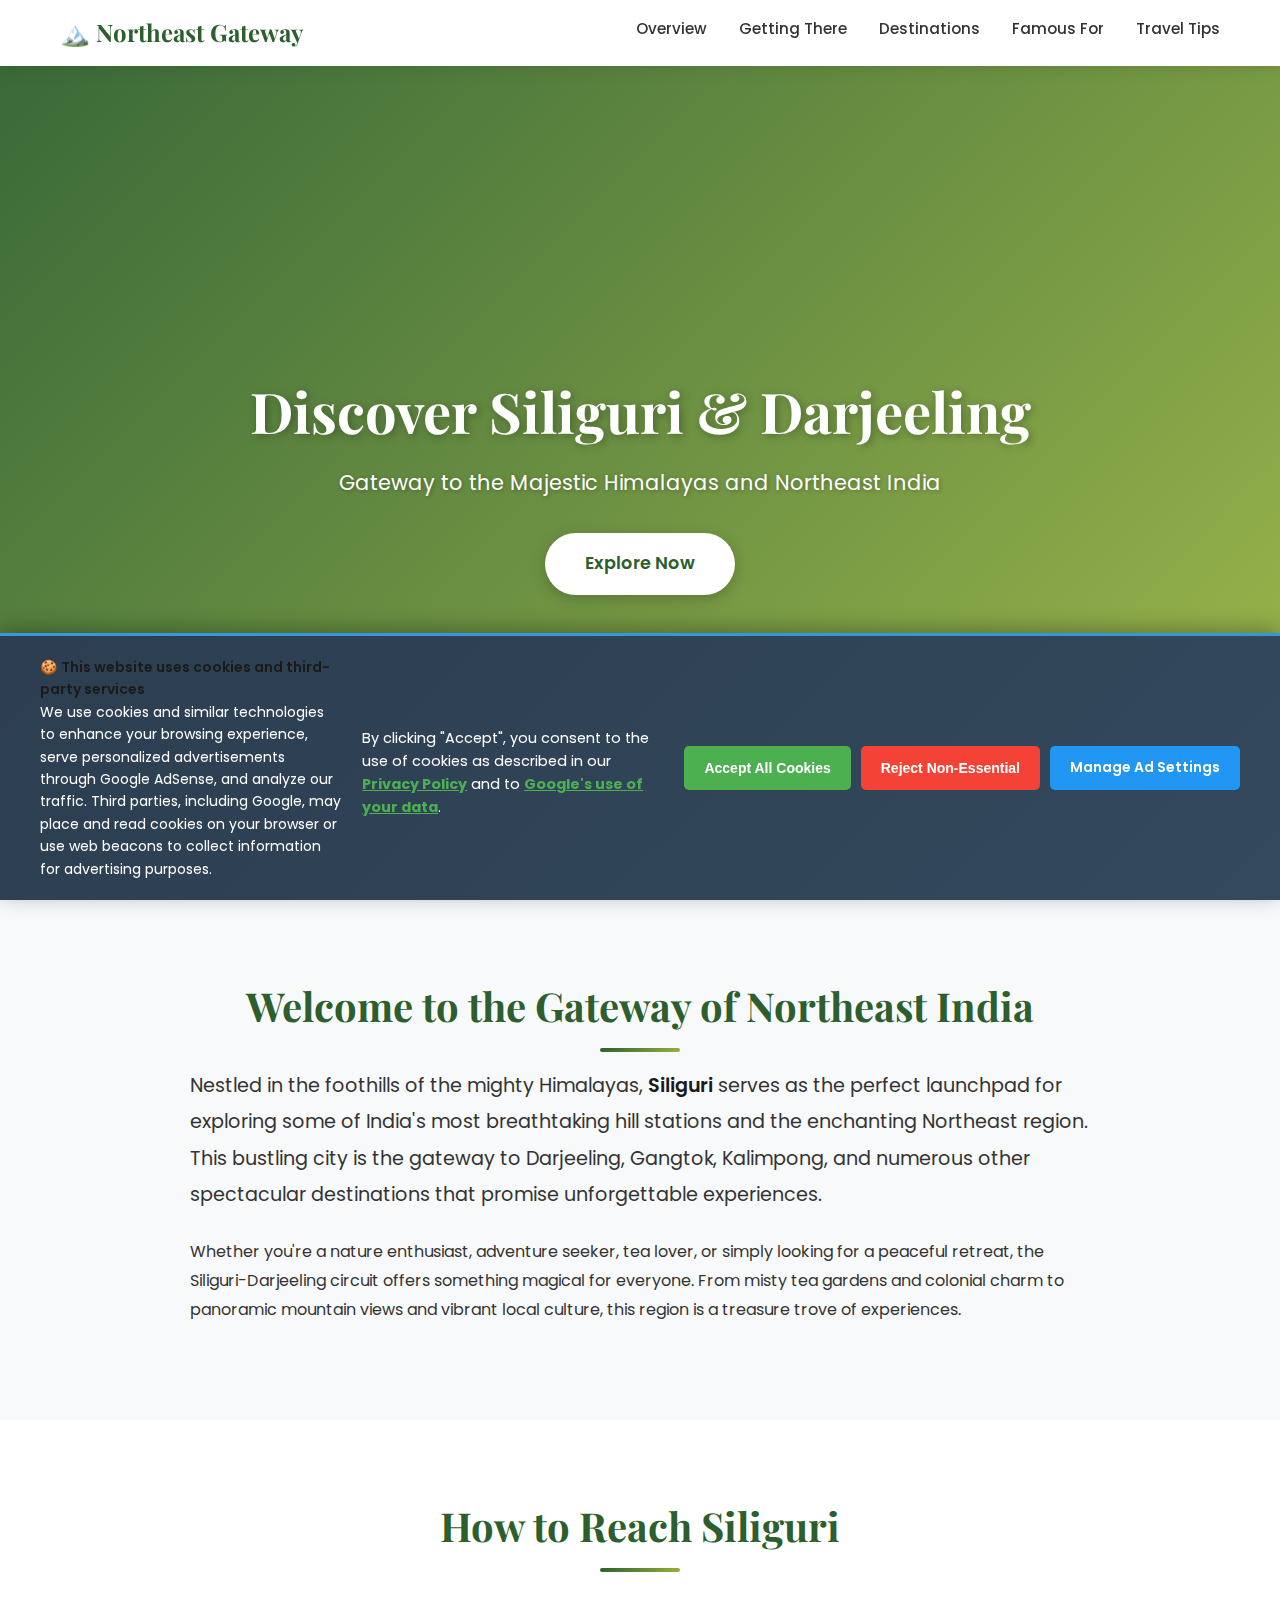
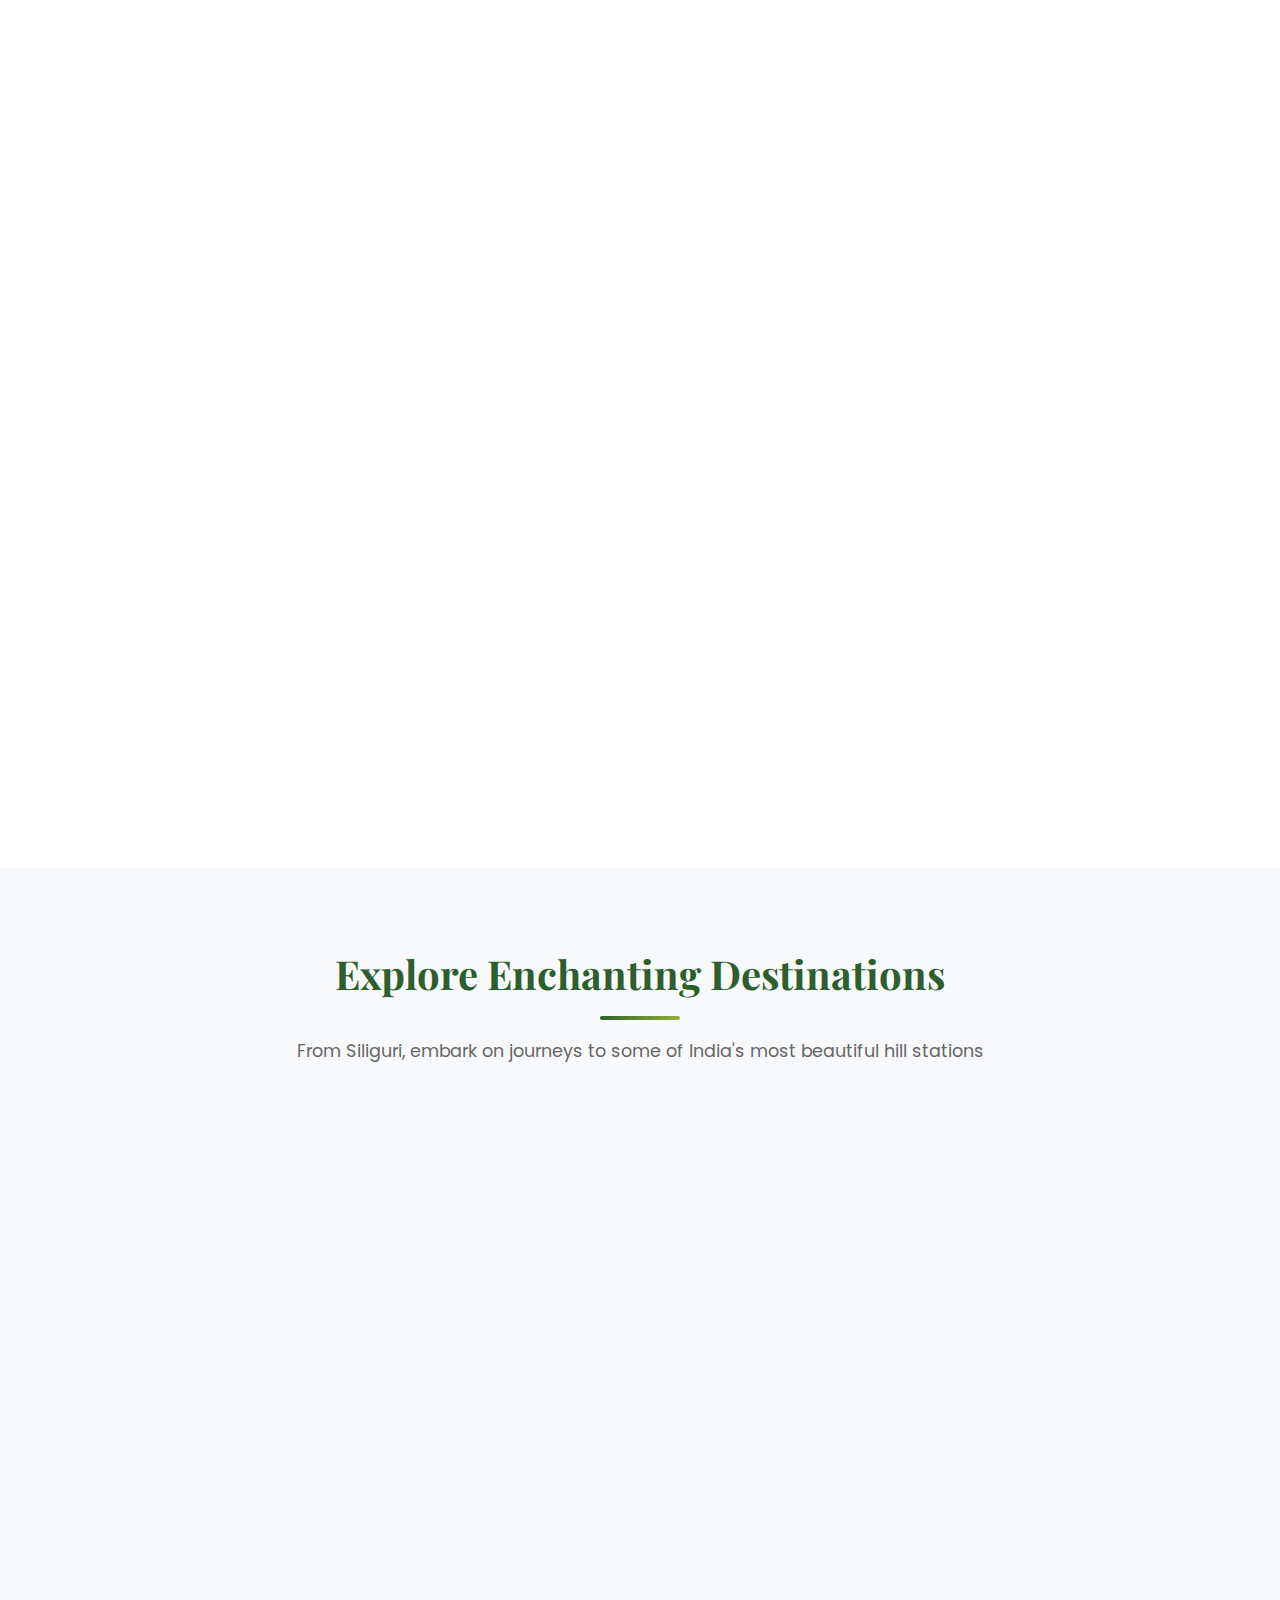
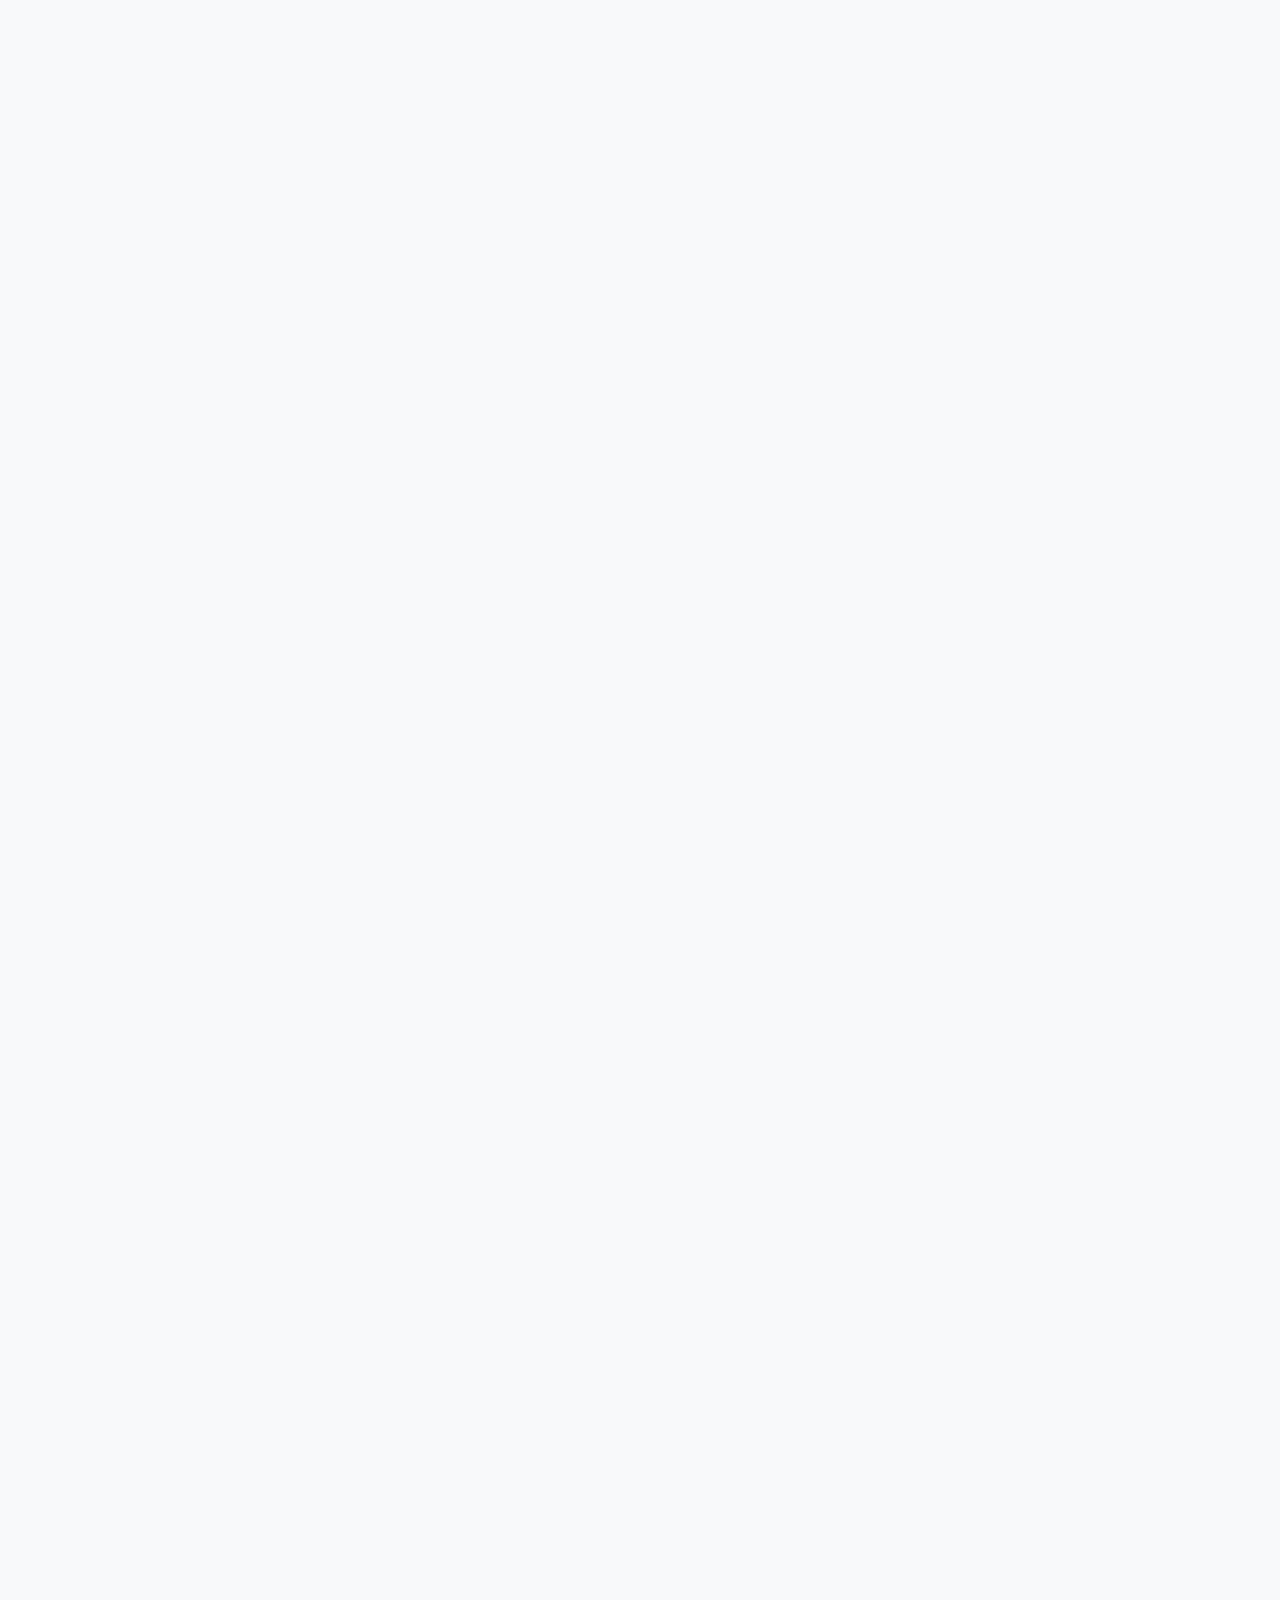
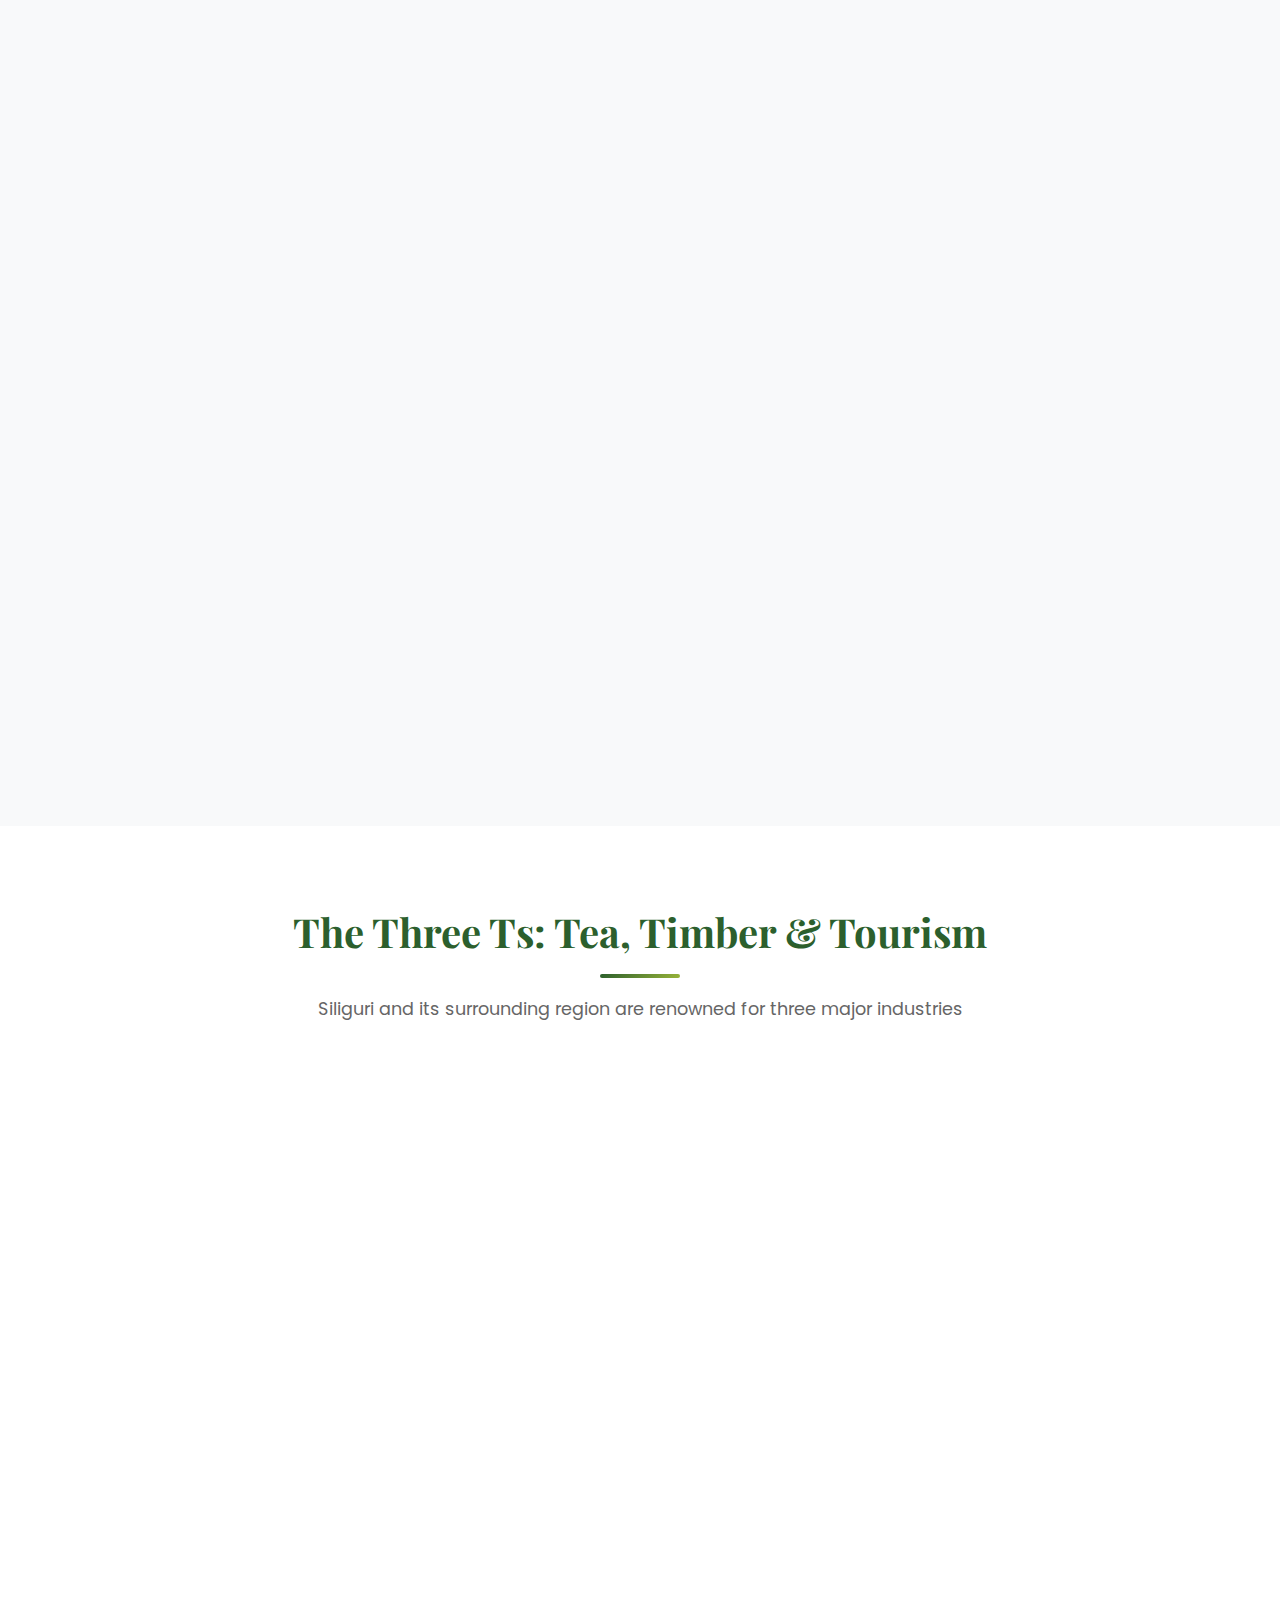
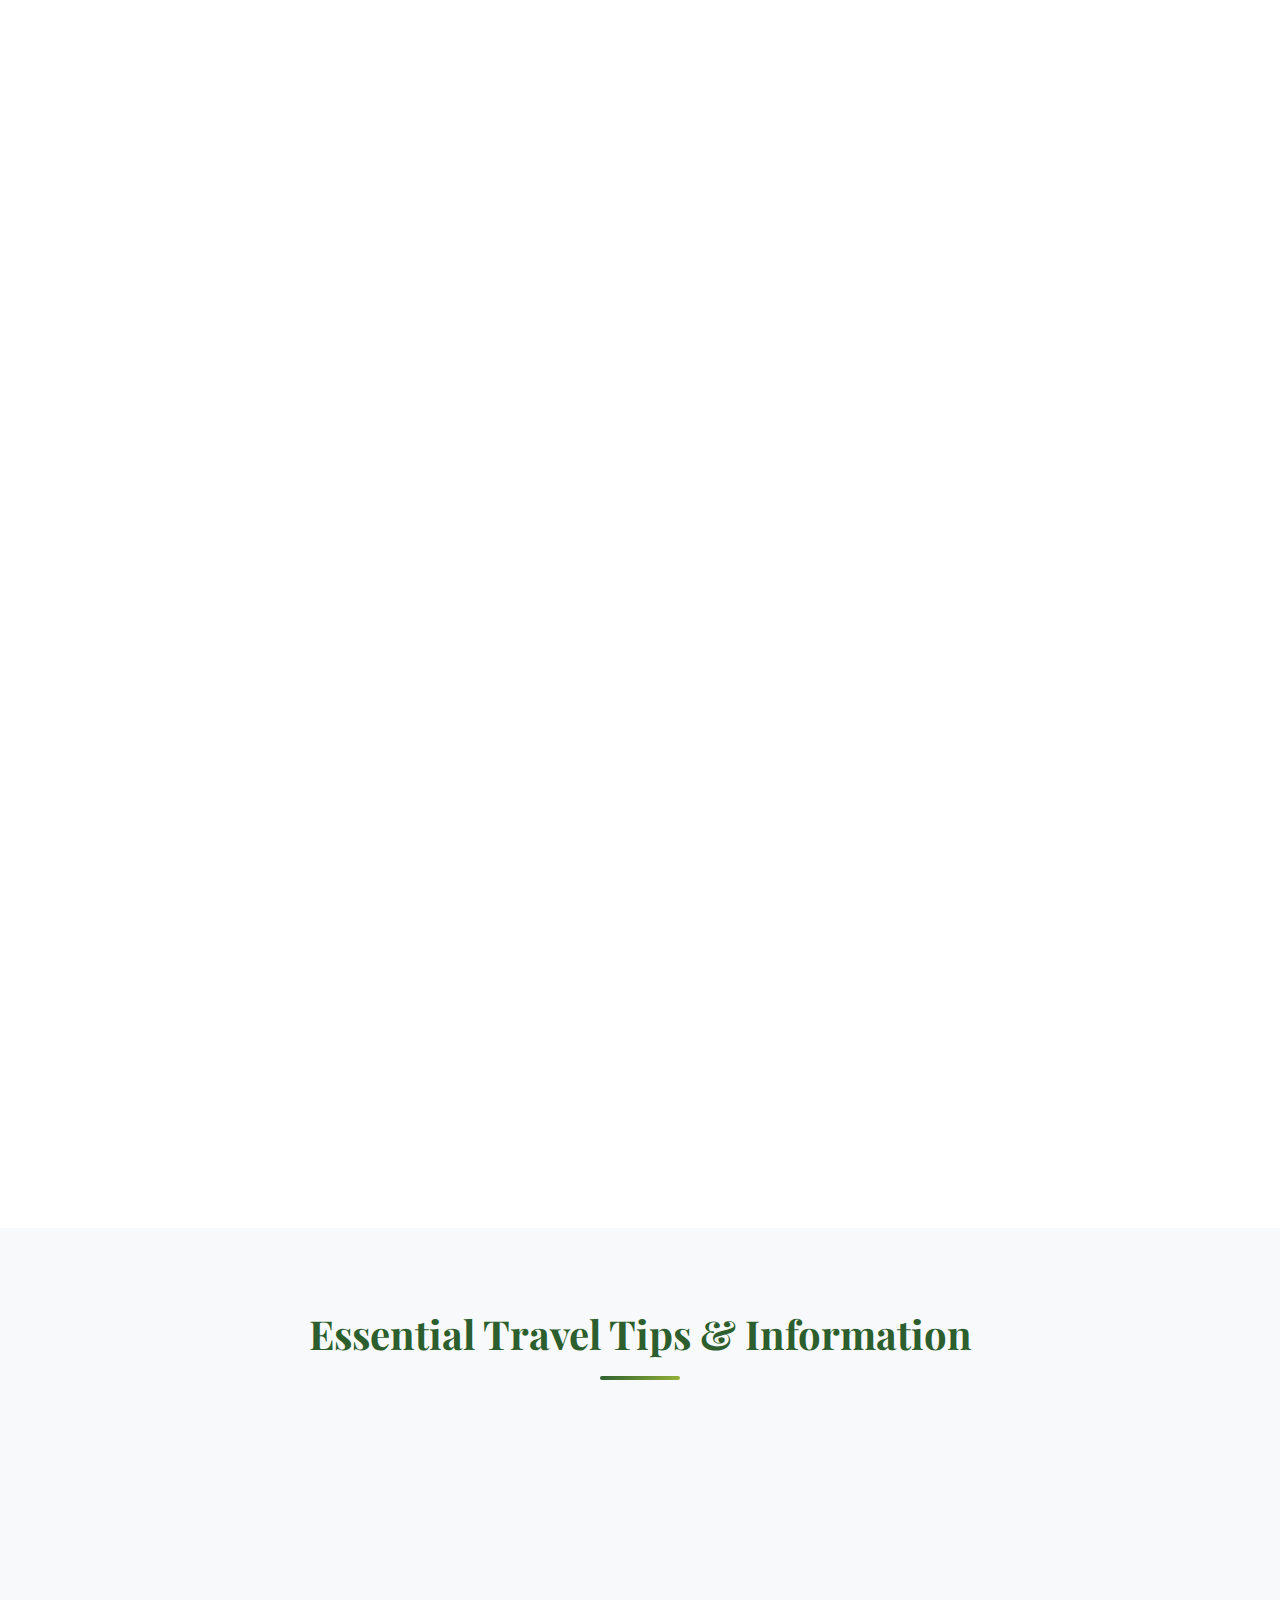
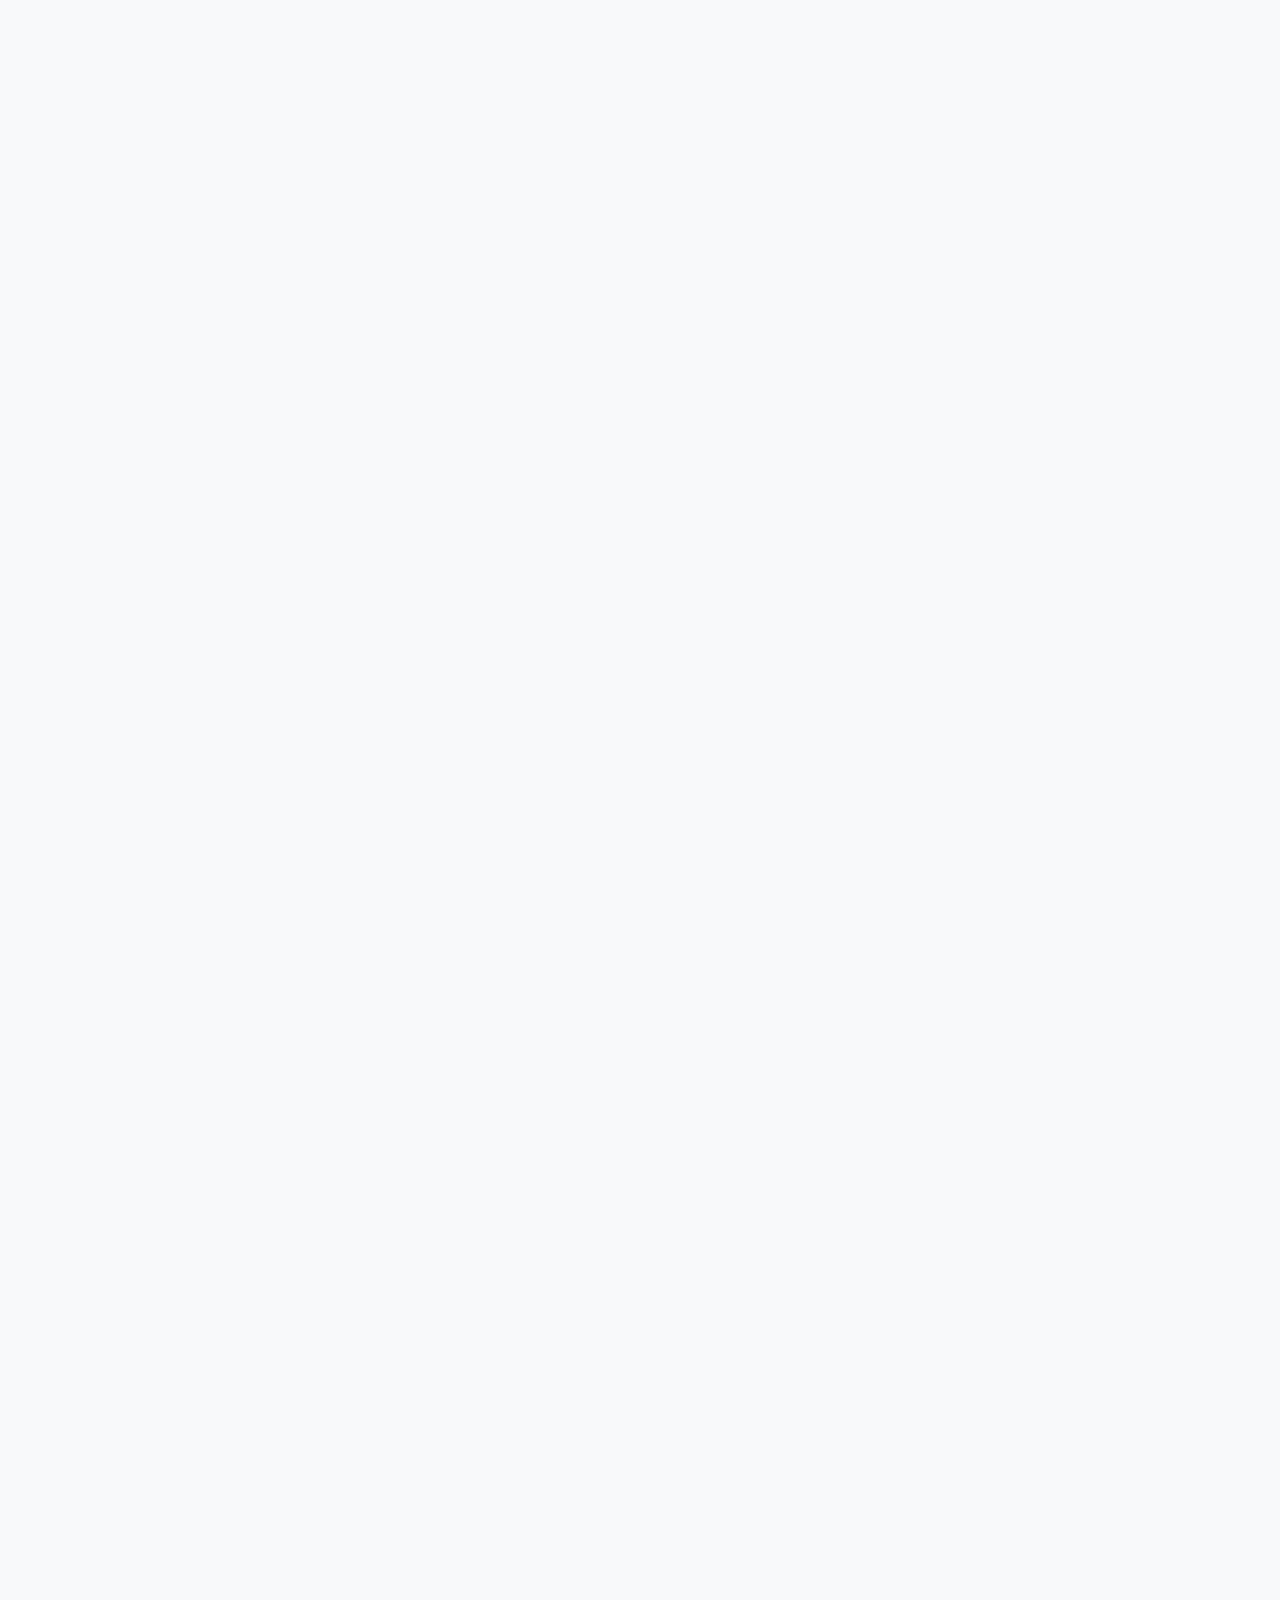
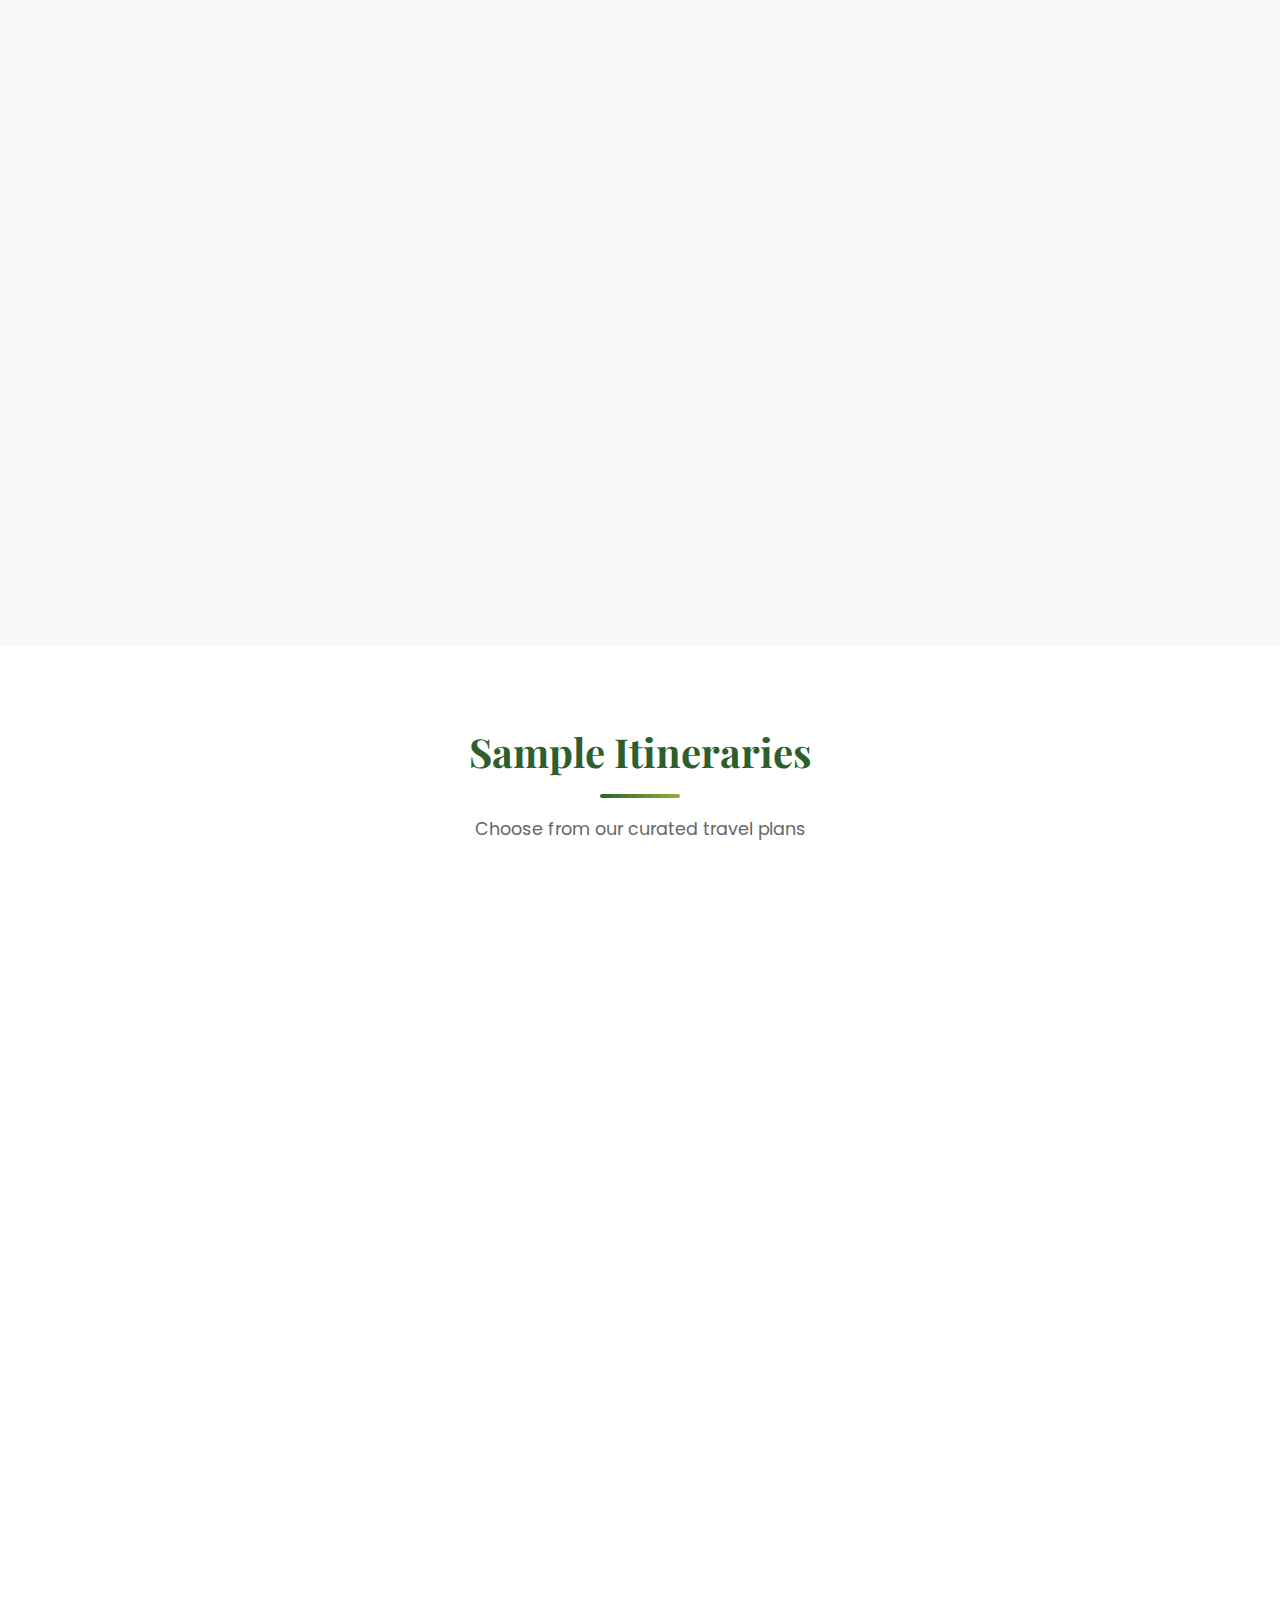
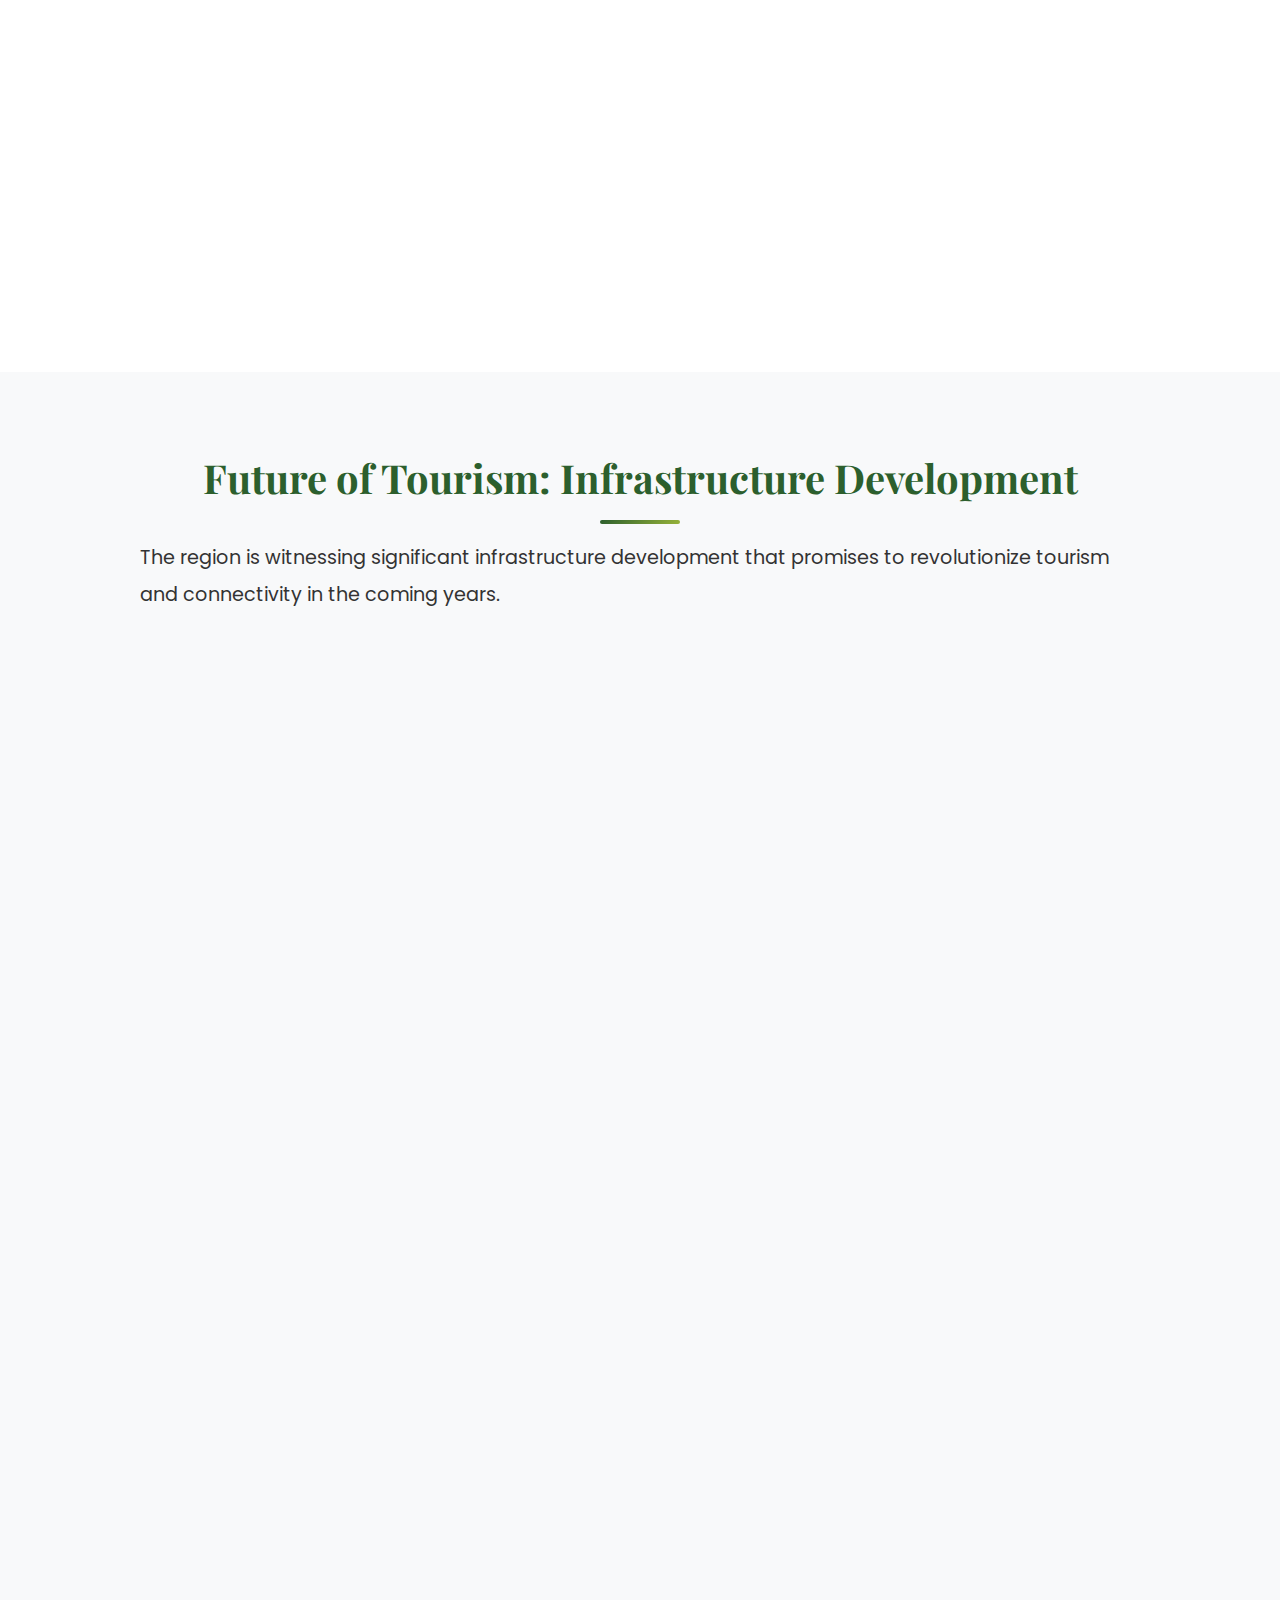
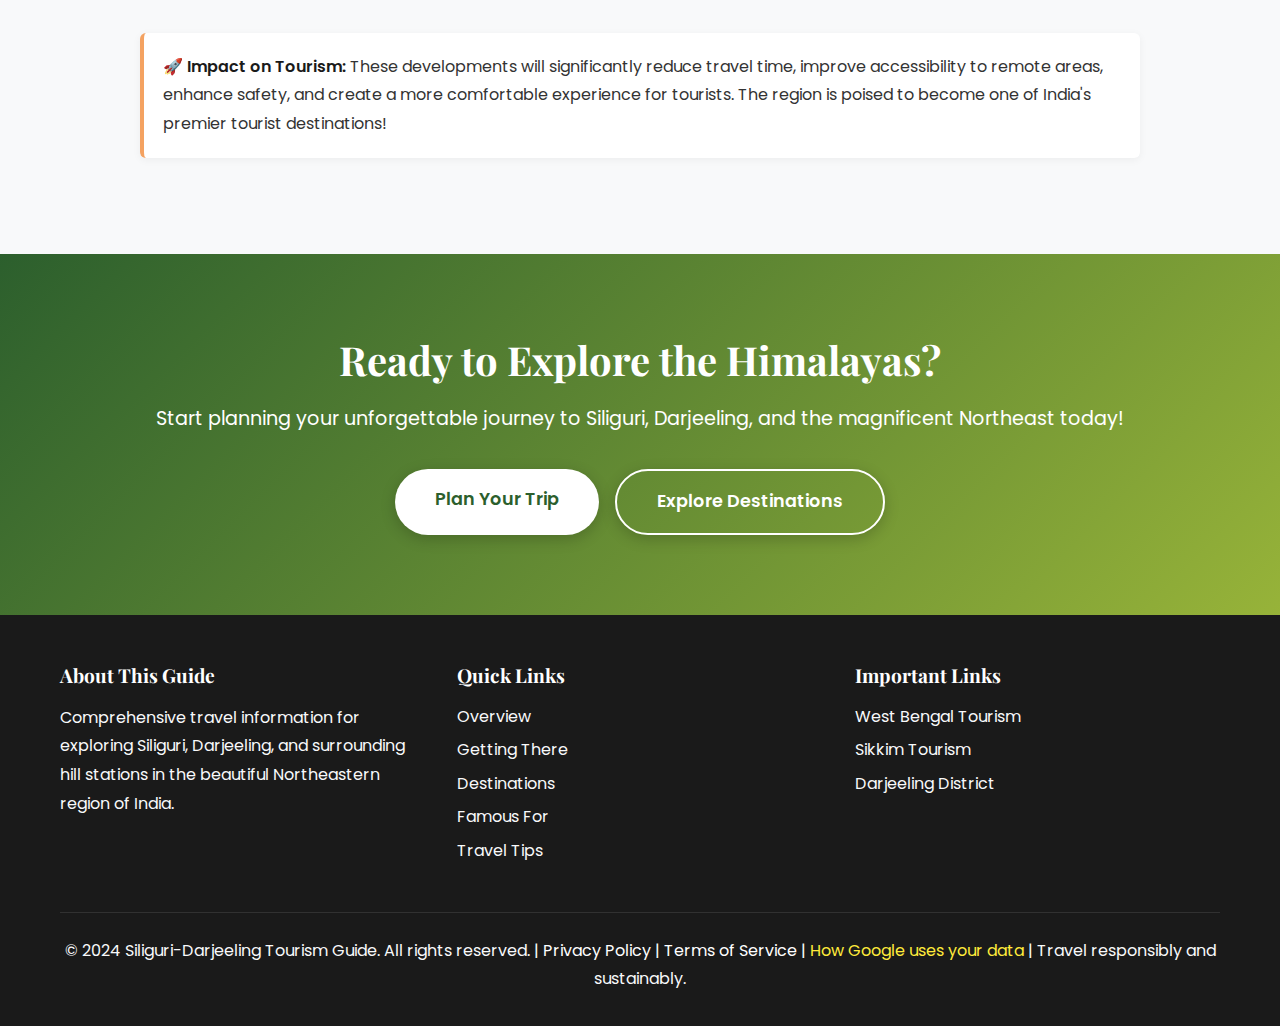
<file: index.html>
<!DOCTYPE html>
<html lang="en">

<head>
    <meta charset="UTF-8">
    <meta name="viewport" content="width=device-width, initial-scale=1.0">
    <meta name="description"
        content="Comprehensive guide to Siliguri and Darjeeling tourism - Gateway to Northeast India. Explore tea gardens, hill stations, and scenic beauty.">
    <meta name="keywords"
        content="Siliguri tourism, Darjeeling, Mirik, Kalimpong, Kurseong, Gangtok, NJP, Bagdogra, Northeast India">
    <title>Siliguri & Darjeeling Tourism: Complete Guide to Northeast India's Gateway</title>
    <link rel="stylesheet" href="styles.css">
    <link rel="preconnect" href="https://fonts.googleapis.com">
    <link rel="preconnect" href="https://fonts.gstatic.com" crossorigin>
    <link
        href="https://fonts.googleapis.com/css2?family=Playfair+Display:wght@400;700&family=Poppins:wght@300;400;600;700&display=swap"
        rel="stylesheet">
    <script async src="https://pagead2.googlesyndication.com/pagead/js/adsbygoogle.js?client=ca-pub-6322294096281900"
        crossorigin="anonymous"></script>
</head>

<body>
    <header class="hero">
        <nav class="navbar">
            <div class="container">
                <div class="nav-brand">
                    <h1>🏔️ Northeast Gateway</h1>
                </div>
                <ul class="nav-menu">
                    <li><a href="#overview">Overview</a></li>
                    <li><a href="#getting-there">Getting There</a></li>
                    <li><a href="#destinations">Destinations</a></li>
                    <li><a href="#famous-for">Famous For</a></li>
                    <li><a href="#travel-tips">Travel Tips</a></li>
                </ul>
                <button class="mobile-menu-toggle" aria-label="Toggle menu">
                    <span></span>
                    <span></span>
                    <span></span>
                </button>
            </div>
        </nav>
        <div class="hero-content">
            <div class="container">
                <h1 class="hero-title">Discover Siliguri & Darjeeling</h1>
                <p class="hero-subtitle">Gateway to the Majestic Himalayas and Northeast India</p>
                <a href="#overview" class="cta-button">Explore Now</a>
            </div>
        </div>
    </header>

    <main>
        <!-- Overview Section -->
        <section id="overview" class="section overview-section">
            <div class="container">
                <h2 class="section-title">Welcome to the Gateway of Northeast India</h2>
                <div class="intro-content">
                    <p class="lead-text">
                        Nestled in the foothills of the mighty Himalayas, <strong>Siliguri</strong> serves as the
                        perfect launchpad
                        for exploring some of India's most breathtaking hill stations and the enchanting Northeast
                        region. This bustling
                        city is the gateway to Darjeeling, Gangtok, Kalimpong, and numerous other spectacular
                        destinations that promise
                        unforgettable experiences.
                    </p>
                    <p>
                        Whether you're a nature enthusiast, adventure seeker, tea lover, or simply looking for a
                        peaceful retreat,
                        the Siliguri-Darjeeling circuit offers something magical for everyone. From misty tea gardens
                        and colonial
                        charm to panoramic mountain views and vibrant local culture, this region is a treasure trove of
                        experiences.
                    </p>
                </div>
            </div>
        </section>

        <!-- Getting There Section -->
        <section id="getting-there" class="section getting-there-section">
            <div class="container">
                <h2 class="section-title">How to Reach Siliguri</h2>
                <div class="transport-grid">
                    <div class="transport-card">
                        <div class="transport-icon">✈️</div>
                        <h3>By Air</h3>
                        <p><strong>Bagdogra Airport (IXB)</strong></p>
                        <p>The nearest airport, located just 16 km from Siliguri city center. Well-connected to major
                            Indian cities including Delhi, Mumbai, Kolkata, Bangalore, and Guwahati.</p>
                        <ul class="transport-details">
                            <li>Distance from Siliguri: 16 km (30 minutes)</li>
                            <li>Distance to Darjeeling: 95 km (3 hours)</li>
                            <li>Airport Code: IXB</li>
                            <li>Facilities: Modern terminal, car rentals, taxis, and prepaid cab services</li>
                        </ul>
                    </div>

                    <div class="transport-card">
                        <div class="transport-icon">🚂</div>
                        <h3>By Train</h3>
                        <p><strong>New Jalpaiguri (NJP) & Siliguri Junction (SGUJ)</strong></p>
                        <p>Two major railway stations serving the region with excellent connectivity.</p>
                        <ul class="transport-details">
                            <li><strong>New Jalpaiguri (NJP):</strong> Major junction connecting to all parts of India
                            </li>
                            <li><strong>Siliguri Junction (SGUJ):</strong> Central station within the city</li>
                            <li>Popular trains: Darjeeling Mail, Kanchankanya Express, Teesta Torsa Express</li>
                            <li>Direct trains from: Delhi, Kolkata, Mumbai, Chennai, Bangalore</li>
                        </ul>
                    </div>

                    <div class="transport-card">
                        <div class="transport-icon">🚗</div>
                        <h3>By Road</h3>
                        <p><strong>Excellent Highway Connectivity</strong></p>
                        <p>Siliguri is strategically located on major National Highways with ongoing development
                            projects.</p>
                        <ul class="transport-details">
                            <li><strong>NH 10:</strong> Siliguri to Gangtok (Sikkim)</li>
                            <li><strong>NH 55:</strong> Siliguri to Darjeeling</li>
                            <li><strong>NH 27:</strong> East-West corridor connecting Porbandar to Silchar</li>
                            <li><strong>NH 717:</strong> Asian Highway network</li>
                            <li>Regular bus services from Kolkata, Guwahati, Patna, and neighboring states</li>
                            <li>Highway development projects boosting tourism accessibility</li>
                        </ul>
                    </div>
                </div>
            </div>
        </section>

        <!-- Destinations Section -->
        <section id="destinations" class="section destinations-section">
            <div class="container">
                <h2 class="section-title">Explore Enchanting Destinations</h2>
                <p class="section-subtitle">From Siliguri, embark on journeys to some of India's most beautiful hill
                    stations</p>

                <div class="destination-cards">
                    <!-- Darjeeling -->
                    <article class="destination-card featured">
                        <div class="destination-image">
                            <div class="destination-badge">Must Visit</div>
                            <span class="destination-icon">🏔️</span>
                        </div>
                        <div class="destination-content">
                            <h3>Darjeeling - Queen of Hills</h3>
                            <p class="destination-distance">📍 95 km from Siliguri | ⏱️ 3 hours</p>
                            <p class="destination-description">
                                The crown jewel of the region, Darjeeling is renowned for its stunning views of
                                Kanchenjunga,
                                world-famous tea gardens, and the iconic Darjeeling Himalayan Railway (Toy Train) - a
                                UNESCO
                                World Heritage Site.
                            </p>
                            <div class="destination-highlights">
                                <h4>Top Attractions:</h4>
                                <ul>
                                    <li><strong>Tiger Hill:</strong> Witness the magical sunrise over Kanchenjunga</li>
                                    <li><strong>Batasia Loop:</strong> Scenic railway loop with war memorial</li>
                                    <li><strong>Darjeeling Toy Train:</strong> Ride the historic narrow-gauge railway
                                    </li>
                                    <li><strong>Peace Pagoda:</strong> Japanese Buddhist temple with panoramic views
                                    </li>
                                    <li><strong>Happy Valley Tea Estate:</strong> Tour authentic tea plantations</li>
                                    <li><strong>Mall Road:</strong> Shopping, dining, and colonial architecture</li>
                                    <li><strong>Himalayan Mountaineering Institute:</strong> Museum and training center
                                    </li>
                                    <li><strong>Padmaja Naidu Himalayan Zoological Park:</strong> Home to red pandas and
                                        snow leopards</li>
                                </ul>
                            </div>
                            <div class="destination-tips">
                                <p><strong>Best Time:</strong> March to May, September to November</p>
                                <p><strong>Temperature:</strong> 5°C to 15°C in winter, 15°C to 25°C in summer</p>
                            </div>
                        </div>
                    </article>

                    <!-- Mirik -->
                    <article class="destination-card">
                        <div class="destination-image">
                            <span class="destination-icon">🌊</span>
                        </div>
                        <div class="destination-content">
                            <h3>Mirik - The Serene Lakeside Town</h3>
                            <p class="destination-distance">📍 52 km from Siliguri | ⏱️ 1.5 hours</p>
                            <p class="destination-description">
                                A hidden gem offering tranquility and natural beauty, Mirik is perfect for those seeking
                                peace away from crowded tourist spots.
                            </p>
                            <div class="destination-highlights">
                                <h4>Top Attractions:</h4>
                                <ul>
                                    <li><strong>Sumendu Lake:</strong> Beautiful artificial lake with boating facilities
                                    </li>
                                    <li><strong>Arched Footbridge:</strong> Connects both sides of the lake</li>
                                    <li><strong>Tea Gardens:</strong> Lush green estates surrounding the town</li>
                                    <li><strong>Bokar Monastery:</strong> Peaceful Tibetan Buddhist monastery</li>
                                    <li><strong>Rameetey Dara:</strong> Sunrise viewpoint with Kanchenjunga views</li>
                                    <li><strong>Thurbo Tea Estate:</strong> Experience tea cultivation</li>
                                </ul>
                            </div>
                            <div class="destination-tips">
                                <p><strong>Best Time:</strong> October to May</p>
                                <p><strong>Ideal For:</strong> Honeymooners, nature lovers, photography</p>
                            </div>
                        </div>
                    </article>

                    <!-- Kalimpong -->
                    <article class="destination-card">
                        <div class="destination-image">
                            <span class="destination-icon">🌸</span>
                        </div>
                        <div class="destination-content">
                            <h3>Kalimpong - Valley of Flowers</h3>
                            <p class="destination-distance">📍 75 km from Siliguri | ⏱️ 2.5 hours</p>
                            <p class="destination-description">
                                Famous for its scenic beauty, Buddhist monasteries, churches, and thriving flower
                                industry,
                                especially orchids and gladioli.
                            </p>
                            <div class="destination-highlights">
                                <h4>Top Attractions:</h4>
                                <ul>
                                    <li><strong>Deolo Hill:</strong> Highest point offering panoramic views</li>
                                    <li><strong>Durpin Monastery:</strong> Zang Dhok Palri Phodang with Buddha statue
                                    </li>
                                    <li><strong>Flower Nurseries:</strong> Famous for orchids, cacti, and gladioli</li>
                                    <li><strong>Dr. Graham's Homes:</strong> Historic educational institution</li>
                                    <li><strong>Mangal Dham:</strong> Krishna temple with intricate architecture</li>
                                    <li><strong>Pine View Nursery:</strong> Cactus collection center</li>
                                    <li><strong>Hanuman Tok:</strong> Temple with stunning valley views</li>
                                </ul>
                            </div>
                            <div class="destination-tips">
                                <p><strong>Best Time:</strong> March to May, October to December</p>
                                <p><strong>Shopping:</strong> Handicrafts, Buddhist artifacts, local cheese</p>
                            </div>
                        </div>
                    </article>

                    <!-- Kurseong -->
                    <article class="destination-card">
                        <div class="destination-image">
                            <span class="destination-icon">🌿</span>
                        </div>
                        <div class="destination-content">
                            <h3>Kurseong - Land of White Orchids</h3>
                            <p class="destination-distance">📍 47 km from Siliguri | ⏱️ 1.5 hours</p>
                            <p class="destination-description">
                                A peaceful hill station midway between Siliguri and Darjeeling, known for its tea
                                estates,
                                schools, and pleasant climate.
                            </p>
                            <div class="destination-highlights">
                                <h4>Top Attractions:</h4>
                                <ul>
                                    <li><strong>Eagle's Craig:</strong> Viewpoint with Kanchenjunga views</li>
                                    <li><strong>Makaibari Tea Estate:</strong> World's first biodynamic tea garden</li>
                                    <li><strong>Netaji Subhash Chandra Bose Museum:</strong> Historical significance
                                    </li>
                                    <li><strong>Chimney:</strong> Famous picnic spot</li>
                                    <li><strong>Ambootia Tea Estate:</strong> Scenic tea plantation</li>
                                    <li><strong>Dowhill Forest:</strong> Dense forest area</li>
                                </ul>
                            </div>
                            <div class="destination-tips">
                                <p><strong>Best Time:</strong> March to June, September to November</p>
                                <p><strong>Ideal For:</strong> Quiet retreat, toy train journey</p>
                            </div>
                        </div>
                    </article>

                    <!-- Gangtok -->
                    <article class="destination-card featured">
                        <div class="destination-image">
                            <div class="destination-badge">Popular</div>
                            <span class="destination-icon">⛰️</span>
                        </div>
                        <div class="destination-content">
                            <h3>Gangtok - Capital of Sikkim</h3>
                            <p class="destination-distance">📍 115 km from Siliguri | ⏱️ 4 hours</p>
                            <p class="destination-description">
                                The vibrant capital of Sikkim, offering a perfect blend of natural beauty, Buddhist
                                culture,
                                and modern amenities. Gateway to North and East Sikkim.
                            </p>
                            <div class="destination-highlights">
                                <h4>Top Attractions:</h4>
                                <ul>
                                    <li><strong>MG Marg:</strong> Clean pedestrian-only street for shopping and dining
                                    </li>
                                    <li><strong>Tsomgo Lake:</strong> Sacred glacial lake (40 km from Gangtok)</li>
                                    <li><strong>Rumtek Monastery:</strong> Largest monastery in Sikkim</li>
                                    <li><strong>Nathula Pass:</strong> Indo-China border (permits required)</li>
                                    <li><strong>Hanuman Tok:</strong> Temple with panoramic views</li>
                                    <li><strong>Enchey Monastery:</strong> 200-year-old monastery</li>
                                    <li><strong>Ganesh Tok:</strong> Small Ganesh temple viewpoint</li>
                                    <li><strong>Tashi Viewpoint:</strong> Kanchenjunga sunrise views</li>
                                </ul>
                            </div>
                            <div class="destination-tips">
                                <p><strong>Best Time:</strong> March to June, September to December</p>
                                <p><strong>Note:</strong> Inner Line Permit required for tourists</p>
                            </div>
                        </div>
                    </article>

                    <!-- Other Destinations -->
                    <article class="destination-card">
                        <div class="destination-image">
                            <span class="destination-icon">🎯</span>
                        </div>
                        <div class="destination-content">
                            <h3>Other Notable Destinations</h3>
                            <p class="destination-description">
                                Explore more hidden gems and beautiful spots around Siliguri:
                            </p>
                            <div class="destination-highlights">
                                <ul>
                                    <li><strong>Namchi (Sikkim):</strong> Rock Garden and Char Dham complex</li>
                                    <li><strong>Pelling (Sikkim):</strong> Pemayangtse Monastery, Khecheopalri Lake</li>
                                    <li><strong>Lava & Lolegaon:</strong> Offbeat forest villages</li>
                                    <li><strong>Jaldhaka:</strong> River rafting and forest bungalows</li>
                                    <li><strong>Gorubathan:</strong> Gateway to Neora Valley National Park</li>
                                    <li><strong>Takdah:</strong> Orchid sanctuary and tea gardens</li>
                                    <li><strong>Pedong:</strong> Silk Route destination</li>
                                    <li><strong>Rishyap:</strong> Pristine village with mountain views</li>
                                </ul>
                            </div>
                        </div>
                    </article>
                </div>
            </div>
        </section>

        <!-- Famous For Section -->
        <section id="famous-for" class="section famous-section">
            <div class="container">
                <h2 class="section-title">The Three Ts: Tea, Timber & Tourism</h2>
                <p class="section-subtitle">Siliguri and its surrounding region are renowned for three major industries
                </p>

                <div class="famous-grid">
                    <!-- Tea -->
                    <div class="famous-card">
                        <div class="famous-icon">🍵</div>
                        <h3>Tea - The Golden Leaf</h3>
                        <div class="famous-content">
                            <p>
                                The Darjeeling and Dooars region produces some of the world's finest teas, known
                                globally
                                as "Darjeeling Tea" - often called the "Champagne of Teas."
                            </p>
                            <h4>Tea Experience:</h4>
                            <ul>
                                <li><strong>Famous Tea Estates:</strong> Happy Valley, Makaibari, Glenburn, Margaret's
                                    Hope, Castleton</li>
                                <li><strong>Tea Tourism:</strong> Factory tours, tea tasting sessions, stay at tea
                                    estate bungalows</li>
                                <li><strong>Harvest Seasons:</strong>
                                    <ul class="nested-list">
                                        <li>First Flush (March-April): Light, delicate flavor</li>
                                        <li>Second Flush (May-June): Full-bodied, muscatel flavor</li>
                                        <li>Monsoon Flush (July-September): Strong, bold taste</li>
                                        <li>Autumn Flush (October-November): Mellow, smooth</li>
                                    </ul>
                                </li>
                                <li><strong>Shopping:</strong> Buy authentic Darjeeling tea directly from estates</li>
                                <li><strong>Tea Gardens:</strong> Scenic landscapes perfect for photography</li>
                            </ul>
                            <p class="highlight-box">
                                💡 <strong>Did You Know?</strong> Darjeeling tea has a Protected Geographical Indication
                                (GI) status,
                                making it one of the most sought-after teas globally.
                            </p>
                        </div>
                    </div>

                    <!-- Timber -->
                    <div class="famous-card">
                        <div class="famous-icon">🌲</div>
                        <h3>Timber - Forest Wealth</h3>
                        <div class="famous-content">
                            <p>
                                The region is blessed with extensive forest cover, contributing significantly to India's
                                timber industry while maintaining ecological balance.
                            </p>
                            <h4>Forest Heritage:</h4>
                            <ul>
                                <li><strong>Dense Forests:</strong> Sal, teak, and other hardwood species</li>
                                <li><strong>Forest Reserves:</strong> Mahananda Wildlife Sanctuary, Neora Valley
                                    National Park</li>
                                <li><strong>Timber Trade:</strong> Siliguri serves as a major timber market</li>
                                <li><strong>Sustainable Practices:</strong> Focus on conservation and reforestation</li>
                                <li><strong>Biodiversity:</strong> Rich flora and fauna in forested regions</li>
                            </ul>
                            <h4>Eco-Tourism Opportunities:</h4>
                            <ul>
                                <li>Wildlife safaris in Gorumara and Jaldapara</li>
                                <li>Bird watching in forest areas</li>
                                <li>Nature trails and trekking routes</li>
                                <li>Forest bungalow stays</li>
                            </ul>
                        </div>
                    </div>

                    <!-- Tourism -->
                    <div class="famous-card">
                        <div class="famous-icon">🎒</div>
                        <h3>Tourism - The Backbone</h3>
                        <div class="famous-content">
                            <p>
                                Tourism is the lifeblood of the region, with millions of visitors arriving annually to
                                experience the Himalayan beauty, cultural diversity, and adventure opportunities.
                            </p>
                            <h4>Tourism Highlights:</h4>
                            <ul>
                                <li><strong>Diverse Experiences:</strong> Hill stations, wildlife, culture, adventure
                                </li>
                                <li><strong>Infrastructure:</strong> Wide range of accommodations from budget to luxury
                                </li>
                                <li><strong>Connectivity:</strong> Improved roads, airport, and rail connectivity</li>
                                <li><strong>Season:</strong> Year-round destination with peak seasons</li>
                                <li><strong>Economic Impact:</strong> Major employment and revenue generator</li>
                            </ul>
                            <h4>Types of Tourism:</h4>
                            <ul>
                                <li><strong>Adventure Tourism:</strong> Trekking, river rafting, paragliding, mountain
                                    biking</li>
                                <li><strong>Cultural Tourism:</strong> Monasteries, festivals, local traditions</li>
                                <li><strong>Eco-Tourism:</strong> Wildlife sanctuaries, nature walks, bird watching</li>
                                <li><strong>Heritage Tourism:</strong> Colonial architecture, toy train, museums</li>
                                <li><strong>Spiritual Tourism:</strong> Buddhist monasteries, Hindu temples</li>
                            </ul>
                            <p class="highlight-box">
                                📈 <strong>Development:</strong> New NH highways under construction will significantly
                                boost
                                accessibility and tourism potential in the coming years.
                            </p>
                        </div>
                    </div>
                </div>
            </div>
        </section>

        <!-- Travel Tips Section -->
        <section id="travel-tips" class="section travel-tips-section">
            <div class="container">
                <h2 class="section-title">Essential Travel Tips & Information</h2>

                <div class="tips-grid">
                    <div class="tip-card">
                        <h3>📅 Best Time to Visit</h3>
                        <ul>
                            <li><strong>Peak Season:</strong> March to May, October to December - Pleasant weather,
                                clear mountain views</li>
                            <li><strong>Monsoon:</strong> June to September - Heavy rainfall, landslides possible, but
                                lush greenery</li>
                            <li><strong>Winter:</strong> December to February - Cold weather, occasional snowfall in
                                higher areas</li>
                            <li><strong>Summer:</strong> March to June - Ideal for escaping plains' heat</li>
                        </ul>
                    </div>

                    <div class="tip-card">
                        <h3>🎒 Packing Essentials</h3>
                        <ul>
                            <li>Warm clothing (layered approach recommended)</li>
                            <li>Comfortable walking shoes</li>
                            <li>Rain gear and umbrella</li>
                            <li>Sunscreen, sunglasses, and hat</li>
                            <li>Basic medicines and first aid kit</li>
                            <li>Camera and extra batteries</li>
                            <li>Power bank for devices</li>
                            <li>Valid ID proofs and permits (for Sikkim)</li>
                        </ul>
                    </div>

                    <div class="tip-card">
                        <h3>📝 Permits & Documents</h3>
                        <ul>
                            <li><strong>Sikkim Permit:</strong> Required for Gangtok and other Sikkim destinations
                                <ul class="nested-list">
                                    <li>Available online or at entry checkpoints</li>
                                    <li>Free for Indian nationals</li>
                                    <li>Bring passport-size photos and ID proof</li>
                                </ul>
                            </li>
                            <li><strong>Protected Area Permits:</strong> For Nathula Pass, North Sikkim</li>
                            <li><strong>ID Proof:</strong> Carry Aadhaar card, Passport, or Driving License</li>
                        </ul>
                    </div>

                    <div class="tip-card">
                        <h3>💰 Budget Planning</h3>
                        <ul>
                            <li><strong>Budget Travelers:</strong> ₹1,500-2,500 per day (accommodation, food, local
                                transport)</li>
                            <li><strong>Mid-Range:</strong> ₹3,000-5,000 per day (comfortable hotels, dining)</li>
                            <li><strong>Luxury:</strong> ₹6,000+ per day (premium hotels, private cabs)</li>
                            <li>Book accommodations in advance during peak season</li>
                            <li>Shared taxis and local transport are economical</li>
                            <li>ATMs available in major towns</li>
                        </ul>
                    </div>

                    <div class="tip-card">
                        <h3>🚗 Local Transportation</h3>
                        <ul>
                            <li><strong>Shared Taxis:</strong> Economical option, fixed rates, regular departures</li>
                            <li><strong>Reserved Taxis:</strong> Private hire, comfortable for families</li>
                            <li><strong>Local Buses:</strong> Cheapest option, slower but scenic</li>
                            <li><strong>Car Rentals:</strong> Available with or without driver</li>
                            <li><strong>Toy Train:</strong> Heritage experience (Darjeeling)</li>
                            <li>Pre-book taxis during peak season</li>
                        </ul>
                    </div>

                    <div class="tip-card">
                        <h3>🍽️ Food & Cuisine</h3>
                        <ul>
                            <li><strong>Local Specialties:</strong> Momos, Thukpa, Churpee, Sel Roti</li>
                            <li><strong>Tibetan Cuisine:</strong> Widely available in all hill stations</li>
                            <li><strong>Indian Cuisine:</strong> North and South Indian options</li>
                            <li><strong>Must Try:</strong> Darjeeling tea, local cheese, organic vegetables</li>
                            <li><strong>Hygiene:</strong> Stick to reputed restaurants</li>
                            <li>Carry water purification tablets</li>
                        </ul>
                    </div>

                    <div class="tip-card">
                        <h3>🏨 Accommodation Options</h3>
                        <ul>
                            <li><strong>Hotels & Resorts:</strong> Wide range from budget to luxury</li>
                            <li><strong>Homestays:</strong> Experience local culture and hospitality</li>
                            <li><strong>Heritage Hotels:</strong> Colonial-era properties with charm</li>
                            <li><strong>Tea Estate Bungalows:</strong> Unique stay experience</li>
                            <li><strong>Hostels:</strong> Budget-friendly for backpackers</li>
                            <li>Book well in advance for peak season</li>
                        </ul>
                    </div>

                    <div class="tip-card">
                        <h3>📱 Connectivity & Network</h3>
                        <ul>
                            <li>Mobile networks: BSNL, Jio, Airtel work well in most areas</li>
                            <li>Wi-Fi available in hotels and cafes</li>
                            <li>Limited connectivity in remote areas</li>
                            <li>Download offline maps beforehand</li>
                            <li>Inform family about itinerary</li>
                        </ul>
                    </div>

                    <div class="tip-card">
                        <h3>⚠️ Safety Tips</h3>
                        <ul>
                            <li>Check weather conditions before travel</li>
                            <li>Be cautious during monsoon (landslides)</li>
                            <li>Carry sufficient warm clothing</li>
                            <li>Stay hydrated at high altitudes</li>
                            <li>Follow local guidelines and rules</li>
                            <li>Keep emergency numbers handy</li>
                            <li>Travel insurance recommended</li>
                        </ul>
                    </div>

                    <div class="tip-card">
                        <h3>🌍 Responsible Tourism</h3>
                        <ul>
                            <li>Don't litter - carry your trash</li>
                            <li>Respect local culture and traditions</li>
                            <li>Use eco-friendly products</li>
                            <li>Don't pluck flowers or disturb wildlife</li>
                            <li>Support local businesses</li>
                            <li>Use water responsibly</li>
                            <li>Avoid plastic bags</li>
                        </ul>
                    </div>

                    <div class="tip-card">
                        <h3>📞 Important Contacts</h3>
                        <ul>
                            <li><strong>Emergency:</strong> 112</li>
                            <li><strong>Police:</strong> 100</li>
                            <li><strong>Ambulance:</strong> 108</li>
                            <li><strong>Tourist Helpline:</strong> 1363</li>
                            <li><strong>Darjeeling Tourist Office:</strong> +91-354-225-4102</li>
                            <li><strong>Sikkim Tourism:</strong> +91-3592-221-634</li>
                        </ul>
                    </div>

                    <div class="tip-card">
                        <h3>🎭 Cultural Etiquette</h3>
                        <ul>
                            <li>Remove shoes before entering monasteries</li>
                            <li>Dress modestly at religious places</li>
                            <li>Ask permission before photographing people</li>
                            <li>Walk clockwise around monasteries</li>
                            <li>Don't touch religious objects without permission</li>
                            <li>Be respectful during prayer times</li>
                        </ul>
                    </div>
                </div>
            </div>
        </section>

        <!-- Sample Itinerary Section -->
        <section class="section itinerary-section">
            <div class="container">
                <h2 class="section-title">Sample Itineraries</h2>
                <p class="section-subtitle">Choose from our curated travel plans</p>

                <div class="itinerary-cards">
                    <div class="itinerary-card">
                        <h3>🌟 7-Day Classic Tour</h3>
                        <div class="itinerary-content">
                            <ul class="itinerary-list">
                                <li><strong>Day 1:</strong> Arrive Bagdogra/NJP → Siliguri (city exploration)</li>
                                <li><strong>Day 2:</strong> Siliguri → Darjeeling (Tiger Hill at sunrise, local
                                    sightseeing)</li>
                                <li><strong>Day 3:</strong> Darjeeling (Toy Train, tea gardens, Mall Road)</li>
                                <li><strong>Day 4:</strong> Darjeeling → Mirik (lake, gardens) → Overnight Mirik</li>
                                <li><strong>Day 5:</strong> Mirik → Kalimpong (monasteries, nurseries)</li>
                                <li><strong>Day 6:</strong> Kalimpong → Gangtok (MG Marg exploration)</li>
                                <li><strong>Day 7:</strong> Gangtok (Tsomgo Lake, Baba Mandir) → Departure</li>
                            </ul>
                        </div>
                    </div>

                    <div class="itinerary-card">
                        <h3>⚡ 4-Day Quick Getaway</h3>
                        <div class="itinerary-content">
                            <ul class="itinerary-list">
                                <li><strong>Day 1:</strong> Arrive → Darjeeling (evening exploration)</li>
                                <li><strong>Day 2:</strong> Darjeeling (Tiger Hill, Toy Train, tea estate)</li>
                                <li><strong>Day 3:</strong> Darjeeling → Gangtok (scenic drive)</li>
                                <li><strong>Day 4:</strong> Gangtok sightseeing → Departure</li>
                            </ul>
                        </div>
                    </div>

                    <div class="itinerary-card">
                        <h3>🎒 10-Day Comprehensive Tour</h3>
                        <div class="itinerary-content">
                            <ul class="itinerary-list">
                                <li><strong>Day 1:</strong> Arrive Bagdogra → Siliguri</li>
                                <li><strong>Day 2:</strong> Siliguri → Kurseong → Darjeeling</li>
                                <li><strong>Day 3:</strong> Darjeeling exploration (Tiger Hill, Toy Train)</li>
                                <li><strong>Day 4:</strong> Darjeeling (tea estates, museums)</li>
                                <li><strong>Day 5:</strong> Darjeeling → Mirik → Overnight Mirik</li>
                                <li><strong>Day 6:</strong> Mirik → Kalimpong (full day exploration)</li>
                                <li><strong>Day 7:</strong> Kalimpong → Gangtok</li>
                                <li><strong>Day 8:</strong> Gangtok (Tsomgo Lake, Nathula Pass)</li>
                                <li><strong>Day 9:</strong> Gangtok → Pelling or Namchi</li>
                                <li><strong>Day 10:</strong> Return journey → Departure</li>
                            </ul>
                        </div>
                    </div>
                </div>
            </div>
        </section>

        <!-- Infrastructure Development Section -->
        <section class="section infrastructure-section">
            <div class="container">
                <h2 class="section-title">Future of Tourism: Infrastructure Development</h2>
                <div class="infrastructure-content">
                    <p class="lead-text">
                        The region is witnessing significant infrastructure development that promises to revolutionize
                        tourism and connectivity in the coming years.
                    </p>

                    <div class="development-grid">
                        <div class="development-card">
                            <h3>🛣️ Highway Projects</h3>
                            <ul>
                                <li>Widening and upgrading of existing National Highways</li>
                                <li>New bypass roads to reduce congestion</li>
                                <li>Improved road safety measures</li>
                                <li>Better signage and tourist information boards</li>
                                <li>Reduced travel time between destinations</li>
                            </ul>
                        </div>

                        <div class="development-card">
                            <h3>✈️ Airport Expansion</h3>
                            <ul>
                                <li>Bagdogra Airport modernization underway</li>
                                <li>Pakyong Airport (Sikkim) operational</li>
                                <li>Increased flight connectivity to major cities</li>
                                <li>Enhanced passenger facilities</li>
                            </ul>
                        </div>

                        <div class="development-card">
                            <h3>🚂 Railway Connectivity</h3>
                            <ul>
                                <li>NJP station being upgraded</li>
                                <li>New train services being introduced</li>
                                <li>Better passenger amenities</li>
                                <li>Digital ticketing and information systems</li>
                            </ul>
                        </div>

                        <div class="development-card">
                            <h3>🏗️ Tourism Infrastructure</h3>
                            <ul>
                                <li>New hotels and resorts under construction</li>
                                <li>Development of adventure tourism facilities</li>
                                <li>Tourist information centers</li>
                                <li>Improved public amenities</li>
                                <li>Digital tourism initiatives</li>
                            </ul>
                        </div>
                    </div>

                    <p class="highlight-box">
                        🚀 <strong>Impact on Tourism:</strong> These developments will significantly reduce travel time,
                        improve accessibility to remote areas, enhance safety, and create a more comfortable experience
                        for tourists. The region is poised to become one of India's premier tourist destinations!
                    </p>
                </div>
            </div>
        </section>

        <!-- Call to Action Section -->
        <section class="section cta-section">
            <div class="container">
                <div class="cta-content">
                    <h2>Ready to Explore the Himalayas?</h2>
                    <p>Start planning your unforgettable journey to Siliguri, Darjeeling, and the magnificent Northeast
                        today!</p>
                    <div class="cta-buttons">
                        <a href="#getting-there" class="cta-button primary">Plan Your Trip</a>
                        <a href="#destinations" class="cta-button secondary">Explore Destinations</a>
                    </div>
                </div>
            </div>
        </section>
    </main>

    <footer class="footer">
        <div class="container">
            <div class="footer-content">
                <div class="footer-section">
                    <h3>About This Guide</h3>
                    <p>
                        Comprehensive travel information for exploring Siliguri, Darjeeling, and surrounding
                        hill stations in the beautiful Northeastern region of India.
                    </p>
                </div>
                <div class="footer-section">
                    <h3>Quick Links</h3>
                    <ul>
                        <li><a href="#overview">Overview</a></li>
                        <li><a href="#getting-there">Getting There</a></li>
                        <li><a href="#destinations">Destinations</a></li>
                        <li><a href="#famous-for">Famous For</a></li>
                        <li><a href="#travel-tips">Travel Tips</a></li>
                    </ul>
                </div>
                <div class="footer-section">
                    <h3>Important Links</h3>
                    <ul>
                        <li><a href="https://www.wbtourismgov.in" target="_blank" rel="noopener">West Bengal Tourism</a>
                        </li>
                        <li><a href="https://www.sikkimtourism.gov.in" target="_blank" rel="noopener">Sikkim Tourism</a>
                        </li>
                        <li><a href="https://www.darjeeling.gov.in" target="_blank" rel="noopener">Darjeeling
                                District</a></li>
                    </ul>
                </div>
            </div>
            <div class="footer-bottom">
                <p>&copy; 2024 Siliguri-Darjeeling Tourism Guide. All rights reserved. | <a href="privacy-policy.html" style="color: white;">Privacy Policy</a> | <a href="terms-of-service.html" style="color: white;">Terms of Service</a> | <a href="https://www.google.com/policies/privacy/partners/" target="_blank" rel="noopener" style="color: #ffeb3b;">How Google uses your data</a> | Travel responsibly and sustainably.</p>
            </div>
        </div>
    </footer>

    <script src="script.js"></script>
    <script src="cookie-consent.js"></script>
</body>

</html>
</file>
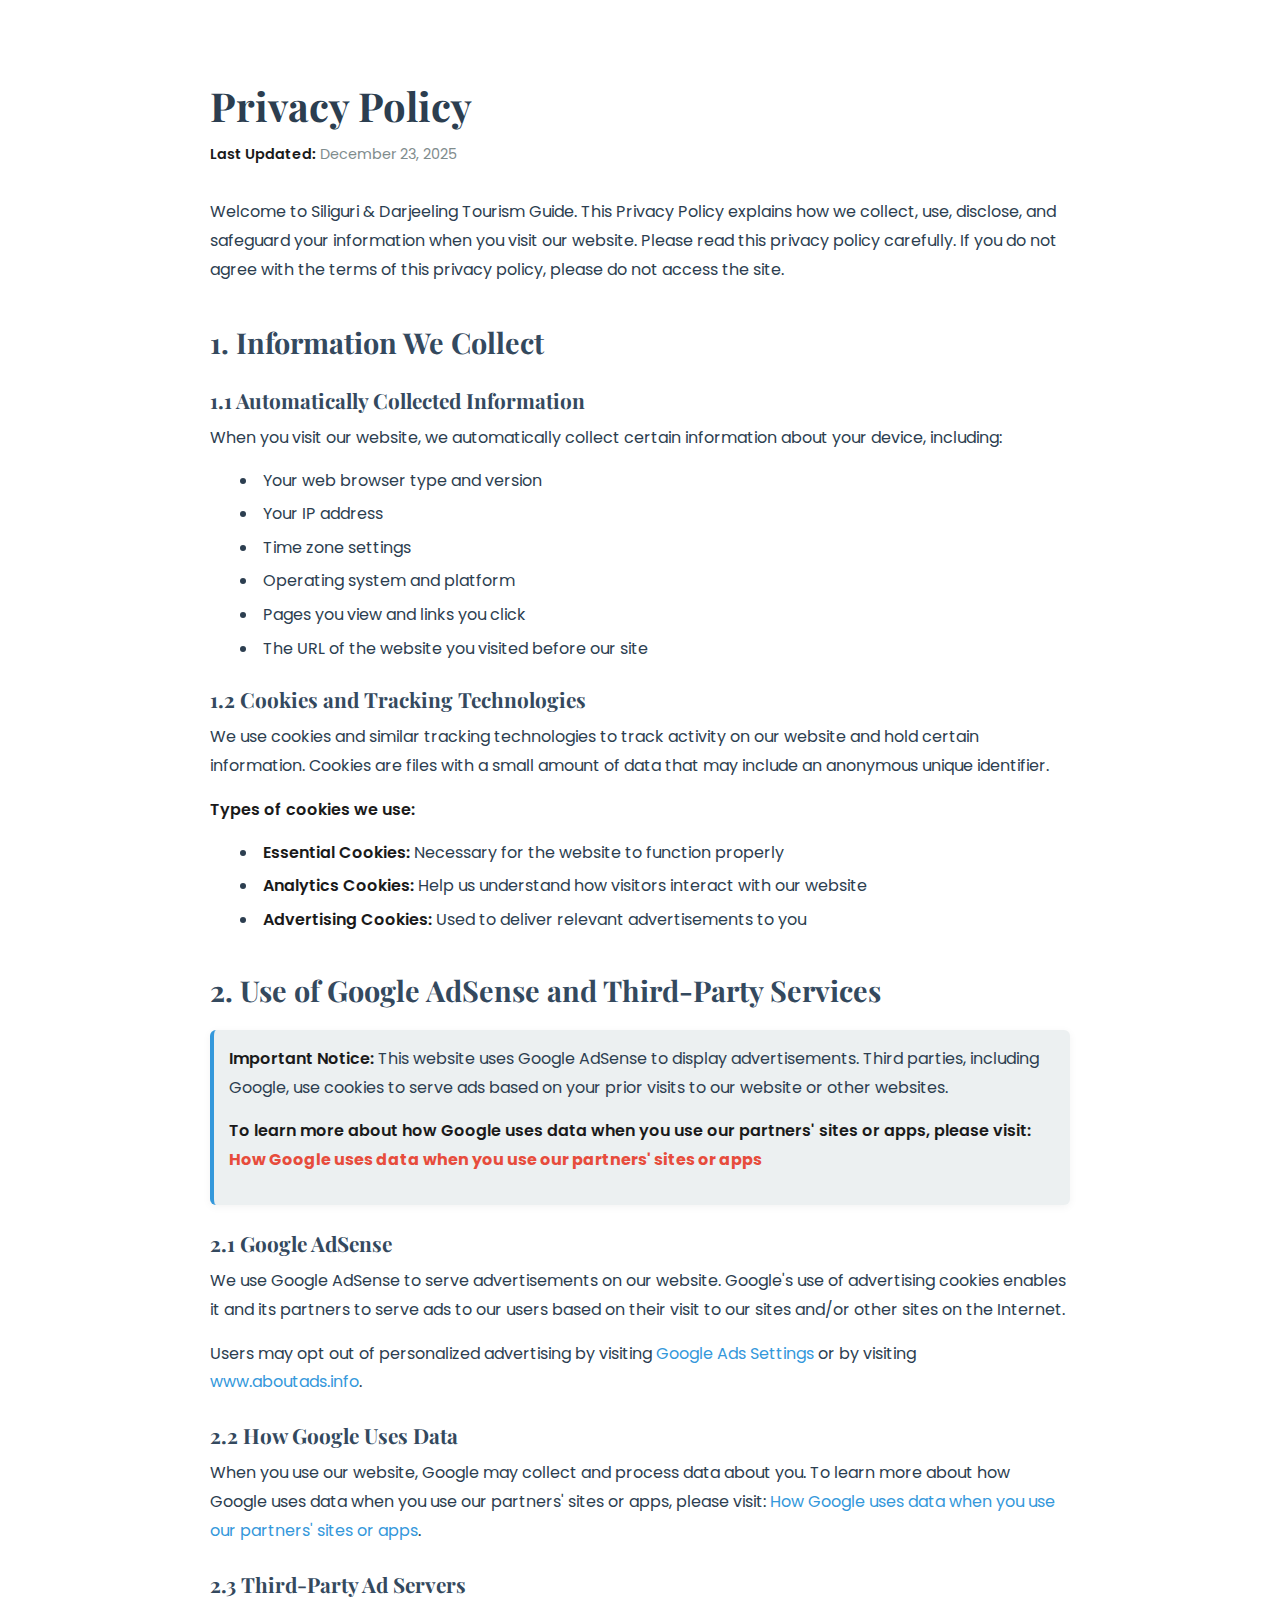
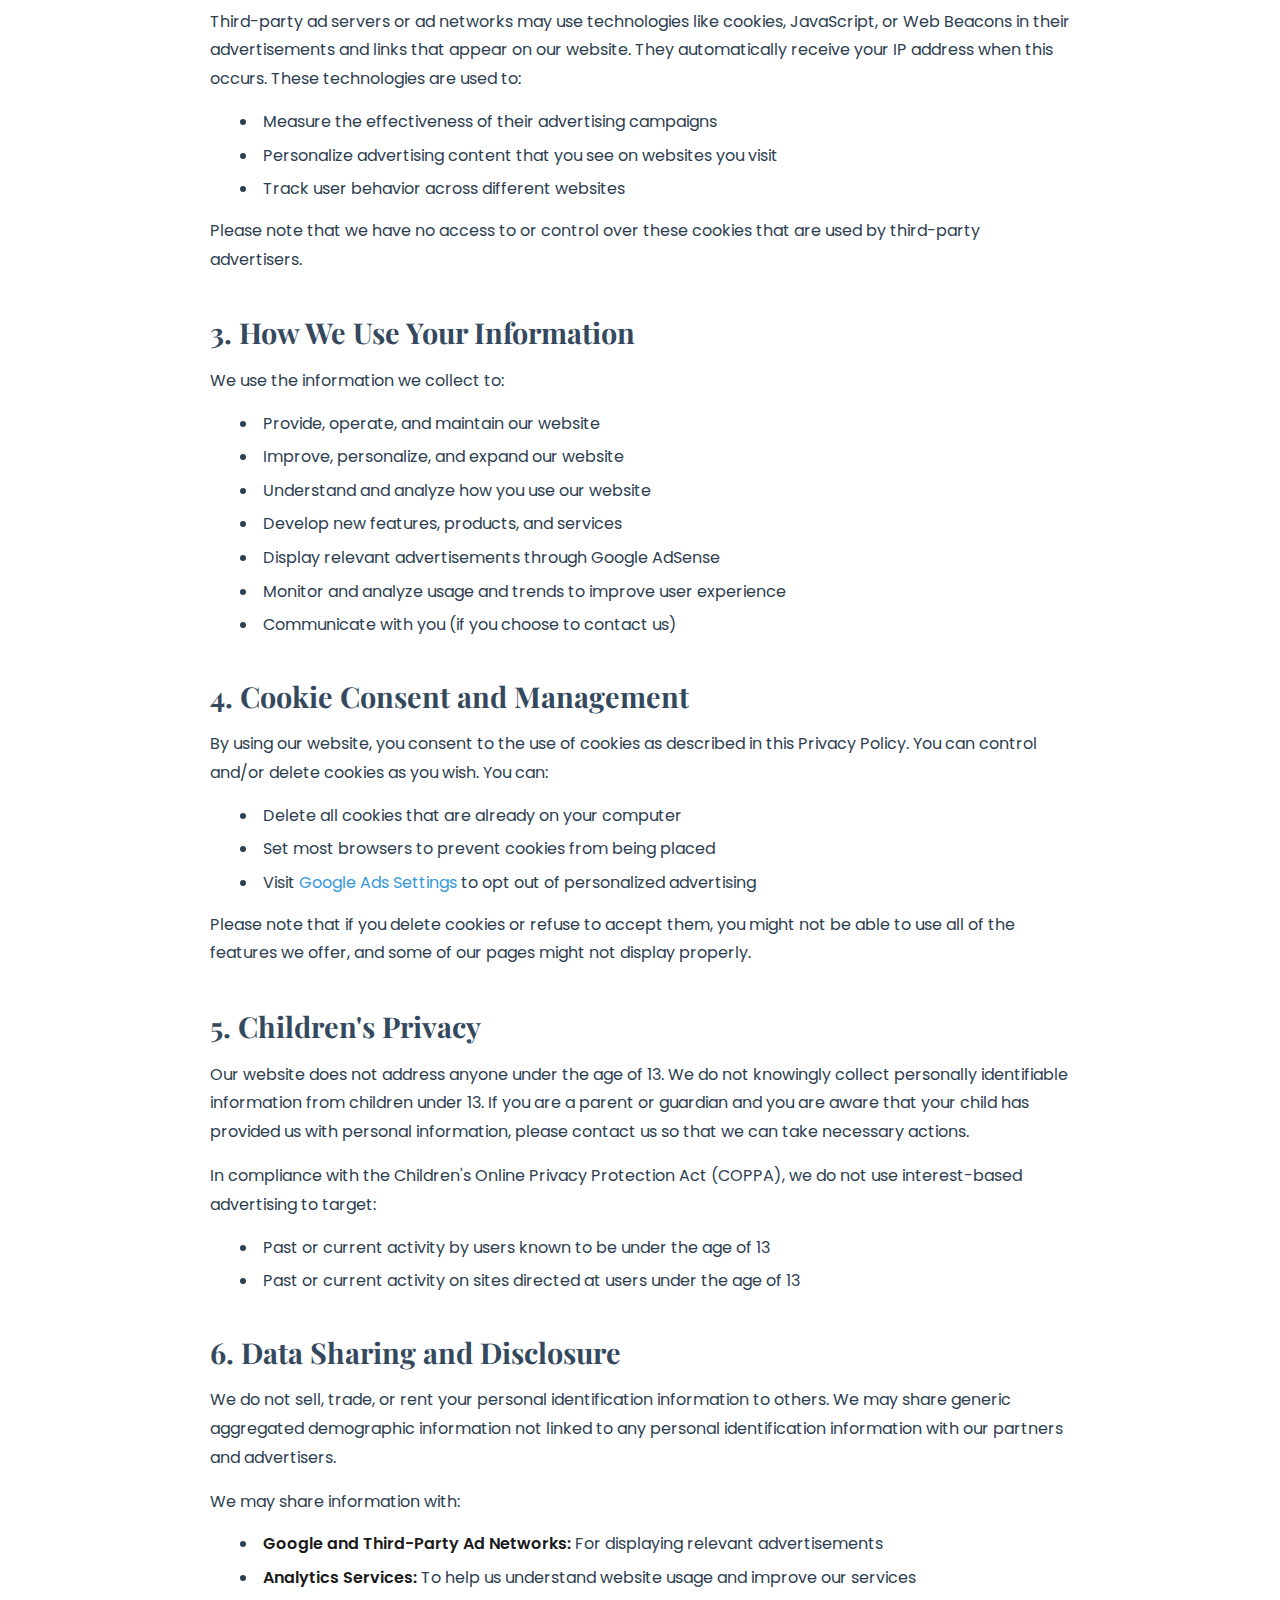
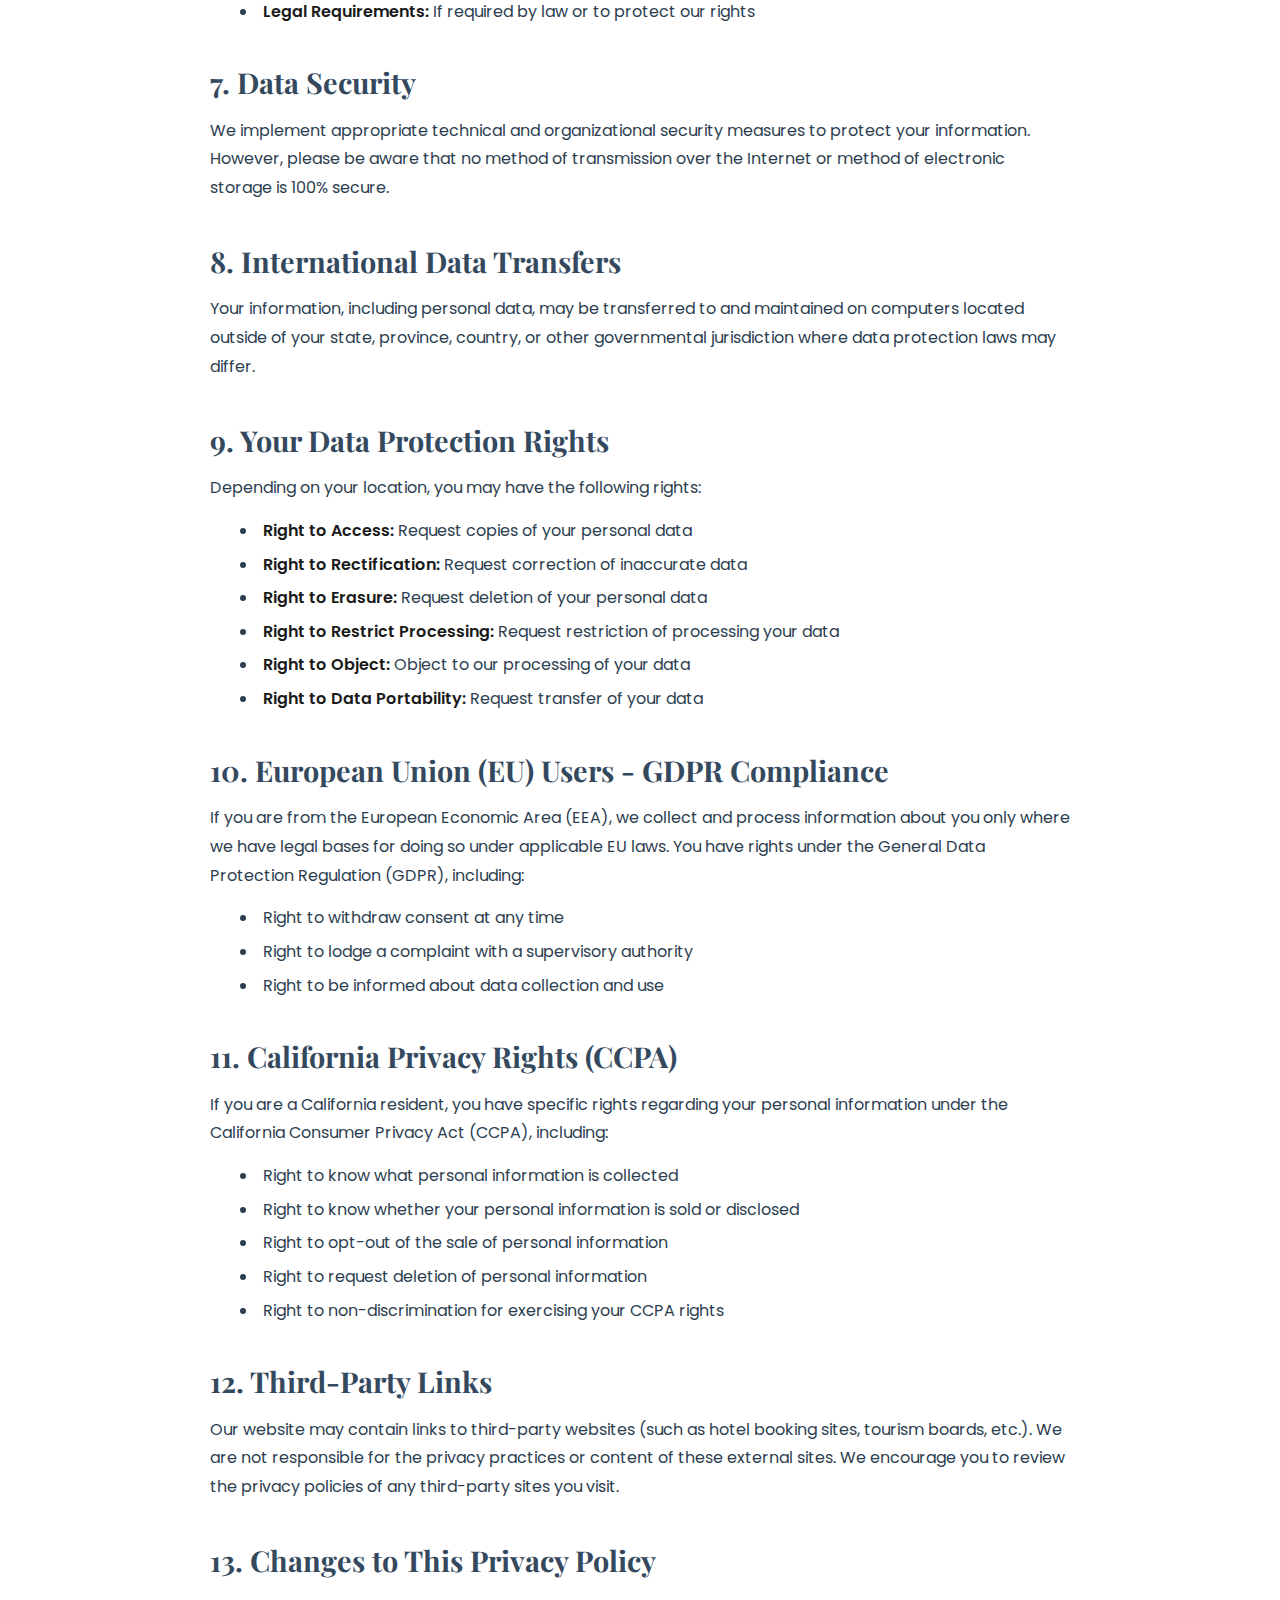
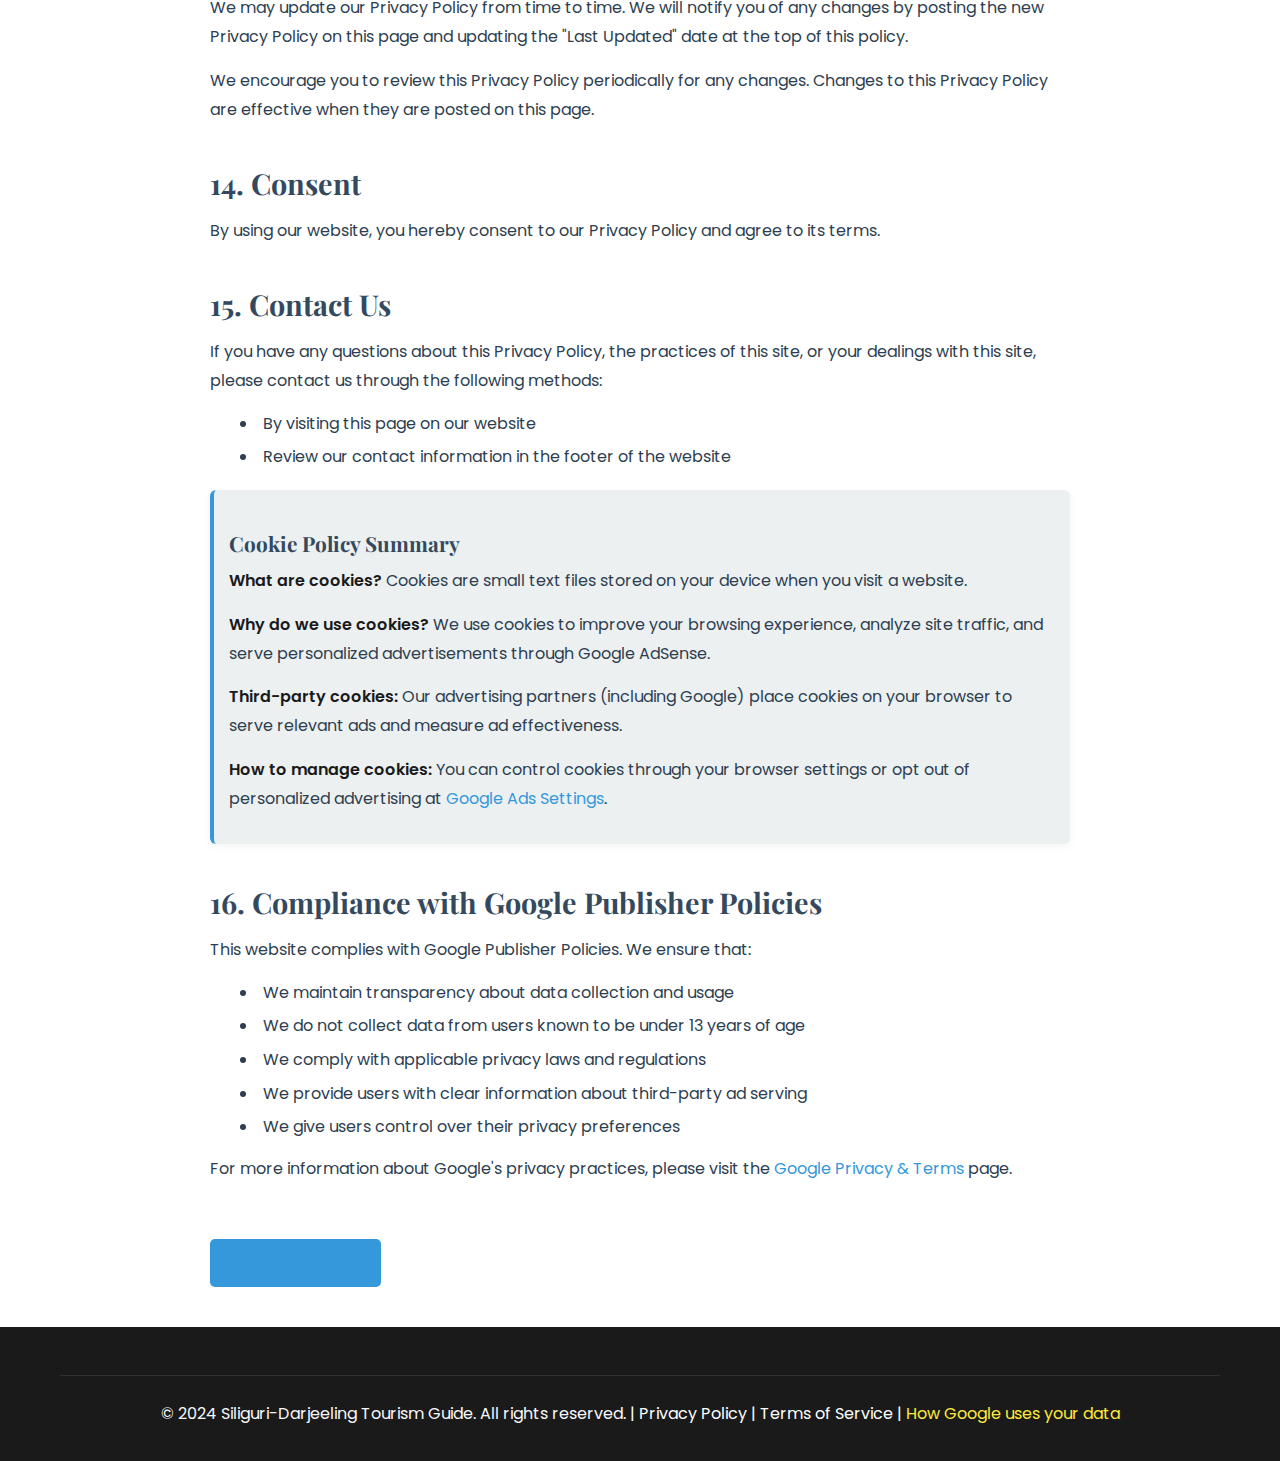
<file: privacy-policy.html>
<!DOCTYPE html>
<html lang="en">
<head>
    <meta charset="UTF-8">
    <meta name="viewport" content="width=device-width, initial-scale=1.0">
    <title>Privacy Policy - Siliguri & Darjeeling Tourism Guide</title>
    <link rel="stylesheet" href="styles.css">
    <link rel="preconnect" href="https://fonts.googleapis.com">
    <link rel="preconnect" href="https://fonts.gstatic.com" crossorigin>
    <link href="https://fonts.googleapis.com/css2?family=Playfair+Display:wght@400;700&family=Poppins:wght@300;400;600;700&display=swap" rel="stylesheet">
    <style>
        .privacy-policy-page {
            padding: 80px 20px 40px;
            max-width: 900px;
            margin: 0 auto;
            line-height: 1.8;
        }
        .privacy-policy-page h1 {
            font-size: 2.5rem;
            color: #2c3e50;
            margin-bottom: 10px;
            font-family: 'Playfair Display', serif;
        }
        .privacy-policy-page .last-updated {
            color: #7f8c8d;
            font-size: 0.9rem;
            margin-bottom: 30px;
        }
        .privacy-policy-page h2 {
            font-size: 1.8rem;
            color: #34495e;
            margin-top: 40px;
            margin-bottom: 15px;
            font-family: 'Playfair Display', serif;
        }
        .privacy-policy-page h3 {
            font-size: 1.3rem;
            color: #34495e;
            margin-top: 25px;
            margin-bottom: 10px;
        }
        .privacy-policy-page p {
            margin-bottom: 15px;
            color: #2c3e50;
        }
        .privacy-policy-page ul, .privacy-policy-page ol {
            margin-bottom: 15px;
            padding-left: 30px;
        }
        .privacy-policy-page li {
            margin-bottom: 8px;
            color: #2c3e50;
        }
        .privacy-policy-page a {
            color: #3498db;
            text-decoration: none;
        }
        .privacy-policy-page a:hover {
            text-decoration: underline;
        }
        .privacy-policy-page .highlight-box {
            background: #ecf0f1;
            padding: 15px;
            border-left: 4px solid #3498db;
            margin: 20px 0;
        }
        .back-link {
            display: inline-block;
            margin-top: 40px;
            padding: 10px 20px;
            background: #3498db;
            color: white;
            text-decoration: none;
            border-radius: 5px;
        }
        .back-link:hover {
            background: #2980b9;
            text-decoration: none;
        }
    </style>
</head>
<body>
    <div class="privacy-policy-page">
        <h1>Privacy Policy</h1>
        <p class="last-updated"><strong>Last Updated:</strong> December 23, 2025</p>

        <p>Welcome to Siliguri & Darjeeling Tourism Guide. This Privacy Policy explains how we collect, use, disclose, and safeguard your information when you visit our website. Please read this privacy policy carefully. If you do not agree with the terms of this privacy policy, please do not access the site.</p>

        <h2>1. Information We Collect</h2>
        
        <h3>1.1 Automatically Collected Information</h3>
        <p>When you visit our website, we automatically collect certain information about your device, including:</p>
        <ul>
            <li>Your web browser type and version</li>
            <li>Your IP address</li>
            <li>Time zone settings</li>
            <li>Operating system and platform</li>
            <li>Pages you view and links you click</li>
            <li>The URL of the website you visited before our site</li>
        </ul>

        <h3>1.2 Cookies and Tracking Technologies</h3>
        <p>We use cookies and similar tracking technologies to track activity on our website and hold certain information. Cookies are files with a small amount of data that may include an anonymous unique identifier.</p>
        
        <p><strong>Types of cookies we use:</strong></p>
        <ul>
            <li><strong>Essential Cookies:</strong> Necessary for the website to function properly</li>
            <li><strong>Analytics Cookies:</strong> Help us understand how visitors interact with our website</li>
            <li><strong>Advertising Cookies:</strong> Used to deliver relevant advertisements to you</li>
        </ul>

        <h2>2. Use of Google AdSense and Third-Party Services</h2>
        
        <div class="highlight-box">
            <p><strong>Important Notice:</strong> This website uses Google AdSense to display advertisements. Third parties, including Google, use cookies to serve ads based on your prior visits to our website or other websites.</p>
            <p><strong>To learn more about how Google uses data when you use our partners' sites or apps, please visit:</strong> <a href="https://www.google.com/policies/privacy/partners/" target="_blank" rel="noopener" style="font-weight: bold; color: #e74c3c;">How Google uses data when you use our partners' sites or apps</a></p>
        </div>

        <h3>2.1 Google AdSense</h3>
        <p>We use Google AdSense to serve advertisements on our website. Google's use of advertising cookies enables it and its partners to serve ads to our users based on their visit to our sites and/or other sites on the Internet.</p>

        <p>Users may opt out of personalized advertising by visiting <a href="https://www.google.com/settings/ads" target="_blank" rel="noopener">Google Ads Settings</a> or by visiting <a href="http://www.aboutads.info/choices/" target="_blank" rel="noopener">www.aboutads.info</a>.</p>

        <h3>2.2 How Google Uses Data</h3>
        <p>When you use our website, Google may collect and process data about you. To learn more about how Google uses data when you use our partners' sites or apps, please visit: <a href="https://www.google.com/policies/privacy/partners/" target="_blank" rel="noopener">How Google uses data when you use our partners' sites or apps</a>.</p>

        <h3>2.3 Third-Party Ad Servers</h3>
        <p>Third-party ad servers or ad networks may use technologies like cookies, JavaScript, or Web Beacons in their advertisements and links that appear on our website. They automatically receive your IP address when this occurs. These technologies are used to:</p>
        <ul>
            <li>Measure the effectiveness of their advertising campaigns</li>
            <li>Personalize advertising content that you see on websites you visit</li>
            <li>Track user behavior across different websites</li>
        </ul>

        <p>Please note that we have no access to or control over these cookies that are used by third-party advertisers.</p>

        <h2>3. How We Use Your Information</h2>
        
        <p>We use the information we collect to:</p>
        <ul>
            <li>Provide, operate, and maintain our website</li>
            <li>Improve, personalize, and expand our website</li>
            <li>Understand and analyze how you use our website</li>
            <li>Develop new features, products, and services</li>
            <li>Display relevant advertisements through Google AdSense</li>
            <li>Monitor and analyze usage and trends to improve user experience</li>
            <li>Communicate with you (if you choose to contact us)</li>
        </ul>

        <h2>4. Cookie Consent and Management</h2>
        
        <p>By using our website, you consent to the use of cookies as described in this Privacy Policy. You can control and/or delete cookies as you wish. You can:</p>
        <ul>
            <li>Delete all cookies that are already on your computer</li>
            <li>Set most browsers to prevent cookies from being placed</li>
            <li>Visit <a href="https://www.google.com/settings/ads" target="_blank" rel="noopener">Google Ads Settings</a> to opt out of personalized advertising</li>
        </ul>

        <p>Please note that if you delete cookies or refuse to accept them, you might not be able to use all of the features we offer, and some of our pages might not display properly.</p>

        <h2>5. Children's Privacy</h2>
        
        <p>Our website does not address anyone under the age of 13. We do not knowingly collect personally identifiable information from children under 13. If you are a parent or guardian and you are aware that your child has provided us with personal information, please contact us so that we can take necessary actions.</p>

        <p>In compliance with the Children's Online Privacy Protection Act (COPPA), we do not use interest-based advertising to target:</p>
        <ul>
            <li>Past or current activity by users known to be under the age of 13</li>
            <li>Past or current activity on sites directed at users under the age of 13</li>
        </ul>

        <h2>6. Data Sharing and Disclosure</h2>
        
        <p>We do not sell, trade, or rent your personal identification information to others. We may share generic aggregated demographic information not linked to any personal identification information with our partners and advertisers.</p>

        <p>We may share information with:</p>
        <ul>
            <li><strong>Google and Third-Party Ad Networks:</strong> For displaying relevant advertisements</li>
            <li><strong>Analytics Services:</strong> To help us understand website usage and improve our services</li>
            <li><strong>Legal Requirements:</strong> If required by law or to protect our rights</li>
        </ul>

        <h2>7. Data Security</h2>
        
        <p>We implement appropriate technical and organizational security measures to protect your information. However, please be aware that no method of transmission over the Internet or method of electronic storage is 100% secure.</p>

        <h2>8. International Data Transfers</h2>
        
        <p>Your information, including personal data, may be transferred to and maintained on computers located outside of your state, province, country, or other governmental jurisdiction where data protection laws may differ.</p>

        <h2>9. Your Data Protection Rights</h2>
        
        <p>Depending on your location, you may have the following rights:</p>
        <ul>
            <li><strong>Right to Access:</strong> Request copies of your personal data</li>
            <li><strong>Right to Rectification:</strong> Request correction of inaccurate data</li>
            <li><strong>Right to Erasure:</strong> Request deletion of your personal data</li>
            <li><strong>Right to Restrict Processing:</strong> Request restriction of processing your data</li>
            <li><strong>Right to Object:</strong> Object to our processing of your data</li>
            <li><strong>Right to Data Portability:</strong> Request transfer of your data</li>
        </ul>

        <h2>10. European Union (EU) Users - GDPR Compliance</h2>
        
        <p>If you are from the European Economic Area (EEA), we collect and process information about you only where we have legal bases for doing so under applicable EU laws. You have rights under the General Data Protection Regulation (GDPR), including:</p>
        <ul>
            <li>Right to withdraw consent at any time</li>
            <li>Right to lodge a complaint with a supervisory authority</li>
            <li>Right to be informed about data collection and use</li>
        </ul>

        <h2>11. California Privacy Rights (CCPA)</h2>
        
        <p>If you are a California resident, you have specific rights regarding your personal information under the California Consumer Privacy Act (CCPA), including:</p>
        <ul>
            <li>Right to know what personal information is collected</li>
            <li>Right to know whether your personal information is sold or disclosed</li>
            <li>Right to opt-out of the sale of personal information</li>
            <li>Right to request deletion of personal information</li>
            <li>Right to non-discrimination for exercising your CCPA rights</li>
        </ul>

        <h2>12. Third-Party Links</h2>
        
        <p>Our website may contain links to third-party websites (such as hotel booking sites, tourism boards, etc.). We are not responsible for the privacy practices or content of these external sites. We encourage you to review the privacy policies of any third-party sites you visit.</p>

        <h2>13. Changes to This Privacy Policy</h2>
        
        <p>We may update our Privacy Policy from time to time. We will notify you of any changes by posting the new Privacy Policy on this page and updating the "Last Updated" date at the top of this policy.</p>

        <p>We encourage you to review this Privacy Policy periodically for any changes. Changes to this Privacy Policy are effective when they are posted on this page.</p>

        <h2>14. Consent</h2>
        
        <p>By using our website, you hereby consent to our Privacy Policy and agree to its terms.</p>

        <h2>15. Contact Us</h2>
        
        <p>If you have any questions about this Privacy Policy, the practices of this site, or your dealings with this site, please contact us through the following methods:</p>
        <ul>
            <li>By visiting this page on our website</li>
            <li>Review our contact information in the footer of the website</li>
        </ul>

        <div class="highlight-box">
            <h3>Cookie Policy Summary</h3>
            <p><strong>What are cookies?</strong> Cookies are small text files stored on your device when you visit a website.</p>
            <p><strong>Why do we use cookies?</strong> We use cookies to improve your browsing experience, analyze site traffic, and serve personalized advertisements through Google AdSense.</p>
            <p><strong>Third-party cookies:</strong> Our advertising partners (including Google) place cookies on your browser to serve relevant ads and measure ad effectiveness.</p>
            <p><strong>How to manage cookies:</strong> You can control cookies through your browser settings or opt out of personalized advertising at <a href="https://www.google.com/settings/ads" target="_blank" rel="noopener">Google Ads Settings</a>.</p>
        </div>

        <h2>16. Compliance with Google Publisher Policies</h2>
        
        <p>This website complies with Google Publisher Policies. We ensure that:</p>
        <ul>
            <li>We maintain transparency about data collection and usage</li>
            <li>We do not collect data from users known to be under 13 years of age</li>
            <li>We comply with applicable privacy laws and regulations</li>
            <li>We provide users with clear information about third-party ad serving</li>
            <li>We give users control over their privacy preferences</li>
        </ul>

        <p>For more information about Google's privacy practices, please visit the <a href="https://policies.google.com/privacy" target="_blank" rel="noopener">Google Privacy & Terms</a> page.</p>

        <a href="index.html" class="back-link">← Back to Home</a>
    </div>

    <footer class="footer">
        <div class="container">
            <div class="footer-bottom">
                <p>&copy; 2024 Siliguri-Darjeeling Tourism Guide. All rights reserved. | <a href="privacy-policy.html" style="color: white;">Privacy Policy</a> | <a href="terms-of-service.html" style="color: white;">Terms of Service</a> | <a href="https://www.google.com/policies/privacy/partners/" target="_blank" rel="noopener" style="color: #ffeb3b;">How Google uses your data</a></p>
            </div>
        </div>
    </footer>
</body>
</html>
</file>
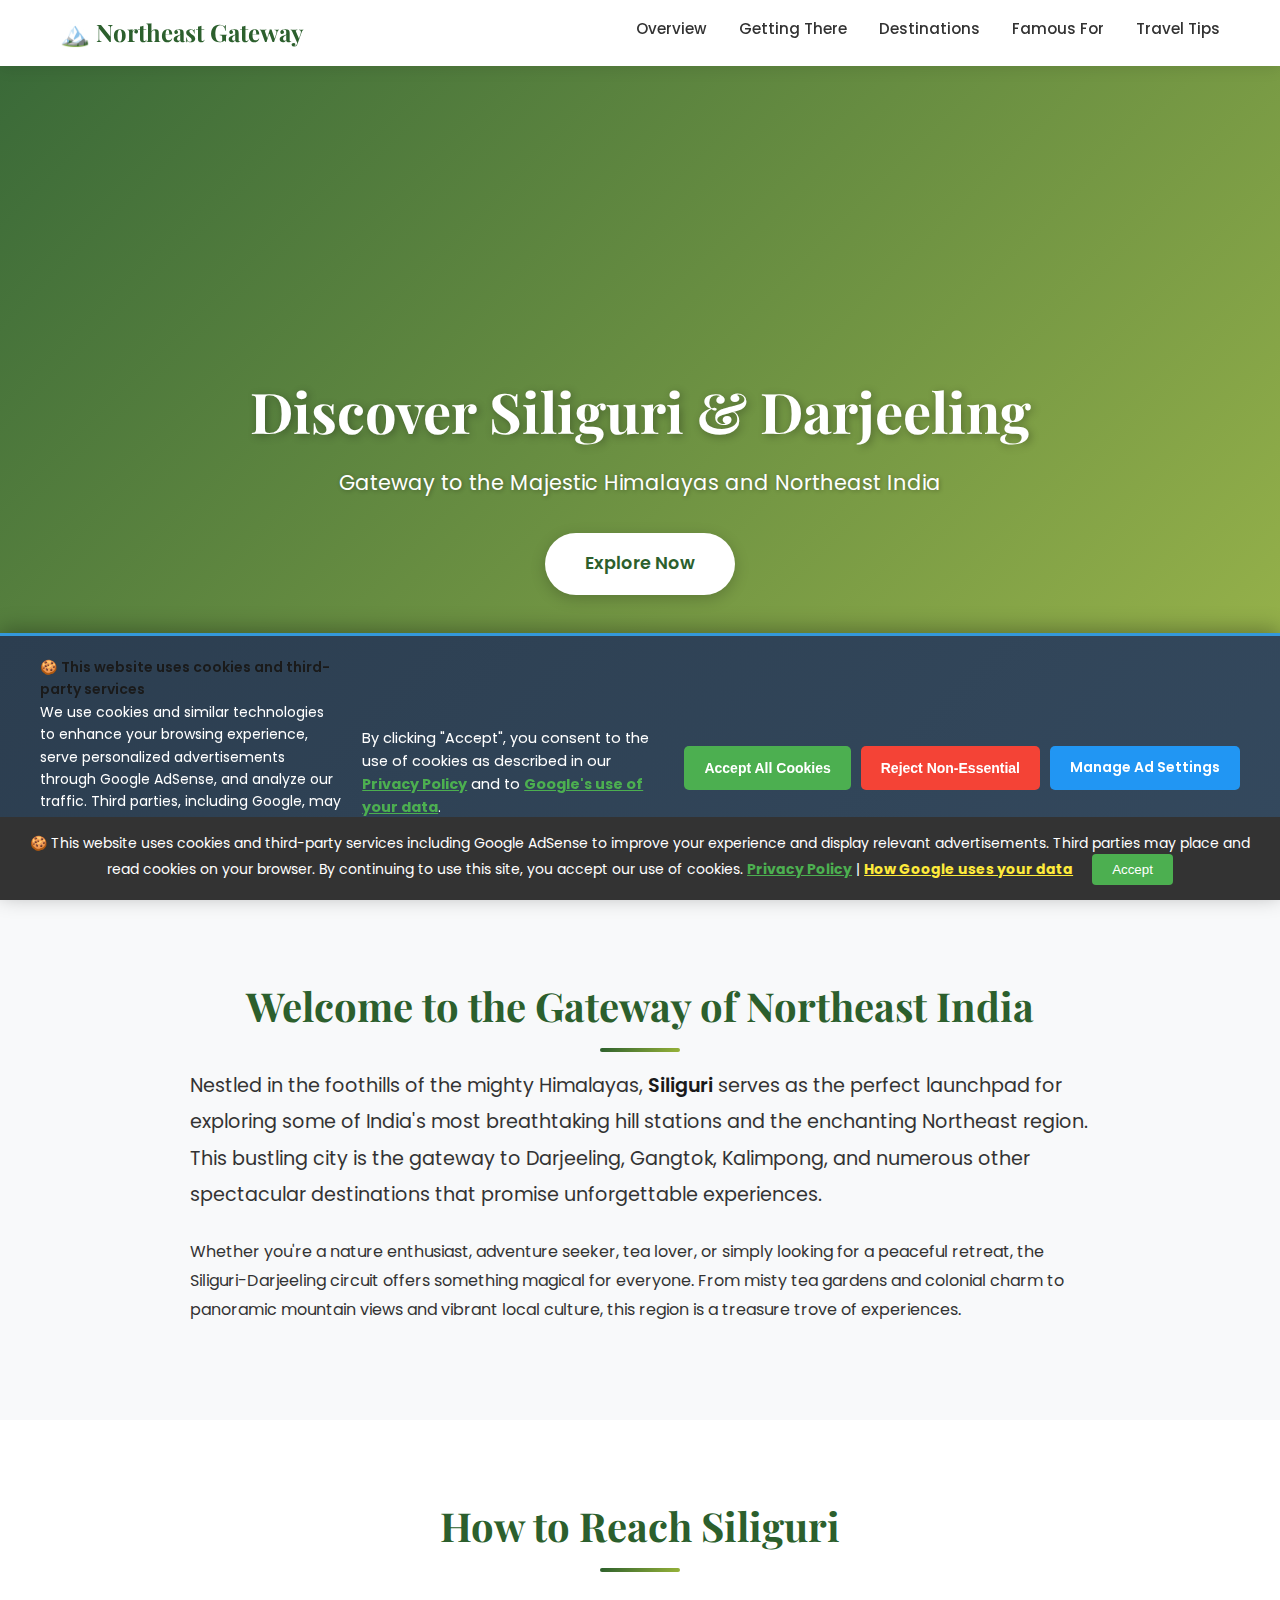
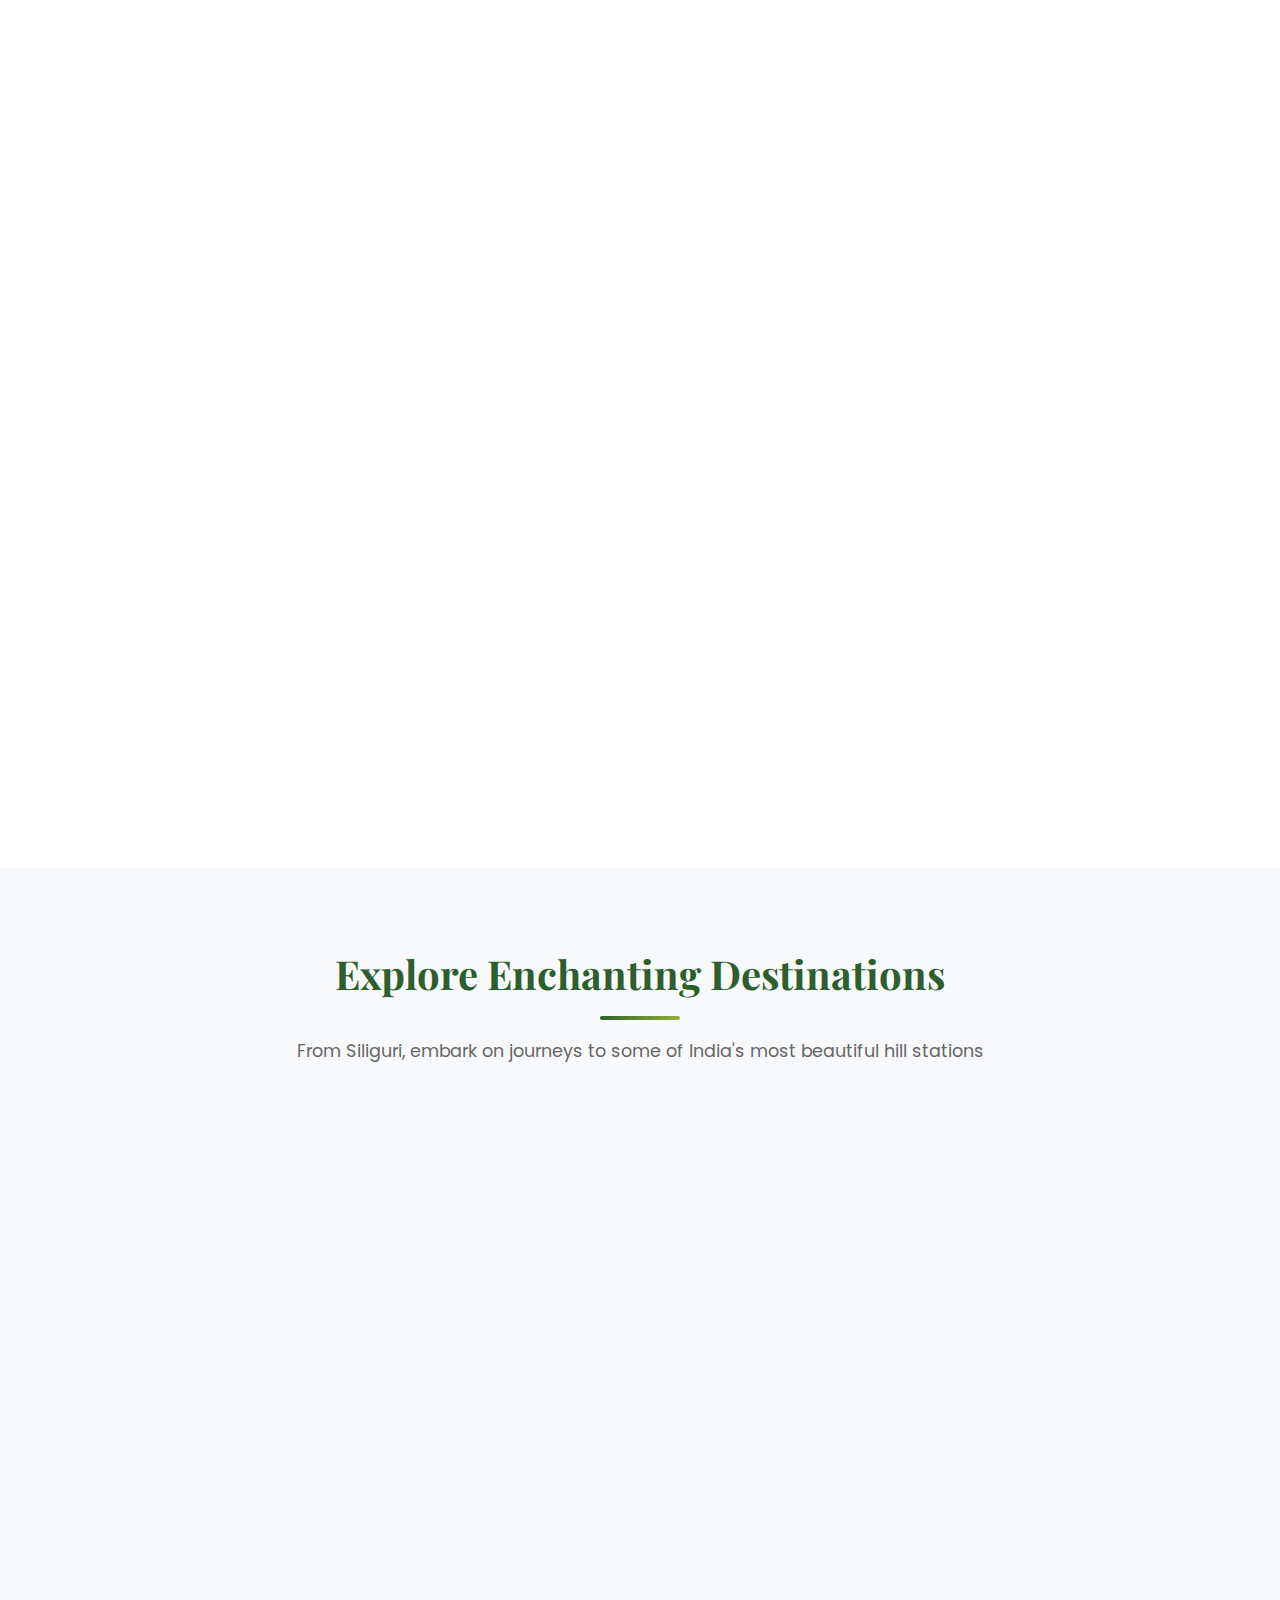
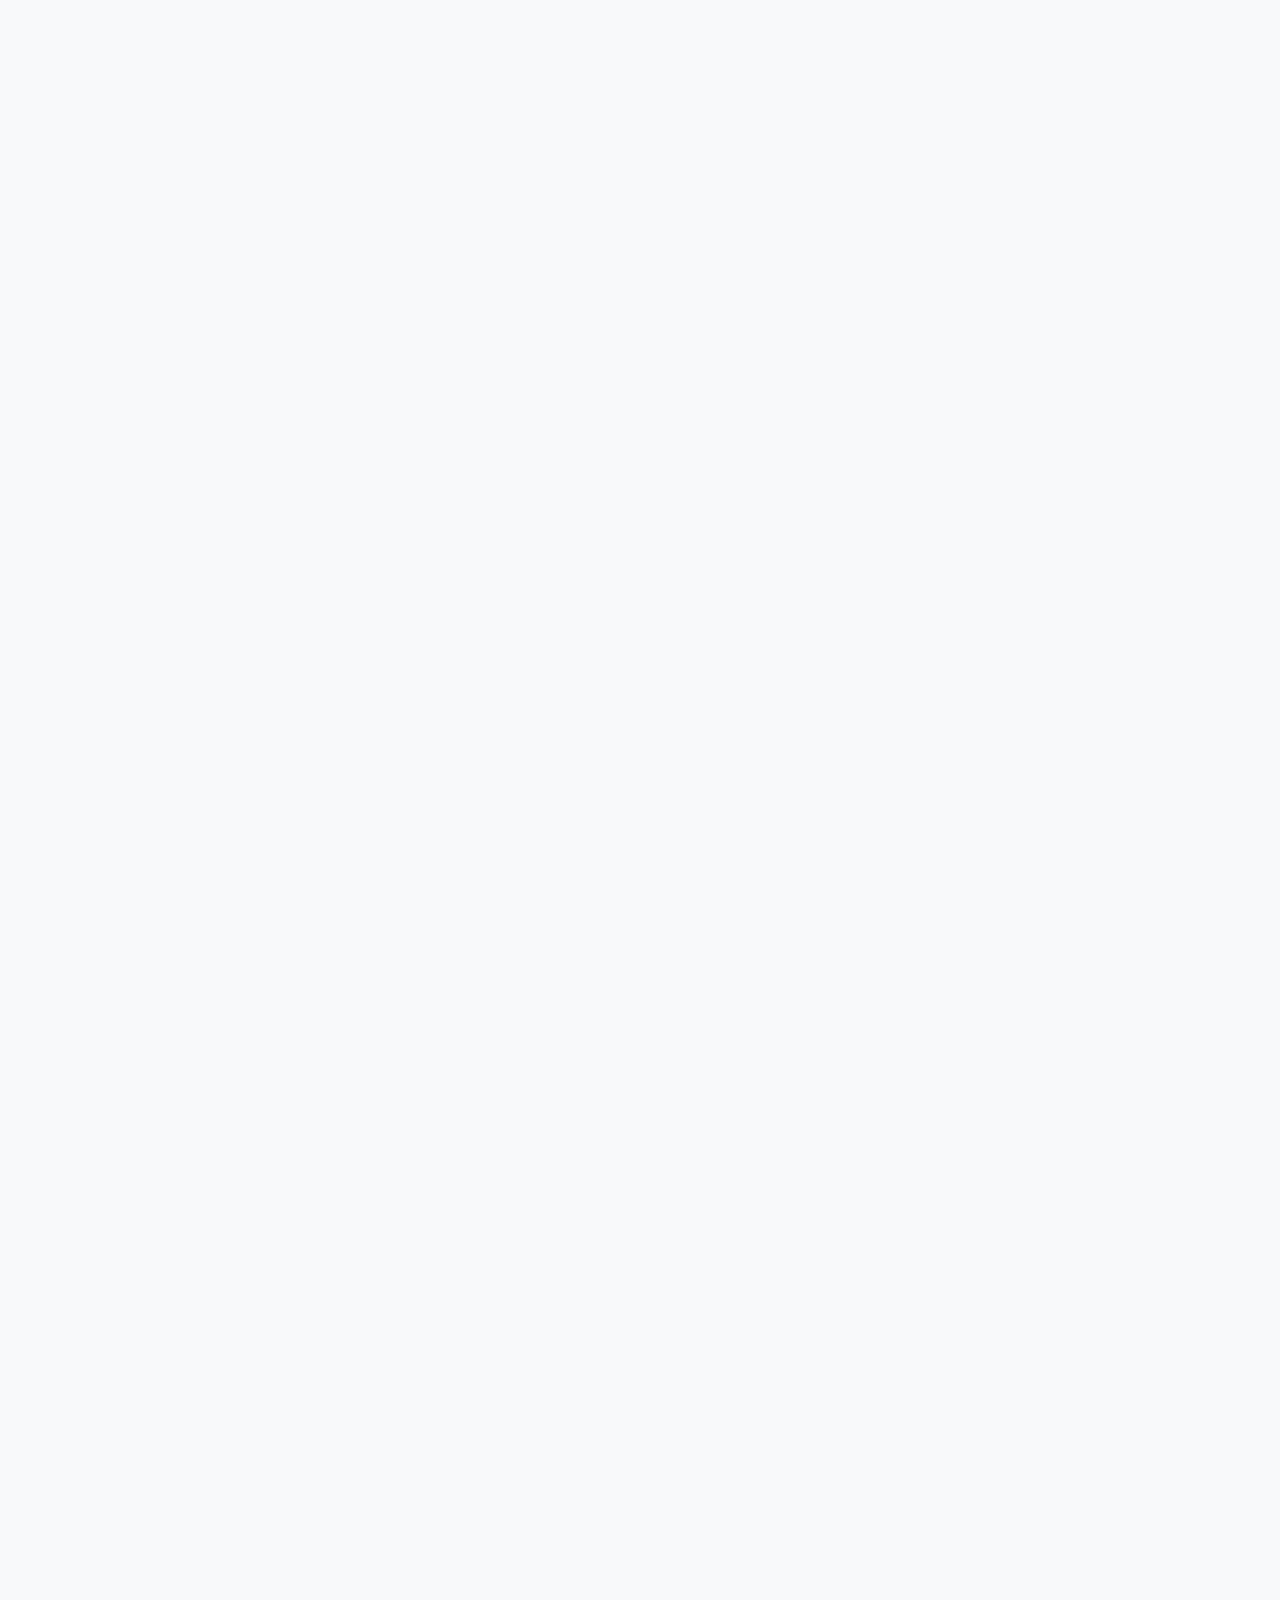
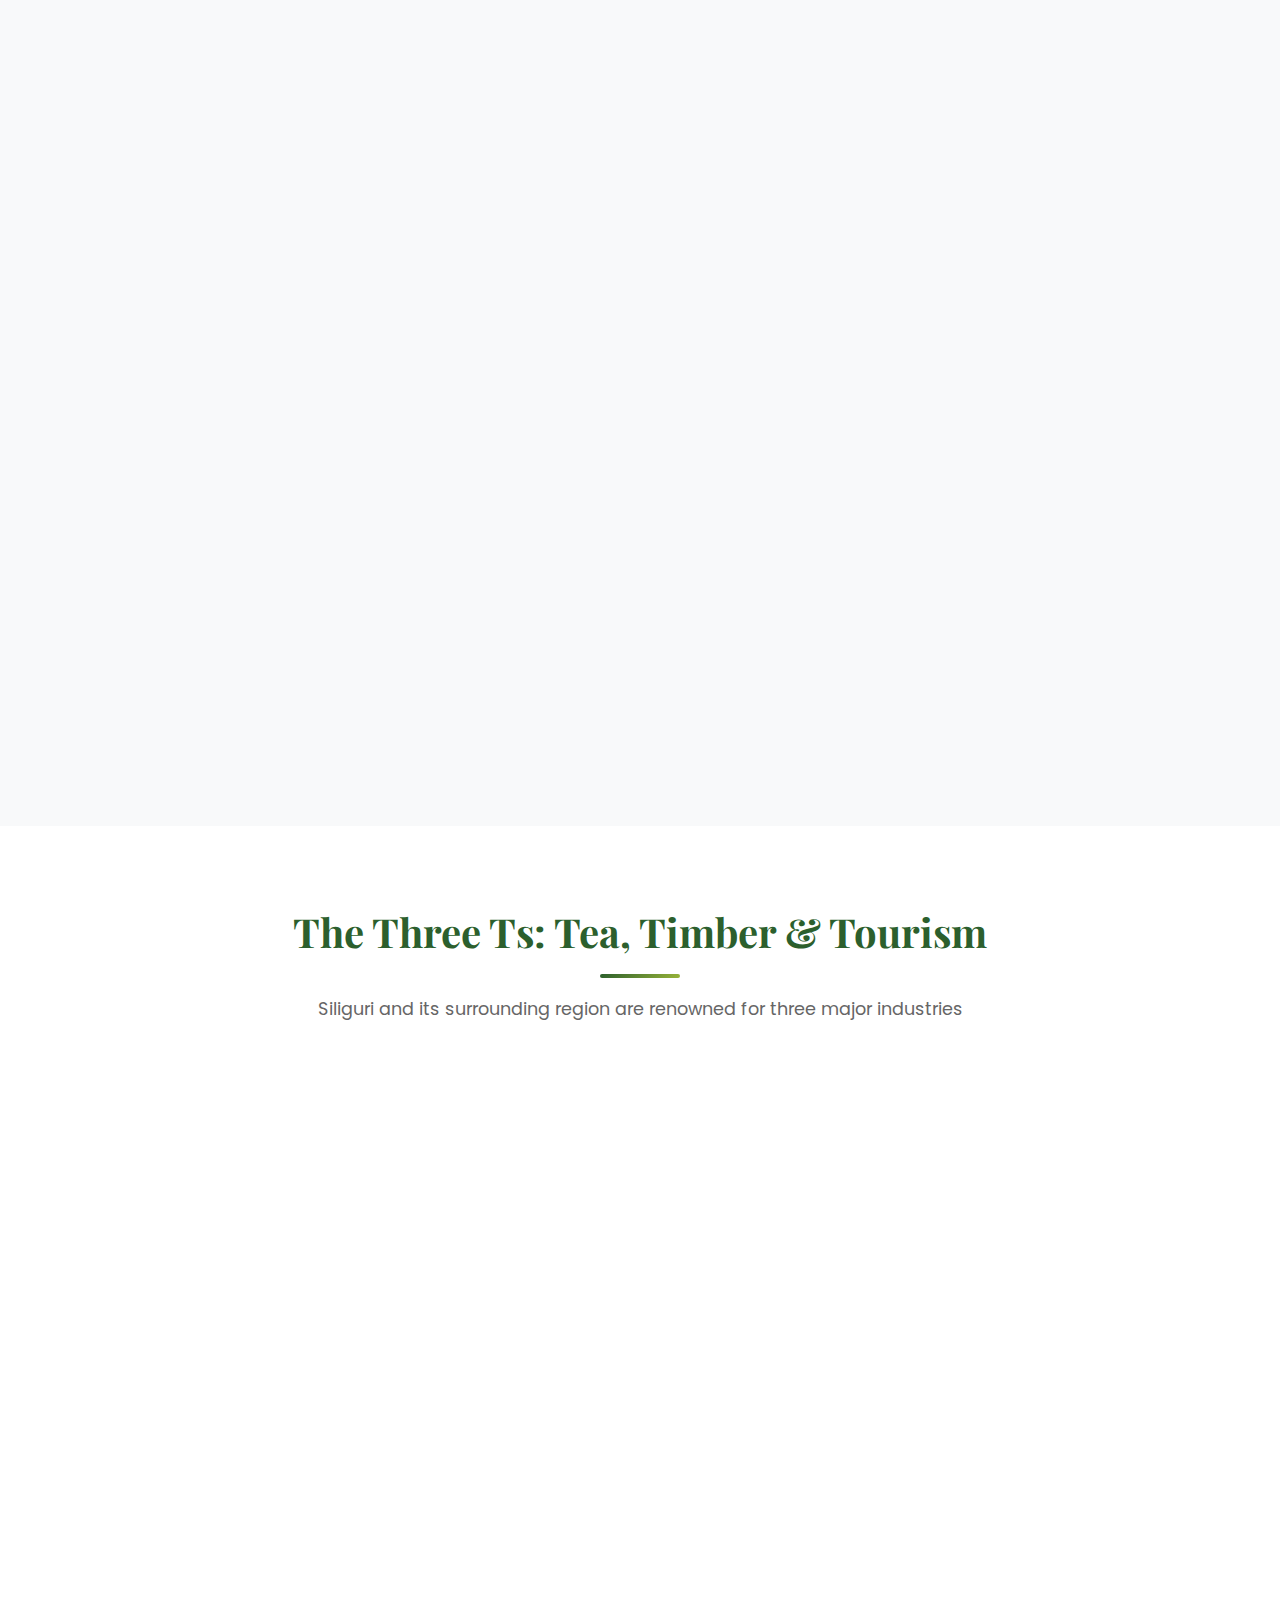
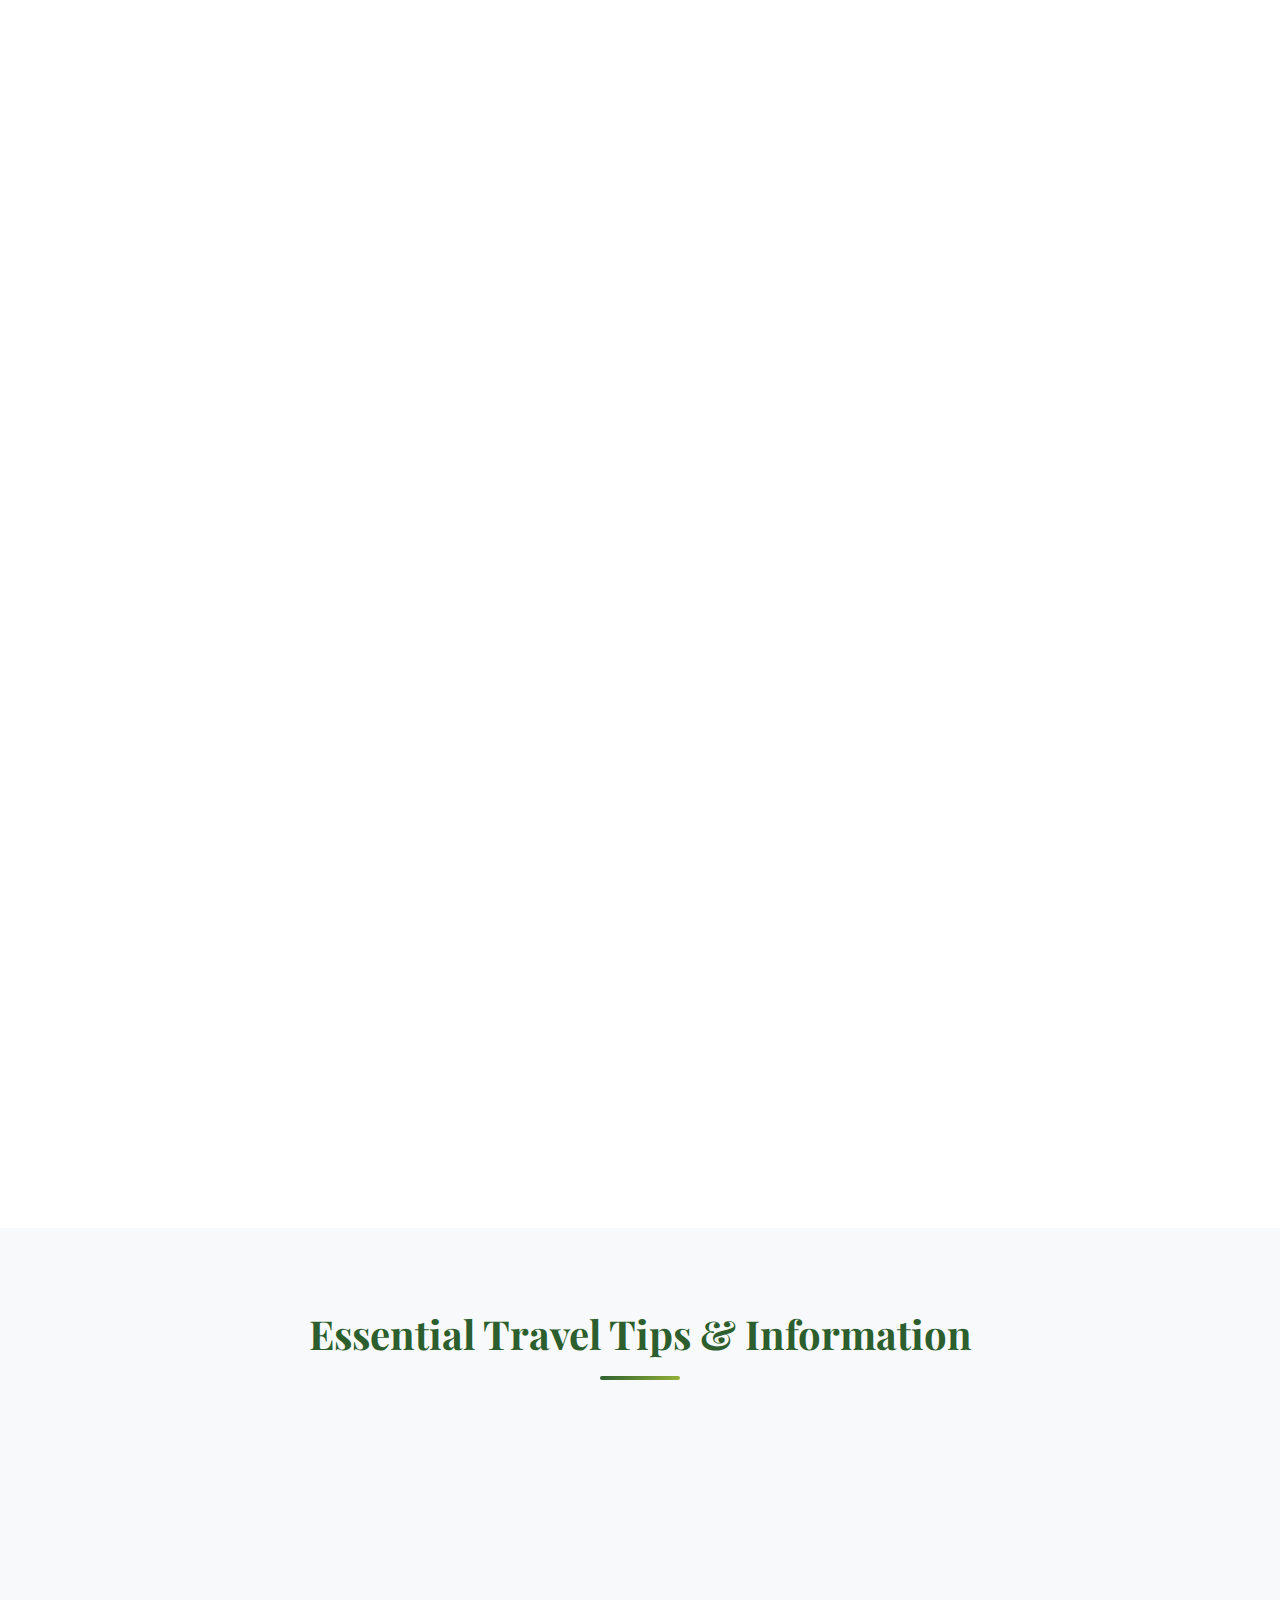
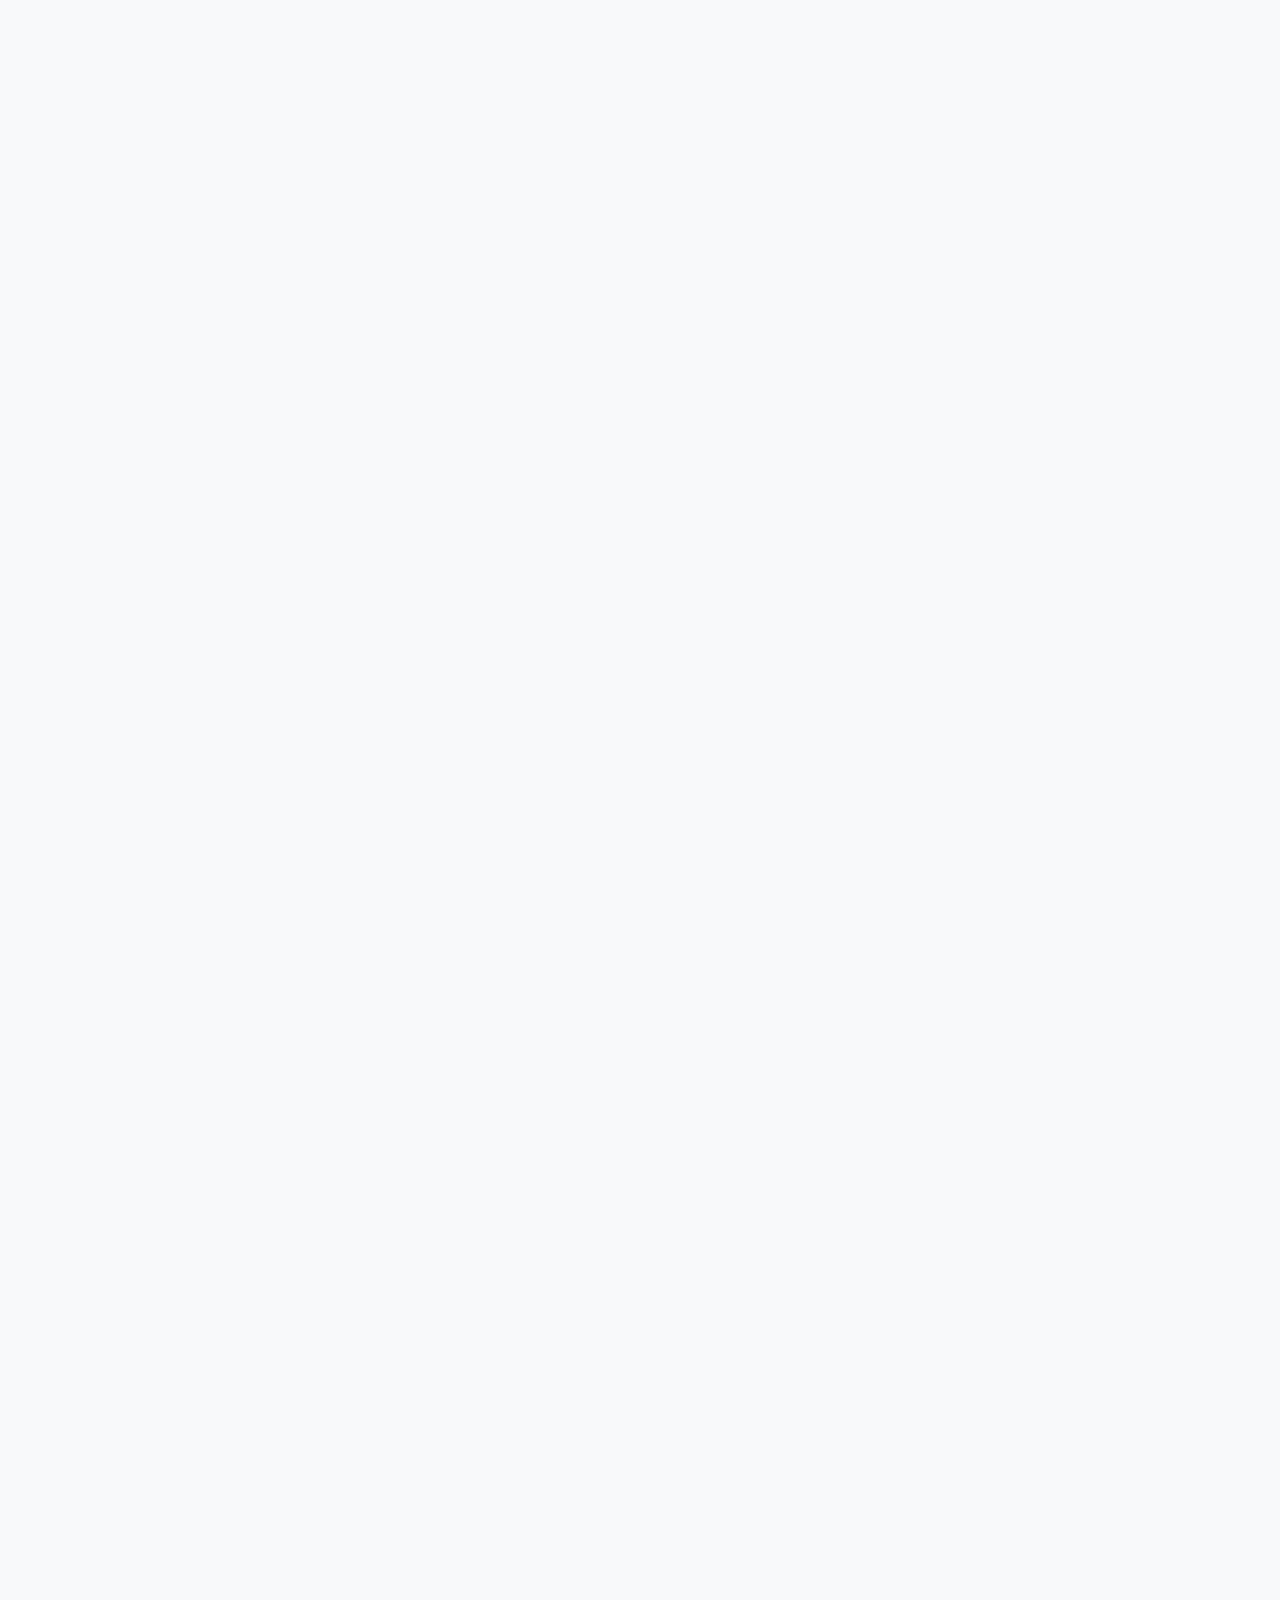
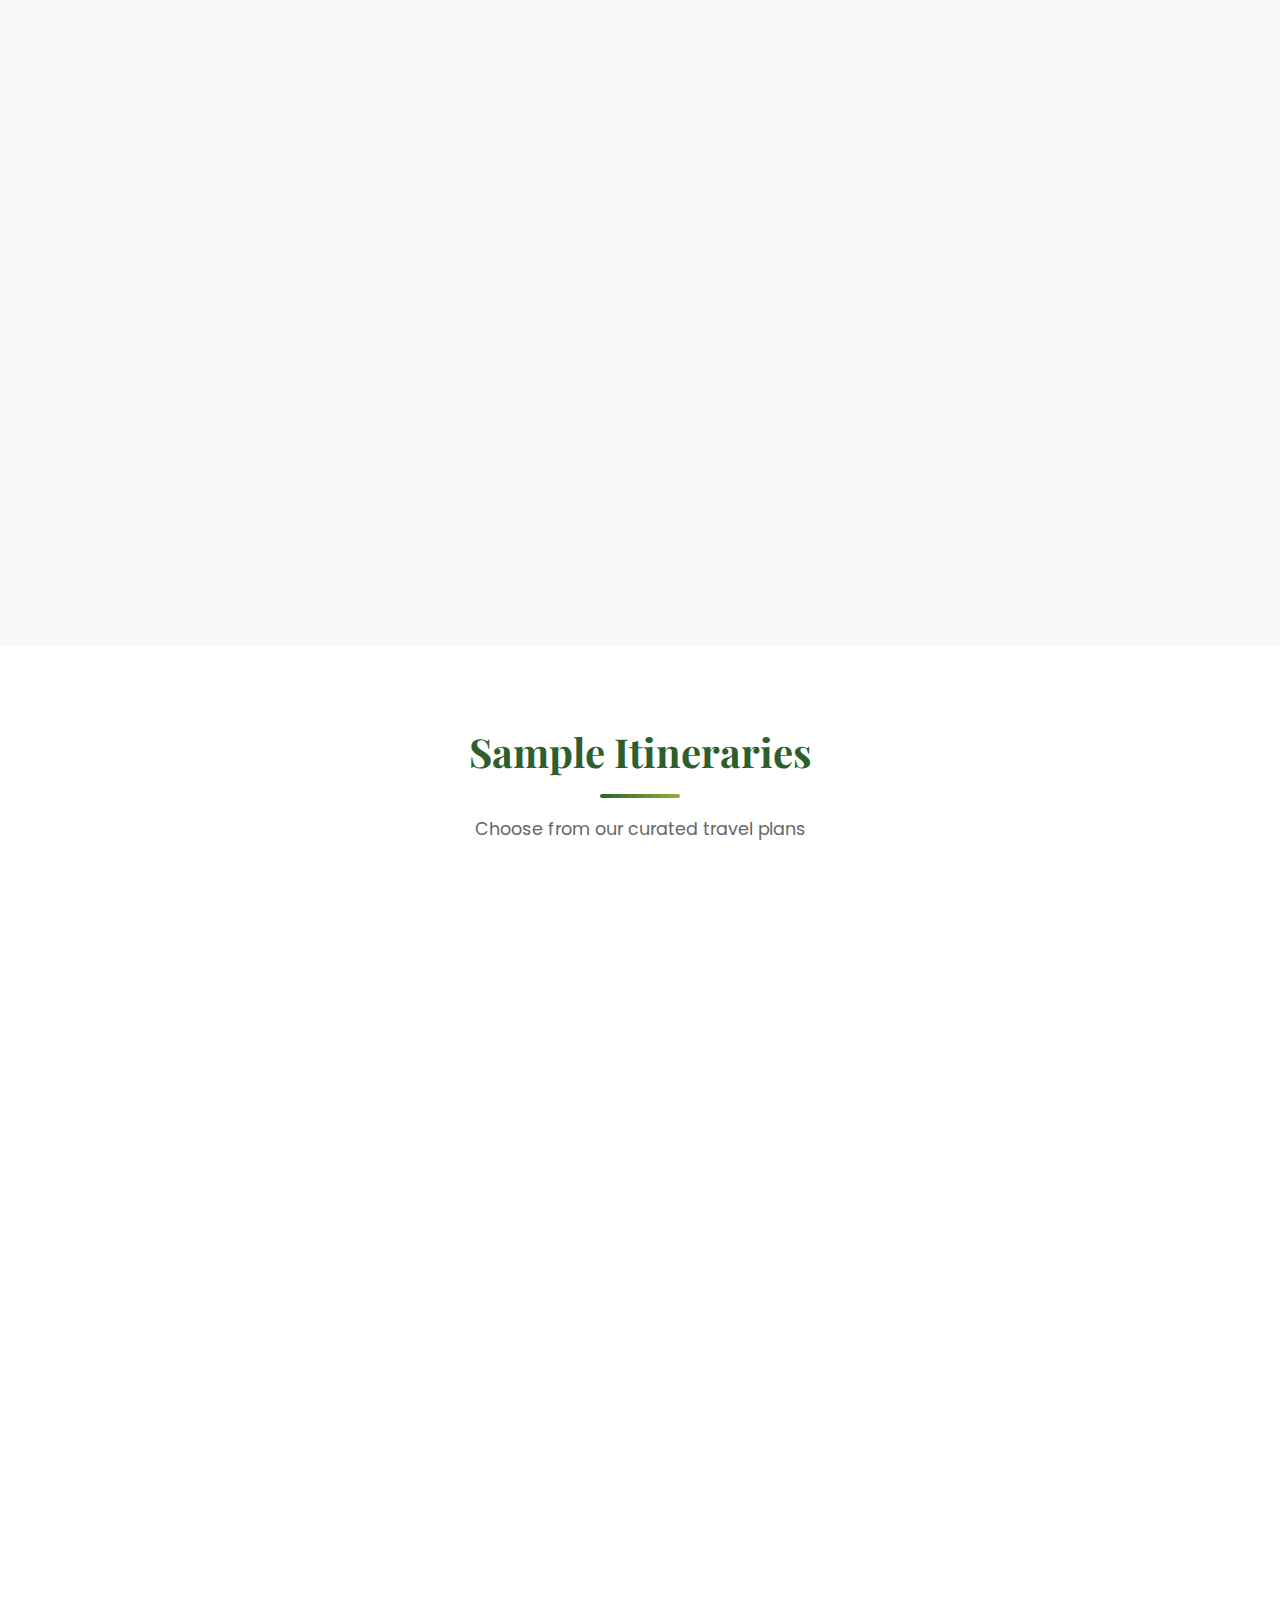
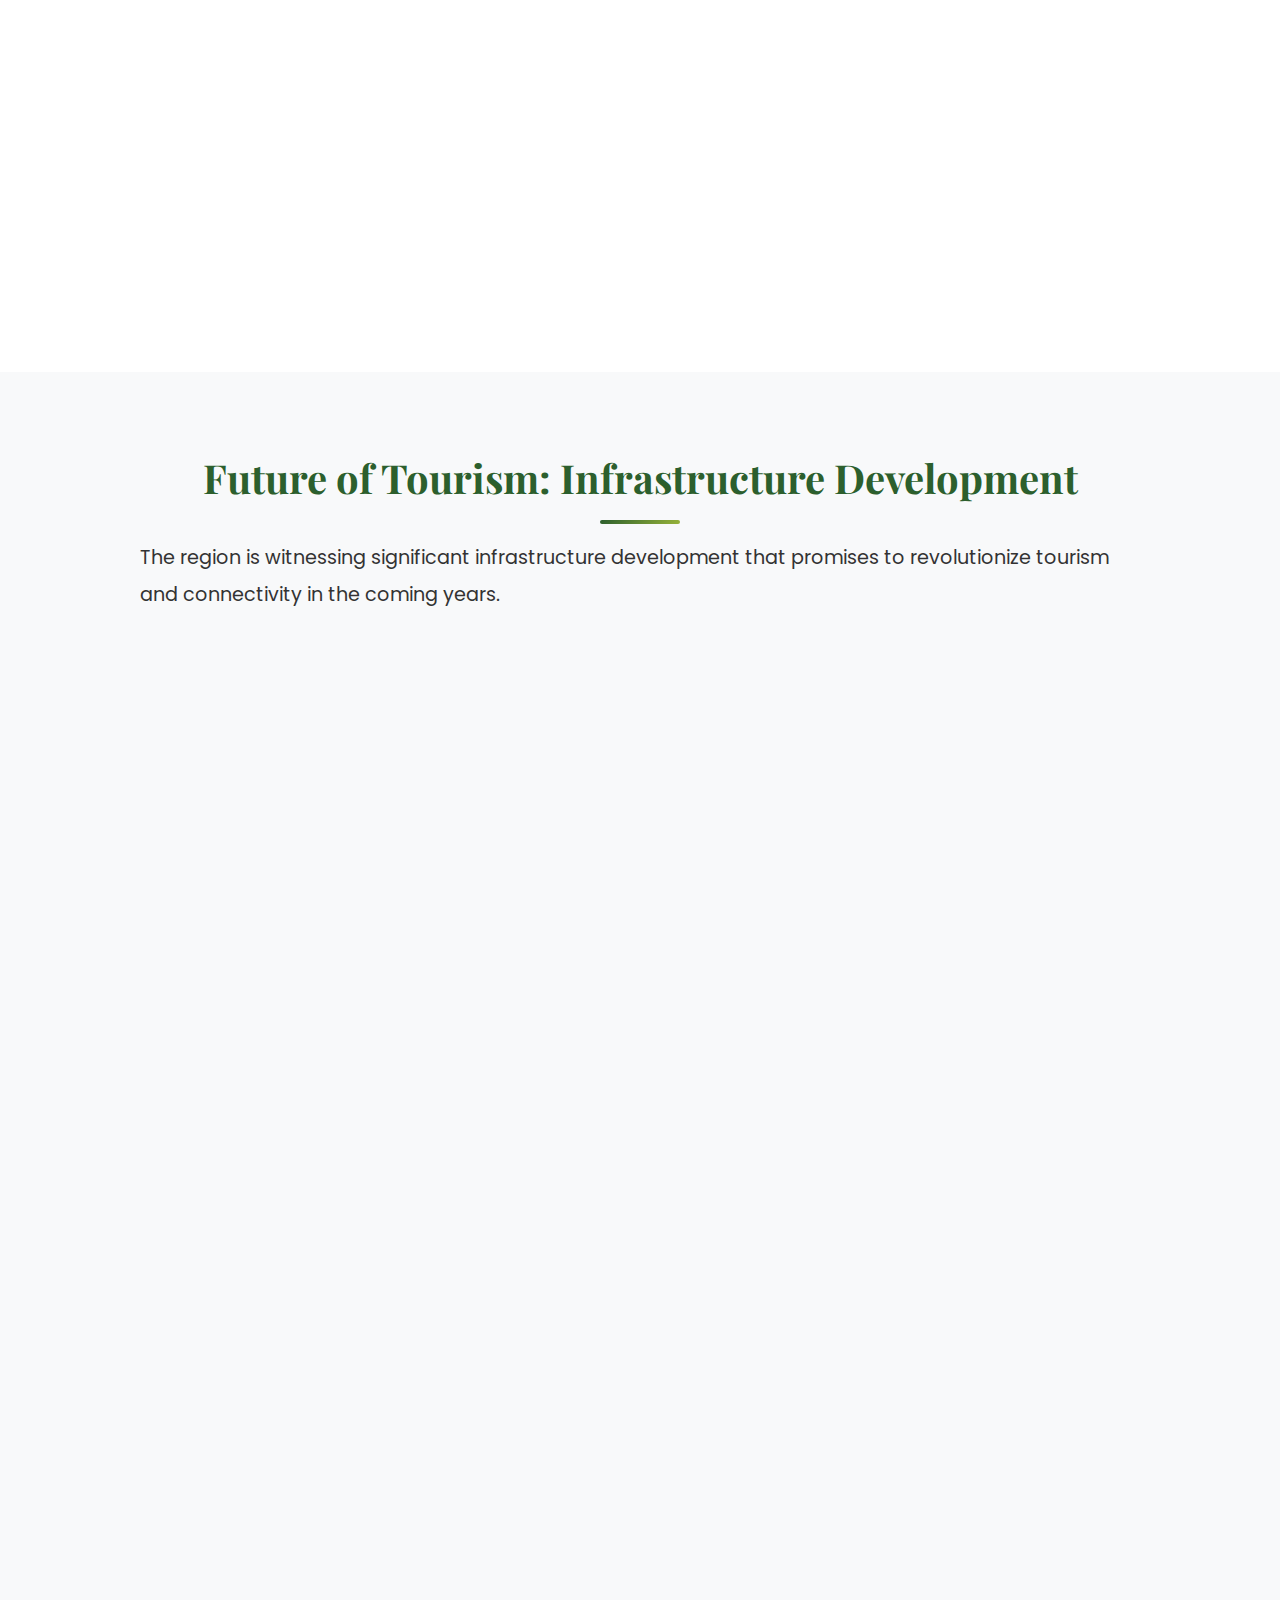
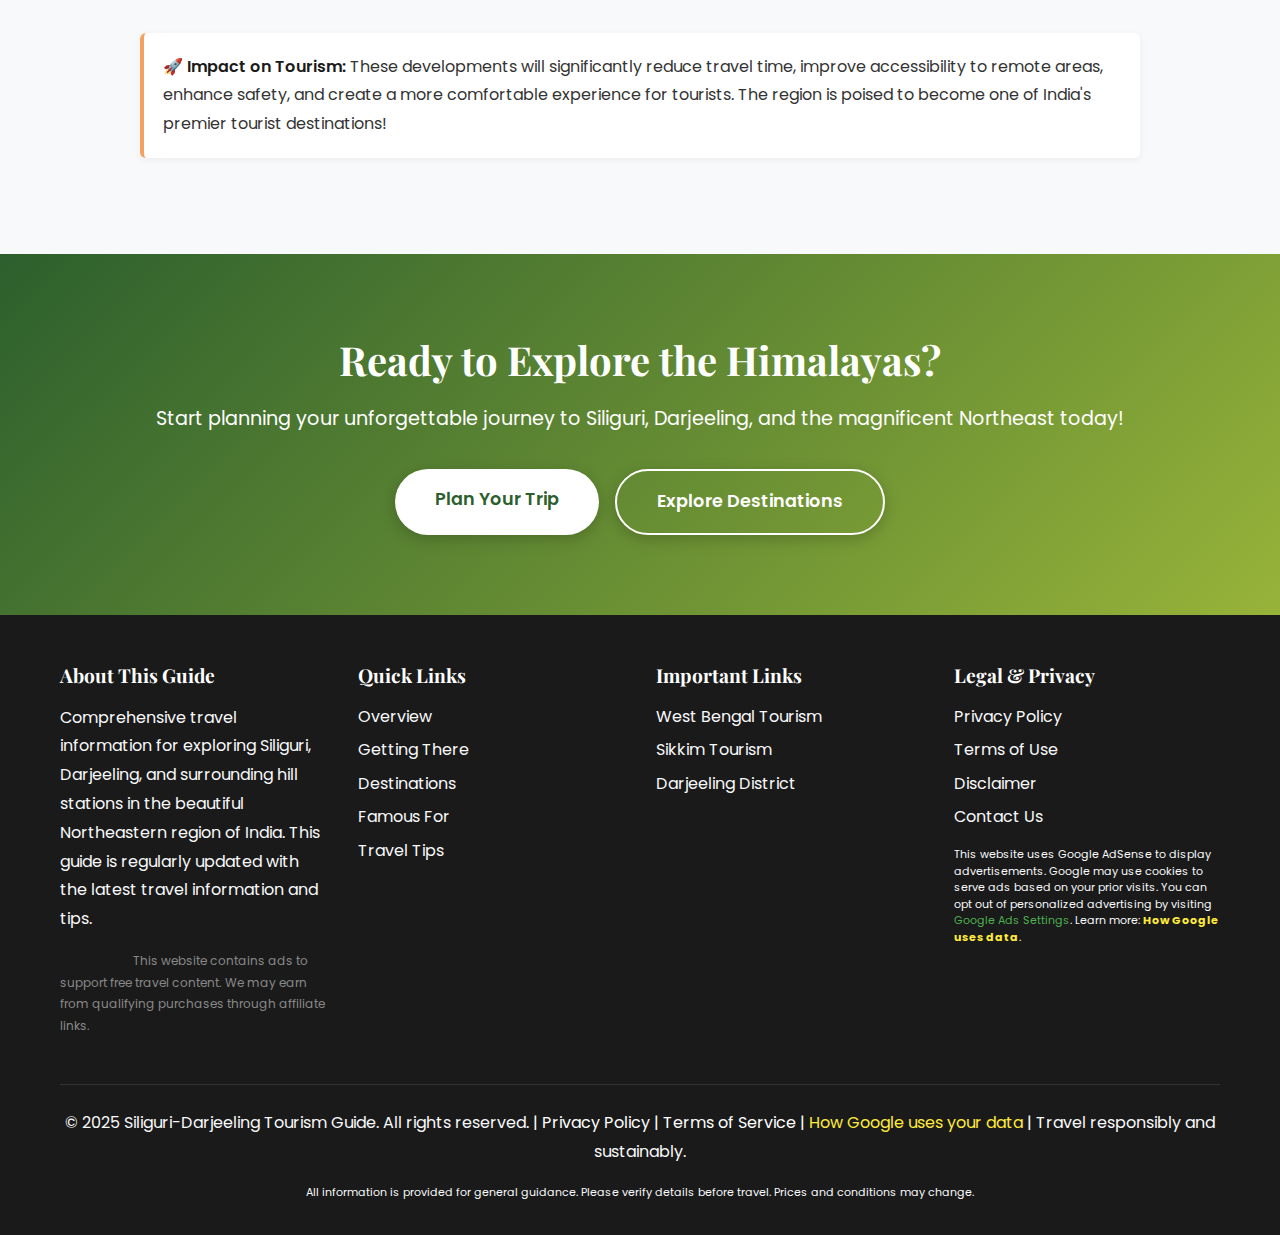
<file: siliguri-darjeeling-tourism.html>
<!DOCTYPE html>
<html lang="en">

<head>
    <meta charset="UTF-8">
    <meta name="viewport" content="width=device-width, initial-scale=1.0">

    <!-- SEO Meta Tags -->
    <meta name="description"
        content="Comprehensive guide to Siliguri and Darjeeling tourism - Gateway to Northeast India. Explore tea gardens, hill stations, and scenic beauty. Plan your perfect Himalayan vacation with travel tips, destinations, and itineraries.">
    <meta name="keywords"
        content="Siliguri tourism, Darjeeling, Mirik, Kalimpong, Kurseong, Gangtok, NJP, Bagdogra, Northeast India, Himalayan tourism, tea gardens, hill stations, Sikkim travel, toy train Darjeeling">
    <meta name="author" content="Northeast Gateway Tourism Guide">
    <meta name="robots" content="index, follow, max-snippet:-1, max-image-preview:large, max-video-preview:-1">
    <meta name="googlebot" content="index, follow">
    <link rel="canonical" href="http://www.explore-siliguri.online/siliguri-darjeeling-tourism.html">

    <!-- Open Graph / Facebook -->
    <meta property="og:type" content="website">
    <meta property="og:url" content="http://www.explore-siliguri.online/siliguri-darjeeling-tourism.html">
    <meta property="og:title" content="Siliguri & Darjeeling Tourism: Complete Guide to Northeast India's Gateway">
    <meta property="og:description"
        content="Explore the breathtaking beauty of Darjeeling, Siliguri, and surrounding hill stations. Your complete guide to planning the perfect Himalayan vacation.">
    <meta property="og:image" content="http://www.explore-siliguri.online/images/darjeeling-hero.jpg">

    <!-- Twitter -->
    <meta name="twitter:card" content="summary_large_image">
    <meta name="twitter:url" content="http://www.explore-siliguri.online/siliguri-darjeeling-tourism.html">
    <meta name="twitter:title" content="Siliguri & Darjeeling Tourism: Complete Guide to Northeast India's Gateway">
    <meta name="twitter:description"
        content="Explore the breathtaking beauty of Darjeeling, Siliguri, and surrounding hill stations. Your complete guide to planning the perfect Himalayan vacation.">
    <meta name="twitter:image" content="http://www.explore-siliguri.online/images/darjeeling-hero.jpg">

    <title>Siliguri & Darjeeling Tourism: Complete Guide to Northeast India's Gateway | 2025 Travel Guide</title>

    <!-- Structured Data / JSON-LD -->
    <script async src="https://pagead2.googlesyndication.com/pagead/js/adsbygoogle.js?client=ca-pub-6322294096281900"
        crossorigin="anonymous"></script>
    <script type="application/ld+json">
    {
      "@context": "https://schema.org",
      "@type": "TravelAction",
      "name": "Siliguri and Darjeeling Tourism Guide",
      "description": "Comprehensive travel guide to Siliguri, Darjeeling, and Northeast India hill stations including Gangtok, Kalimpong, and Mirik.",
      "target": {
        "@type": "EntryPoint",
        "urlTemplate": "http://www.explore-siliguri.online/siliguri-darjeeling-tourism.html"
      },
      "provider": {
        "@type": "Organization",
        "name": "Northeast Gateway Tourism"
      }
    }
    </script>

    <script type="application/ld+json">
    {
      "@context": "https://schema.org",
      "@type": "Article",
      "headline": "Siliguri & Darjeeling Tourism: Complete Guide to Northeast India's Gateway",
      "description": "Discover the best destinations, travel tips, and itineraries for exploring Darjeeling, Siliguri, Gangtok, and surrounding Himalayan regions.",
      "author": {
        "@type": "Organization",
        "name": "Northeast Gateway Tourism Guide"
      },
      "datePublished": "2025-01-01",
      "dateModified": "2025-12-21",
      "publisher": {
        "@type": "Organization",
        "name": "Northeast Gateway Tourism"
      }
    }
    </script>

    <!-- Google AdSense Code - Replace with your publisher ID -->
    <!-- Uncomment when you have your AdSense approval
    <script async src="https://pagead2.googlesyndication.com/pagead/js/adsbygoogle.js?client=ca-pub-XXXXXXXXXXXXXXXX"
     crossorigin="anonymous"></script>
    -->

    <!-- Cookie Consent / Privacy Notice -->
    <script>
        window.addEventListener('load', function () {
            // Cookie consent notification compliant with Google AdSense policies
            if (!localStorage.getItem('cookieConsent')) {
                var banner = document.createElement('div');
                banner.id = 'cookie-banner';
                banner.innerHTML = '<div style="position: fixed; bottom: 0; left: 0; right: 0; background: #333; color: #fff; padding: 15px; text-align: center; z-index: 10000; font-size: 14px; line-height: 1.6;">🍪 This website uses cookies and third-party services including Google AdSense to improve your experience and display relevant advertisements. Third parties may place and read cookies on your browser. By continuing to use this site, you accept our use of cookies. <a href="privacy-policy.html" style="color: #4CAF50; text-decoration: underline; font-weight: bold;">Privacy Policy</a> | <a href="https://www.google.com/policies/privacy/partners/" target="_blank" rel="noopener" style="color: #ffeb3b; text-decoration: underline; font-weight: bold;">How Google uses your data</a> <button onclick="acceptCookies()" style="margin-left: 15px; padding: 8px 20px; background: #4CAF50; color: white; border: none; cursor: pointer; border-radius: 4px;">Accept</button></div>';
                document.body.appendChild(banner);
            }
        });

        function acceptCookies() {
            localStorage.setItem('cookieConsent', 'true');
            localStorage.setItem('cookieConsentDate', new Date().toISOString());
            var banner = document.getElementById('cookie-banner');
            if (banner) {
                banner.remove();
            }
        }
    </script>

    <link rel="stylesheet" href="styles.css">
    <link rel="preconnect" href="https://fonts.googleapis.com">
    <link rel="preconnect" href="https://fonts.gstatic.com" crossorigin>
    <link
        href="https://fonts.googleapis.com/css2?family=Playfair+Display:wght@400;700&family=Poppins:wght@300;400;600;700&display=swap"
        rel="stylesheet">
</head>

<body>
    <header class="hero">
        <nav class="navbar">
            <div class="container">
                <div class="nav-brand">
                    <h1>🏔️ Northeast Gateway</h1>
                </div>
                <ul class="nav-menu">
                    <li><a href="#overview">Overview</a></li>
                    <li><a href="#getting-there">Getting There</a></li>
                    <li><a href="#destinations">Destinations</a></li>
                    <li><a href="#famous-for">Famous For</a></li>
                    <li><a href="#travel-tips">Travel Tips</a></li>
                </ul>
                <button class="mobile-menu-toggle" aria-label="Toggle menu">
                    <span></span>
                    <span></span>
                    <span></span>
                </button>
            </div>
        </nav>
        <div class="hero-content">
            <div class="container">
                <h1 class="hero-title">Discover Siliguri & Darjeeling</h1>
                <p class="hero-subtitle">Gateway to the Majestic Himalayas and Northeast India</p>
                <a href="#overview" class="cta-button">Explore Now</a>
            </div>
        </div>
    </header>

    <main>
        <!-- AdSense Ad Unit - After Header -->
        <!-- Uncomment when AdSense is approved
        <div class="ad-container" style="text-align: center; margin: 20px auto; max-width: 970px;">
            <ins class="adsbygoogle"
                 style="display:block"
                 data-ad-client="ca-pub-XXXXXXXXXXXXXXXX"
                 data-ad-slot="1234567890"
                 data-ad-format="auto"
                 data-full-width-responsive="true"></ins>
            <script>
                 (adsbygoogle = window.adsbygoogle || []).push({});
            </script>
        </div>
        -->
        <!-- Overview Section -->
        <section id="overview" class="section overview-section">
            <div class="container">
                <h2 class="section-title">Welcome to the Gateway of Northeast India</h2>
                <div class="intro-content">
                    <p class="lead-text">
                        Nestled in the foothills of the mighty Himalayas, <strong>Siliguri</strong> serves as the
                        perfect launchpad
                        for exploring some of India's most breathtaking hill stations and the enchanting Northeast
                        region. This bustling
                        city is the gateway to Darjeeling, Gangtok, Kalimpong, and numerous other spectacular
                        destinations that promise
                        unforgettable experiences.
                    </p>
                    <p>
                        Whether you're a nature enthusiast, adventure seeker, tea lover, or simply looking for a
                        peaceful retreat,
                        the Siliguri-Darjeeling circuit offers something magical for everyone. From misty tea gardens
                        and colonial
                        charm to panoramic mountain views and vibrant local culture, this region is a treasure trove of
                        experiences.
                    </p>
                </div>
            </div>
        </section>

        <!-- AdSense Ad Unit - Between Sections -->
        <!-- Uncomment when AdSense is approved
        <div class="ad-container" style="text-align: center; margin: 30px auto; max-width: 728px;">
            <ins class="adsbygoogle"
                 style="display:block"
                 data-ad-client="ca-pub-XXXXXXXXXXXXXXXX"
                 data-ad-slot="1234567891"
                 data-ad-format="horizontal"
                 data-full-width-responsive="true"></ins>
            <script>
                 (adsbygoogle = window.adsbygoogle || []).push({});
            </script>
        </div>
        -->

        <!-- Getting There Section -->
        <section id="getting-there" class="section getting-there-section">
            <div class="container">
                <h2 class="section-title">How to Reach Siliguri</h2>
                <div class="transport-grid">
                    <div class="transport-card">
                        <div class="transport-icon">✈️</div>
                        <h3>By Air</h3>
                        <p><strong>Bagdogra Airport (IXB)</strong></p>
                        <p>The nearest airport, located just 16 km from Siliguri city center. Well-connected to major
                            Indian cities including Delhi, Mumbai, Kolkata, Bangalore, and Guwahati.</p>
                        <ul class="transport-details">
                            <li>Distance from Siliguri: 16 km (30 minutes)</li>
                            <li>Distance to Darjeeling: 95 km (3 hours)</li>
                            <li>Airport Code: IXB</li>
                            <li>Facilities: Modern terminal, car rentals, taxis, and prepaid cab services</li>
                        </ul>
                    </div>

                    <div class="transport-card">
                        <div class="transport-icon">🚂</div>
                        <h3>By Train</h3>
                        <p><strong>New Jalpaiguri (NJP) & Siliguri Junction (SGUJ)</strong></p>
                        <p>Two major railway stations serving the region with excellent connectivity.</p>
                        <ul class="transport-details">
                            <li><strong>New Jalpaiguri (NJP):</strong> Major junction connecting to all parts of India
                            </li>
                            <li><strong>Siliguri Junction (SGUJ):</strong> Central station within the city</li>
                            <li>Popular trains: Darjeeling Mail, Kanchankanya Express, Teesta Torsa Express</li>
                            <li>Direct trains from: Delhi, Kolkata, Mumbai, Chennai, Bangalore</li>
                        </ul>
                    </div>

                    <div class="transport-card">
                        <div class="transport-icon">🚗</div>
                        <h3>By Road</h3>
                        <p><strong>Excellent Highway Connectivity</strong></p>
                        <p>Siliguri is strategically located on major National Highways with ongoing development
                            projects.</p>
                        <ul class="transport-details">
                            <li><strong>NH 10:</strong> Siliguri to Gangtok (Sikkim)</li>
                            <li><strong>NH 55:</strong> Siliguri to Darjeeling</li>
                            <li><strong>NH 27:</strong> East-West corridor connecting Porbandar to Silchar</li>
                            <li><strong>NH 717:</strong> Asian Highway network</li>
                            <li>Regular bus services from Kolkata, Guwahati, Patna, and neighboring states</li>
                            <li>Highway development projects boosting tourism accessibility</li>
                        </ul>
                    </div>
                </div>
            </div>
        </section>

        <!-- AdSense In-feed Ad Unit -->
        <!-- Uncomment when AdSense is approved
        <div class="ad-container" style="text-align: center; margin: 30px auto; max-width: 728px;">
            <ins class="adsbygoogle"
                 style="display:block"
                 data-ad-format="fluid"
                 data-ad-layout-key="-6t+ed+2i-1n-4w"
                 data-ad-client="ca-pub-XXXXXXXXXXXXXXXX"
                 data-ad-slot="1234567892"></ins>
            <script>
                 (adsbygoogle = window.adsbygoogle || []).push({});
            </script>
        </div>
        -->

        <!-- Destinations Section -->
        <section id="destinations" class="section destinations-section">
            <div class="container">
                <h2 class="section-title">Explore Enchanting Destinations</h2>
                <p class="section-subtitle">From Siliguri, embark on journeys to some of India's most beautiful hill
                    stations</p>

                <div class="destination-cards">
                    <!-- Darjeeling -->
                    <article class="destination-card featured">
                        <div class="destination-image">
                            <div class="destination-badge">Must Visit</div>
                            <span class="destination-icon">🏔️</span>
                        </div>
                        <div class="destination-content">
                            <h3>Darjeeling - Queen of Hills</h3>
                            <p class="destination-distance">📍 95 km from Siliguri | ⏱️ 3 hours</p>
                            <p class="destination-description">
                                The crown jewel of the region, Darjeeling is renowned for its stunning views of
                                Kanchenjunga,
                                world-famous tea gardens, and the iconic Darjeeling Himalayan Railway (Toy Train) - a
                                UNESCO
                                World Heritage Site.
                            </p>
                            <div class="destination-highlights">
                                <h4>Top Attractions:</h4>
                                <ul>
                                    <li><strong>Tiger Hill:</strong> Witness the magical sunrise over Kanchenjunga</li>
                                    <li><strong>Batasia Loop:</strong> Scenic railway loop with war memorial</li>
                                    <li><strong>Darjeeling Toy Train:</strong> Ride the historic narrow-gauge railway
                                    </li>
                                    <li><strong>Peace Pagoda:</strong> Japanese Buddhist temple with panoramic views
                                    </li>
                                    <li><strong>Happy Valley Tea Estate:</strong> Tour authentic tea plantations</li>
                                    <li><strong>Mall Road:</strong> Shopping, dining, and colonial architecture</li>
                                    <li><strong>Himalayan Mountaineering Institute:</strong> Museum and training center
                                    </li>
                                    <li><strong>Padmaja Naidu Himalayan Zoological Park:</strong> Home to red pandas and
                                        snow leopards</li>
                                </ul>
                            </div>
                            <div class="destination-tips">
                                <p><strong>Best Time:</strong> March to May, September to November</p>
                                <p><strong>Temperature:</strong> 5°C to 15°C in winter, 15°C to 25°C in summer</p>
                            </div>
                        </div>
                    </article>

                    <!-- Mirik -->
                    <article class="destination-card">
                        <div class="destination-image">
                            <span class="destination-icon">🌊</span>
                        </div>
                        <div class="destination-content">
                            <h3>Mirik - The Serene Lakeside Town</h3>
                            <p class="destination-distance">📍 52 km from Siliguri | ⏱️ 1.5 hours</p>
                            <p class="destination-description">
                                A hidden gem offering tranquility and natural beauty, Mirik is perfect for those seeking
                                peace away from crowded tourist spots.
                            </p>
                            <div class="destination-highlights">
                                <h4>Top Attractions:</h4>
                                <ul>
                                    <li><strong>Sumendu Lake:</strong> Beautiful artificial lake with boating facilities
                                    </li>
                                    <li><strong>Arched Footbridge:</strong> Connects both sides of the lake</li>
                                    <li><strong>Tea Gardens:</strong> Lush green estates surrounding the town</li>
                                    <li><strong>Bokar Monastery:</strong> Peaceful Tibetan Buddhist monastery</li>
                                    <li><strong>Rameetey Dara:</strong> Sunrise viewpoint with Kanchenjunga views</li>
                                    <li><strong>Thurbo Tea Estate:</strong> Experience tea cultivation</li>
                                </ul>
                            </div>
                            <div class="destination-tips">
                                <p><strong>Best Time:</strong> October to May</p>
                                <p><strong>Ideal For:</strong> Honeymooners, nature lovers, photography</p>
                            </div>
                        </div>
                    </article>

                    <!-- Kalimpong -->
                    <article class="destination-card">
                        <div class="destination-image">
                            <span class="destination-icon">🌸</span>
                        </div>
                        <div class="destination-content">
                            <h3>Kalimpong - Valley of Flowers</h3>
                            <p class="destination-distance">📍 75 km from Siliguri | ⏱️ 2.5 hours</p>
                            <p class="destination-description">
                                Famous for its scenic beauty, Buddhist monasteries, churches, and thriving flower
                                industry,
                                especially orchids and gladioli.
                            </p>
                            <div class="destination-highlights">
                                <h4>Top Attractions:</h4>
                                <ul>
                                    <li><strong>Deolo Hill:</strong> Highest point offering panoramic views</li>
                                    <li><strong>Durpin Monastery:</strong> Zang Dhok Palri Phodang with Buddha statue
                                    </li>
                                    <li><strong>Flower Nurseries:</strong> Famous for orchids, cacti, and gladioli</li>
                                    <li><strong>Dr. Graham's Homes:</strong> Historic educational institution</li>
                                    <li><strong>Mangal Dham:</strong> Krishna temple with intricate architecture</li>
                                    <li><strong>Pine View Nursery:</strong> Cactus collection center</li>
                                    <li><strong>Hanuman Tok:</strong> Temple with stunning valley views</li>
                                </ul>
                            </div>
                            <div class="destination-tips">
                                <p><strong>Best Time:</strong> March to May, October to December</p>
                                <p><strong>Shopping:</strong> Handicrafts, Buddhist artifacts, local cheese</p>
                            </div>
                        </div>
                    </article>

                    <!-- Kurseong -->
                    <article class="destination-card">
                        <div class="destination-image">
                            <span class="destination-icon">🌿</span>
                        </div>
                        <div class="destination-content">
                            <h3>Kurseong - Land of White Orchids</h3>
                            <p class="destination-distance">📍 47 km from Siliguri | ⏱️ 1.5 hours</p>
                            <p class="destination-description">
                                A peaceful hill station midway between Siliguri and Darjeeling, known for its tea
                                estates,
                                schools, and pleasant climate.
                            </p>
                            <div class="destination-highlights">
                                <h4>Top Attractions:</h4>
                                <ul>
                                    <li><strong>Eagle's Craig:</strong> Viewpoint with Kanchenjunga views</li>
                                    <li><strong>Makaibari Tea Estate:</strong> World's first biodynamic tea garden</li>
                                    <li><strong>Netaji Subhash Chandra Bose Museum:</strong> Historical significance
                                    </li>
                                    <li><strong>Chimney:</strong> Famous picnic spot</li>
                                    <li><strong>Ambootia Tea Estate:</strong> Scenic tea plantation</li>
                                    <li><strong>Dowhill Forest:</strong> Dense forest area</li>
                                </ul>
                            </div>
                            <div class="destination-tips">
                                <p><strong>Best Time:</strong> March to June, September to November</p>
                                <p><strong>Ideal For:</strong> Quiet retreat, toy train journey</p>
                            </div>
                        </div>
                    </article>

                    <!-- Gangtok -->
                    <article class="destination-card featured">
                        <div class="destination-image">
                            <div class="destination-badge">Popular</div>
                            <span class="destination-icon">⛰️</span>
                        </div>
                        <div class="destination-content">
                            <h3>Gangtok - Capital of Sikkim</h3>
                            <p class="destination-distance">📍 115 km from Siliguri | ⏱️ 4 hours</p>
                            <p class="destination-description">
                                The vibrant capital of Sikkim, offering a perfect blend of natural beauty, Buddhist
                                culture,
                                and modern amenities. Gateway to North and East Sikkim.
                            </p>
                            <div class="destination-highlights">
                                <h4>Top Attractions:</h4>
                                <ul>
                                    <li><strong>MG Marg:</strong> Clean pedestrian-only street for shopping and dining
                                    </li>
                                    <li><strong>Tsomgo Lake:</strong> Sacred glacial lake (40 km from Gangtok)</li>
                                    <li><strong>Rumtek Monastery:</strong> Largest monastery in Sikkim</li>
                                    <li><strong>Nathula Pass:</strong> Indo-China border (permits required)</li>
                                    <li><strong>Hanuman Tok:</strong> Temple with panoramic views</li>
                                    <li><strong>Enchey Monastery:</strong> 200-year-old monastery</li>
                                    <li><strong>Ganesh Tok:</strong> Small Ganesh temple viewpoint</li>
                                    <li><strong>Tashi Viewpoint:</strong> Kanchenjunga sunrise views</li>
                                </ul>
                            </div>
                            <div class="destination-tips">
                                <p><strong>Best Time:</strong> March to June, September to December</p>
                                <p><strong>Note:</strong> Inner Line Permit required for tourists</p>
                            </div>
                        </div>
                    </article>

                    <!-- Other Destinations -->
                    <article class="destination-card">
                        <div class="destination-image">
                            <span class="destination-icon">🎯</span>
                        </div>
                        <div class="destination-content">
                            <h3>Other Notable Destinations</h3>
                            <p class="destination-description">
                                Explore more hidden gems and beautiful spots around Siliguri:
                            </p>
                            <div class="destination-highlights">
                                <ul>
                                    <li><strong>Namchi (Sikkim):</strong> Rock Garden and Char Dham complex</li>
                                    <li><strong>Pelling (Sikkim):</strong> Pemayangtse Monastery, Khecheopalri Lake</li>
                                    <li><strong>Lava & Lolegaon:</strong> Offbeat forest villages</li>
                                    <li><strong>Jaldhaka:</strong> River rafting and forest bungalows</li>
                                    <li><strong>Gorubathan:</strong> Gateway to Neora Valley National Park</li>
                                    <li><strong>Takdah:</strong> Orchid sanctuary and tea gardens</li>
                                    <li><strong>Pedong:</strong> Silk Route destination</li>
                                    <li><strong>Rishyap:</strong> Pristine village with mountain views</li>
                                </ul>
                            </div>
                        </div>
                    </article>
                </div>
            </div>
        </section>

        <!-- AdSense Ad Unit - Mid Content -->
        <!-- Uncomment when AdSense is approved
        <div class="ad-container" style="text-align: center; margin: 30px auto; max-width: 970px;">
            <ins class="adsbygoogle"
                 style="display:block"
                 data-ad-client="ca-pub-XXXXXXXXXXXXXXXX"
                 data-ad-slot="1234567893"
                 data-ad-format="auto"
                 data-full-width-responsive="true"></ins>
            <script>
                 (adsbygoogle = window.adsbygoogle || []).push({});
            </script>
        </div>
        -->

        <!-- Famous For Section -->
        <section id="famous-for" class="section famous-section">
            <div class="container">
                <h2 class="section-title">The Three Ts: Tea, Timber & Tourism</h2>
                <p class="section-subtitle">Siliguri and its surrounding region are renowned for three major industries
                </p>

                <div class="famous-grid">
                    <!-- Tea -->
                    <div class="famous-card">
                        <div class="famous-icon">🍵</div>
                        <h3>Tea - The Golden Leaf</h3>
                        <div class="famous-content">
                            <p>
                                The Darjeeling and Dooars region produces some of the world's finest teas, known
                                globally
                                as "Darjeeling Tea" - often called the "Champagne of Teas."
                            </p>
                            <h4>Tea Experience:</h4>
                            <ul>
                                <li><strong>Famous Tea Estates:</strong> Happy Valley, Makaibari, Glenburn, Margaret's
                                    Hope, Castleton</li>
                                <li><strong>Tea Tourism:</strong> Factory tours, tea tasting sessions, stay at tea
                                    estate bungalows</li>
                                <li><strong>Harvest Seasons:</strong>
                                    <ul class="nested-list">
                                        <li>First Flush (March-April): Light, delicate flavor</li>
                                        <li>Second Flush (May-June): Full-bodied, muscatel flavor</li>
                                        <li>Monsoon Flush (July-September): Strong, bold taste</li>
                                        <li>Autumn Flush (October-November): Mellow, smooth</li>
                                    </ul>
                                </li>
                                <li><strong>Shopping:</strong> Buy authentic Darjeeling tea directly from estates</li>
                                <li><strong>Tea Gardens:</strong> Scenic landscapes perfect for photography</li>
                            </ul>
                            <p class="highlight-box">
                                💡 <strong>Did You Know?</strong> Darjeeling tea has a Protected Geographical Indication
                                (GI) status,
                                making it one of the most sought-after teas globally.
                            </p>
                        </div>
                    </div>

                    <!-- Timber -->
                    <div class="famous-card">
                        <div class="famous-icon">🌲</div>
                        <h3>Timber - Forest Wealth</h3>
                        <div class="famous-content">
                            <p>
                                The region is blessed with extensive forest cover, contributing significantly to India's
                                timber industry while maintaining ecological balance.
                            </p>
                            <h4>Forest Heritage:</h4>
                            <ul>
                                <li><strong>Dense Forests:</strong> Sal, teak, and other hardwood species</li>
                                <li><strong>Forest Reserves:</strong> Mahananda Wildlife Sanctuary, Neora Valley
                                    National Park</li>
                                <li><strong>Timber Trade:</strong> Siliguri serves as a major timber market</li>
                                <li><strong>Sustainable Practices:</strong> Focus on conservation and reforestation</li>
                                <li><strong>Biodiversity:</strong> Rich flora and fauna in forested regions</li>
                            </ul>
                            <h4>Eco-Tourism Opportunities:</h4>
                            <ul>
                                <li>Wildlife safaris in Gorumara and Jaldapara</li>
                                <li>Bird watching in forest areas</li>
                                <li>Nature trails and trekking routes</li>
                                <li>Forest bungalow stays</li>
                            </ul>
                        </div>
                    </div>

                    <!-- Tourism -->
                    <div class="famous-card">
                        <div class="famous-icon">🎒</div>
                        <h3>Tourism - The Backbone</h3>
                        <div class="famous-content">
                            <p>
                                Tourism is the lifeblood of the region, with millions of visitors arriving annually to
                                experience the Himalayan beauty, cultural diversity, and adventure opportunities.
                            </p>
                            <h4>Tourism Highlights:</h4>
                            <ul>
                                <li><strong>Diverse Experiences:</strong> Hill stations, wildlife, culture, adventure
                                </li>
                                <li><strong>Infrastructure:</strong> Wide range of accommodations from budget to luxury
                                </li>
                                <li><strong>Connectivity:</strong> Improved roads, airport, and rail connectivity</li>
                                <li><strong>Season:</strong> Year-round destination with peak seasons</li>
                                <li><strong>Economic Impact:</strong> Major employment and revenue generator</li>
                            </ul>
                            <h4>Types of Tourism:</h4>
                            <ul>
                                <li><strong>Adventure Tourism:</strong> Trekking, river rafting, paragliding, mountain
                                    biking</li>
                                <li><strong>Cultural Tourism:</strong> Monasteries, festivals, local traditions</li>
                                <li><strong>Eco-Tourism:</strong> Wildlife sanctuaries, nature walks, bird watching</li>
                                <li><strong>Heritage Tourism:</strong> Colonial architecture, toy train, museums</li>
                                <li><strong>Spiritual Tourism:</strong> Buddhist monasteries, Hindu temples</li>
                            </ul>
                            <p class="highlight-box">
                                📈 <strong>Development:</strong> New NH highways under construction will significantly
                                boost
                                accessibility and tourism potential in the coming years.
                            </p>
                        </div>
                    </div>
                </div>
            </div>
        </section>

        <!-- AdSense Ad Unit -->
        <!-- Uncomment when AdSense is approved
        <div class="ad-container" style="text-align: center; margin: 30px auto; max-width: 728px;">
            <ins class="adsbygoogle"
                 style="display:block"
                 data-ad-client="ca-pub-XXXXXXXXXXXXXXXX"
                 data-ad-slot="1234567894"
                 data-ad-format="horizontal"
                 data-full-width-responsive="true"></ins>
            <script>
                 (adsbygoogle = window.adsbygoogle || []).push({});
            </script>
        </div>
        -->

        <!-- Travel Tips Section -->
        <section id="travel-tips" class="section travel-tips-section">
            <div class="container">
                <h2 class="section-title">Essential Travel Tips & Information</h2>

                <div class="tips-grid">
                    <div class="tip-card">
                        <h3>📅 Best Time to Visit</h3>
                        <ul>
                            <li><strong>Peak Season:</strong> March to May, October to December - Pleasant weather,
                                clear mountain views</li>
                            <li><strong>Monsoon:</strong> June to September - Heavy rainfall, landslides possible, but
                                lush greenery</li>
                            <li><strong>Winter:</strong> December to February - Cold weather, occasional snowfall in
                                higher areas</li>
                            <li><strong>Summer:</strong> March to June - Ideal for escaping plains' heat</li>
                        </ul>
                    </div>

                    <div class="tip-card">
                        <h3>🎒 Packing Essentials</h3>
                        <ul>
                            <li>Warm clothing (layered approach recommended)</li>
                            <li>Comfortable walking shoes</li>
                            <li>Rain gear and umbrella</li>
                            <li>Sunscreen, sunglasses, and hat</li>
                            <li>Basic medicines and first aid kit</li>
                            <li>Camera and extra batteries</li>
                            <li>Power bank for devices</li>
                            <li>Valid ID proofs and permits (for Sikkim)</li>
                        </ul>
                    </div>

                    <div class="tip-card">
                        <h3>📝 Permits & Documents</h3>
                        <ul>
                            <li><strong>Sikkim Permit:</strong> Required for Gangtok and other Sikkim destinations
                                <ul class="nested-list">
                                    <li>Available online or at entry checkpoints</li>
                                    <li>Free for Indian nationals</li>
                                    <li>Bring passport-size photos and ID proof</li>
                                </ul>
                            </li>
                            <li><strong>Protected Area Permits:</strong> For Nathula Pass, North Sikkim</li>
                            <li><strong>ID Proof:</strong> Carry Aadhaar card, Passport, or Driving License</li>
                        </ul>
                    </div>

                    <div class="tip-card">
                        <h3>💰 Budget Planning</h3>
                        <ul>
                            <li><strong>Budget Travelers:</strong> ₹1,500-2,500 per day (accommodation, food, local
                                transport)</li>
                            <li><strong>Mid-Range:</strong> ₹3,000-5,000 per day (comfortable hotels, dining)</li>
                            <li><strong>Luxury:</strong> ₹6,000+ per day (premium hotels, private cabs)</li>
                            <li>Book accommodations in advance during peak season</li>
                            <li>Shared taxis and local transport are economical</li>
                            <li>ATMs available in major towns</li>
                        </ul>
                    </div>

                    <div class="tip-card">
                        <h3>🚗 Local Transportation</h3>
                        <ul>
                            <li><strong>Shared Taxis:</strong> Economical option, fixed rates, regular departures</li>
                            <li><strong>Reserved Taxis:</strong> Private hire, comfortable for families</li>
                            <li><strong>Local Buses:</strong> Cheapest option, slower but scenic</li>
                            <li><strong>Car Rentals:</strong> Available with or without driver</li>
                            <li><strong>Toy Train:</strong> Heritage experience (Darjeeling)</li>
                            <li>Pre-book taxis during peak season</li>
                        </ul>
                    </div>

                    <div class="tip-card">
                        <h3>🍽️ Food & Cuisine</h3>
                        <ul>
                            <li><strong>Local Specialties:</strong> Momos, Thukpa, Churpee, Sel Roti</li>
                            <li><strong>Tibetan Cuisine:</strong> Widely available in all hill stations</li>
                            <li><strong>Indian Cuisine:</strong> North and South Indian options</li>
                            <li><strong>Must Try:</strong> Darjeeling tea, local cheese, organic vegetables</li>
                            <li><strong>Hygiene:</strong> Stick to reputed restaurants</li>
                            <li>Carry water purification tablets</li>
                        </ul>
                    </div>

                    <div class="tip-card">
                        <h3>🏨 Accommodation Options</h3>
                        <ul>
                            <li><strong>Hotels & Resorts:</strong> Wide range from budget to luxury</li>
                            <li><strong>Homestays:</strong> Experience local culture and hospitality</li>
                            <li><strong>Heritage Hotels:</strong> Colonial-era properties with charm</li>
                            <li><strong>Tea Estate Bungalows:</strong> Unique stay experience</li>
                            <li><strong>Hostels:</strong> Budget-friendly for backpackers</li>
                            <li>Book well in advance for peak season</li>
                        </ul>
                    </div>

                    <div class="tip-card">
                        <h3>📱 Connectivity & Network</h3>
                        <ul>
                            <li>Mobile networks: BSNL, Jio, Airtel work well in most areas</li>
                            <li>Wi-Fi available in hotels and cafes</li>
                            <li>Limited connectivity in remote areas</li>
                            <li>Download offline maps beforehand</li>
                            <li>Inform family about itinerary</li>
                        </ul>
                    </div>

                    <div class="tip-card">
                        <h3>⚠️ Safety Tips</h3>
                        <ul>
                            <li>Check weather conditions before travel</li>
                            <li>Be cautious during monsoon (landslides)</li>
                            <li>Carry sufficient warm clothing</li>
                            <li>Stay hydrated at high altitudes</li>
                            <li>Follow local guidelines and rules</li>
                            <li>Keep emergency numbers handy</li>
                            <li>Travel insurance recommended</li>
                        </ul>
                    </div>

                    <div class="tip-card">
                        <h3>🌍 Responsible Tourism</h3>
                        <ul>
                            <li>Don't litter - carry your trash</li>
                            <li>Respect local culture and traditions</li>
                            <li>Use eco-friendly products</li>
                            <li>Don't pluck flowers or disturb wildlife</li>
                            <li>Support local businesses</li>
                            <li>Use water responsibly</li>
                            <li>Avoid plastic bags</li>
                        </ul>
                    </div>

                    <div class="tip-card">
                        <h3>📞 Important Contacts</h3>
                        <ul>
                            <li><strong>Emergency:</strong> 112</li>
                            <li><strong>Police:</strong> 100</li>
                            <li><strong>Ambulance:</strong> 108</li>
                            <li><strong>Tourist Helpline:</strong> 1363</li>
                            <li><strong>Darjeeling Tourist Office:</strong> +91-354-225-4102</li>
                            <li><strong>Sikkim Tourism:</strong> +91-3592-221-634</li>
                        </ul>
                    </div>

                    <div class="tip-card">
                        <h3>🎭 Cultural Etiquette</h3>
                        <ul>
                            <li>Remove shoes before entering monasteries</li>
                            <li>Dress modestly at religious places</li>
                            <li>Ask permission before photographing people</li>
                            <li>Walk clockwise around monasteries</li>
                            <li>Don't touch religious objects without permission</li>
                            <li>Be respectful during prayer times</li>
                        </ul>
                    </div>
                </div>
            </div>
        </section>

        <!-- AdSense Ad Unit -->
        <!-- Uncomment when AdSense is approved
        <div class="ad-container" style="text-align: center; margin: 30px auto; max-width: 728px;">
            <ins class="adsbygoogle"
                 style="display:block"
                 data-ad-client="ca-pub-XXXXXXXXXXXXXXXX"
                 data-ad-slot="1234567895"
                 data-ad-format="horizontal"
                 data-full-width-responsive="true"></ins>
            <script>
                 (adsbygoogle = window.adsbygoogle || []).push({});
            </script>
        </div>
        -->

        <!-- Sample Itinerary Section -->
        <section class="section itinerary-section">
            <div class="container">
                <h2 class="section-title">Sample Itineraries</h2>
                <p class="section-subtitle">Choose from our curated travel plans</p>

                <div class="itinerary-cards">
                    <div class="itinerary-card">
                        <h3>🌟 7-Day Classic Tour</h3>
                        <div class="itinerary-content">
                            <ul class="itinerary-list">
                                <li><strong>Day 1:</strong> Arrive Bagdogra/NJP → Siliguri (city exploration)</li>
                                <li><strong>Day 2:</strong> Siliguri → Darjeeling (Tiger Hill at sunrise, local
                                    sightseeing)</li>
                                <li><strong>Day 3:</strong> Darjeeling (Toy Train, tea gardens, Mall Road)</li>
                                <li><strong>Day 4:</strong> Darjeeling → Mirik (lake, gardens) → Overnight Mirik</li>
                                <li><strong>Day 5:</strong> Mirik → Kalimpong (monasteries, nurseries)</li>
                                <li><strong>Day 6:</strong> Kalimpong → Gangtok (MG Marg exploration)</li>
                                <li><strong>Day 7:</strong> Gangtok (Tsomgo Lake, Baba Mandir) → Departure</li>
                            </ul>
                        </div>
                    </div>

                    <div class="itinerary-card">
                        <h3>⚡ 4-Day Quick Getaway</h3>
                        <div class="itinerary-content">
                            <ul class="itinerary-list">
                                <li><strong>Day 1:</strong> Arrive → Darjeeling (evening exploration)</li>
                                <li><strong>Day 2:</strong> Darjeeling (Tiger Hill, Toy Train, tea estate)</li>
                                <li><strong>Day 3:</strong> Darjeeling → Gangtok (scenic drive)</li>
                                <li><strong>Day 4:</strong> Gangtok sightseeing → Departure</li>
                            </ul>
                        </div>
                    </div>

                    <div class="itinerary-card">
                        <h3>🎒 10-Day Comprehensive Tour</h3>
                        <div class="itinerary-content">
                            <ul class="itinerary-list">
                                <li><strong>Day 1:</strong> Arrive Bagdogra → Siliguri</li>
                                <li><strong>Day 2:</strong> Siliguri → Kurseong → Darjeeling</li>
                                <li><strong>Day 3:</strong> Darjeeling exploration (Tiger Hill, Toy Train)</li>
                                <li><strong>Day 4:</strong> Darjeeling (tea estates, museums)</li>
                                <li><strong>Day 5:</strong> Darjeeling → Mirik → Overnight Mirik</li>
                                <li><strong>Day 6:</strong> Mirik → Kalimpong (full day exploration)</li>
                                <li><strong>Day 7:</strong> Kalimpong → Gangtok</li>
                                <li><strong>Day 8:</strong> Gangtok (Tsomgo Lake, Nathula Pass)</li>
                                <li><strong>Day 9:</strong> Gangtok → Pelling or Namchi</li>
                                <li><strong>Day 10:</strong> Return journey → Departure</li>
                            </ul>
                        </div>
                    </div>
                </div>
            </div>
        </section>

        <!-- Infrastructure Development Section -->
        <section class="section infrastructure-section">
            <div class="container">
                <h2 class="section-title">Future of Tourism: Infrastructure Development</h2>
                <div class="infrastructure-content">
                    <p class="lead-text">
                        The region is witnessing significant infrastructure development that promises to revolutionize
                        tourism and connectivity in the coming years.
                    </p>

                    <div class="development-grid">
                        <div class="development-card">
                            <h3>🛣️ Highway Projects</h3>
                            <ul>
                                <li>Widening and upgrading of existing National Highways</li>
                                <li>New bypass roads to reduce congestion</li>
                                <li>Improved road safety measures</li>
                                <li>Better signage and tourist information boards</li>
                                <li>Reduced travel time between destinations</li>
                            </ul>
                        </div>

                        <div class="development-card">
                            <h3>✈️ Airport Expansion</h3>
                            <ul>
                                <li>Bagdogra Airport modernization underway</li>
                                <li>Pakyong Airport (Sikkim) operational</li>
                                <li>Increased flight connectivity to major cities</li>
                                <li>Enhanced passenger facilities</li>
                            </ul>
                        </div>

                        <div class="development-card">
                            <h3>🚂 Railway Connectivity</h3>
                            <ul>
                                <li>NJP station being upgraded</li>
                                <li>New train services being introduced</li>
                                <li>Better passenger amenities</li>
                                <li>Digital ticketing and information systems</li>
                            </ul>
                        </div>

                        <div class="development-card">
                            <h3>🏗️ Tourism Infrastructure</h3>
                            <ul>
                                <li>New hotels and resorts under construction</li>
                                <li>Development of adventure tourism facilities</li>
                                <li>Tourist information centers</li>
                                <li>Improved public amenities</li>
                                <li>Digital tourism initiatives</li>
                            </ul>
                        </div>
                    </div>

                    <p class="highlight-box">
                        🚀 <strong>Impact on Tourism:</strong> These developments will significantly reduce travel time,
                        improve accessibility to remote areas, enhance safety, and create a more comfortable experience
                        for tourists. The region is poised to become one of India's premier tourist destinations!
                    </p>
                </div>
            </div>
        </section>

        <!-- Call to Action Section -->
        <section class="section cta-section">
            <div class="container">
                <div class="cta-content">
                    <h2>Ready to Explore the Himalayas?</h2>
                    <p>Start planning your unforgettable journey to Siliguri, Darjeeling, and the magnificent Northeast
                        today!</p>
                    <div class="cta-buttons">
                        <a href="#getting-there" class="cta-button primary">Plan Your Trip</a>
                        <a href="#destinations" class="cta-button secondary">Explore Destinations</a>
                    </div>
                </div>
            </div>
        </section>
    </main>

    <footer class="footer">
        <div class="container">
            <!-- AdSense Ad Unit - Before Footer -->
            <!-- Uncomment when AdSense is approved
            <div class="ad-container" style="text-align: center; margin: 30px auto 40px; max-width: 970px;">
                <ins class="adsbygoogle"
                     style="display:block"
                     data-ad-client="ca-pub-XXXXXXXXXXXXXXXX"
                     data-ad-slot="1234567896"
                     data-ad-format="auto"
                     data-full-width-responsive="true"></ins>
                <script>
                     (adsbygoogle = window.adsbygoogle || []).push({});
                </script>
            </div>
            -->

            <div class="footer-content">
                <div class="footer-section">
                    <h3>About This Guide</h3>
                    <p>
                        Comprehensive travel information for exploring Siliguri, Darjeeling, and surrounding
                        hill stations in the beautiful Northeastern region of India. This guide is regularly
                        updated with the latest travel information and tips.
                    </p>
                    <p style="margin-top: 10px; font-size: 12px; color: #888;">
                        <strong>Disclosure:</strong> This website contains ads to support free travel content.
                        We may earn from qualifying purchases through affiliate links.
                    </p>
                </div>
                <div class="footer-section">
                    <h3>Quick Links</h3>
                    <ul>
                        <li><a href="#overview">Overview</a></li>
                        <li><a href="#getting-there">Getting There</a></li>
                        <li><a href="#destinations">Destinations</a></li>
                        <li><a href="#famous-for">Famous For</a></li>
                        <li><a href="#travel-tips">Travel Tips</a></li>
                    </ul>
                </div>
                <div class="footer-section">
                    <h3>Important Links</h3>
                    <ul>
                        <li><a href="https://www.wbtourismgov.in" target="_blank" rel="noopener noreferrer">West Bengal
                                Tourism</a></li>
                        <li><a href="https://www.sikkimtourism.gov.in" target="_blank" rel="noopener noreferrer">Sikkim
                                Tourism</a></li>
                        <li><a href="https://www.darjeeling.gov.in" target="_blank" rel="noopener noreferrer">Darjeeling
                                District</a></li>
                    </ul>
                </div>
                <div class="footer-section" id="privacy">
                    <h3>Legal & Privacy</h3>
                    <ul>
                        <li><a href="#privacy-policy">Privacy Policy</a></li>
                        <li><a href="#terms">Terms of Use</a></li>
                        <li><a href="#disclaimer">Disclaimer</a></li>
                        <li><a href="#contact">Contact Us</a></li>
                    </ul>
                    <p style="margin-top: 15px; font-size: 11px; line-height: 1.5;">
                        This website uses Google AdSense to display advertisements. Google may use cookies
                        to serve ads based on your prior visits. You can opt out of personalized advertising
                        by visiting <a href="https://www.google.com/settings/ads" target="_blank"
                            rel="noopener noreferrer" style="color: #4CAF50;">Google Ads Settings</a>. 
                        Learn more: <a href="https://www.google.com/policies/privacy/partners/" target="_blank"
                            rel="noopener noreferrer" style="color: #ffeb3b; font-weight: bold;">How Google uses data</a>.
                    </p>
                </div>
            </div>
            <div class="footer-bottom">
                <p>&copy; 2025 Siliguri-Darjeeling Tourism Guide. All rights reserved. | <a href="privacy-policy.html" style="color: white;">Privacy Policy</a> | <a href="terms-of-service.html" style="color: white;">Terms of Service</a> | <a href="https://www.google.com/policies/privacy/partners/" target="_blank" rel="noopener" style="color: #ffeb3b;">How Google uses your data</a> | Travel responsibly and sustainably.</p>
                <p style="margin-top: 5px; font-size: 11px;">All information is provided for general guidance. Please
                    verify details before travel. Prices and conditions may change.</p>
            </div>
        </div>
    </footer>

    <script src="script.js"></script>
    <script src="cookie-consent.js"></script>
</body>

</html>
</file>
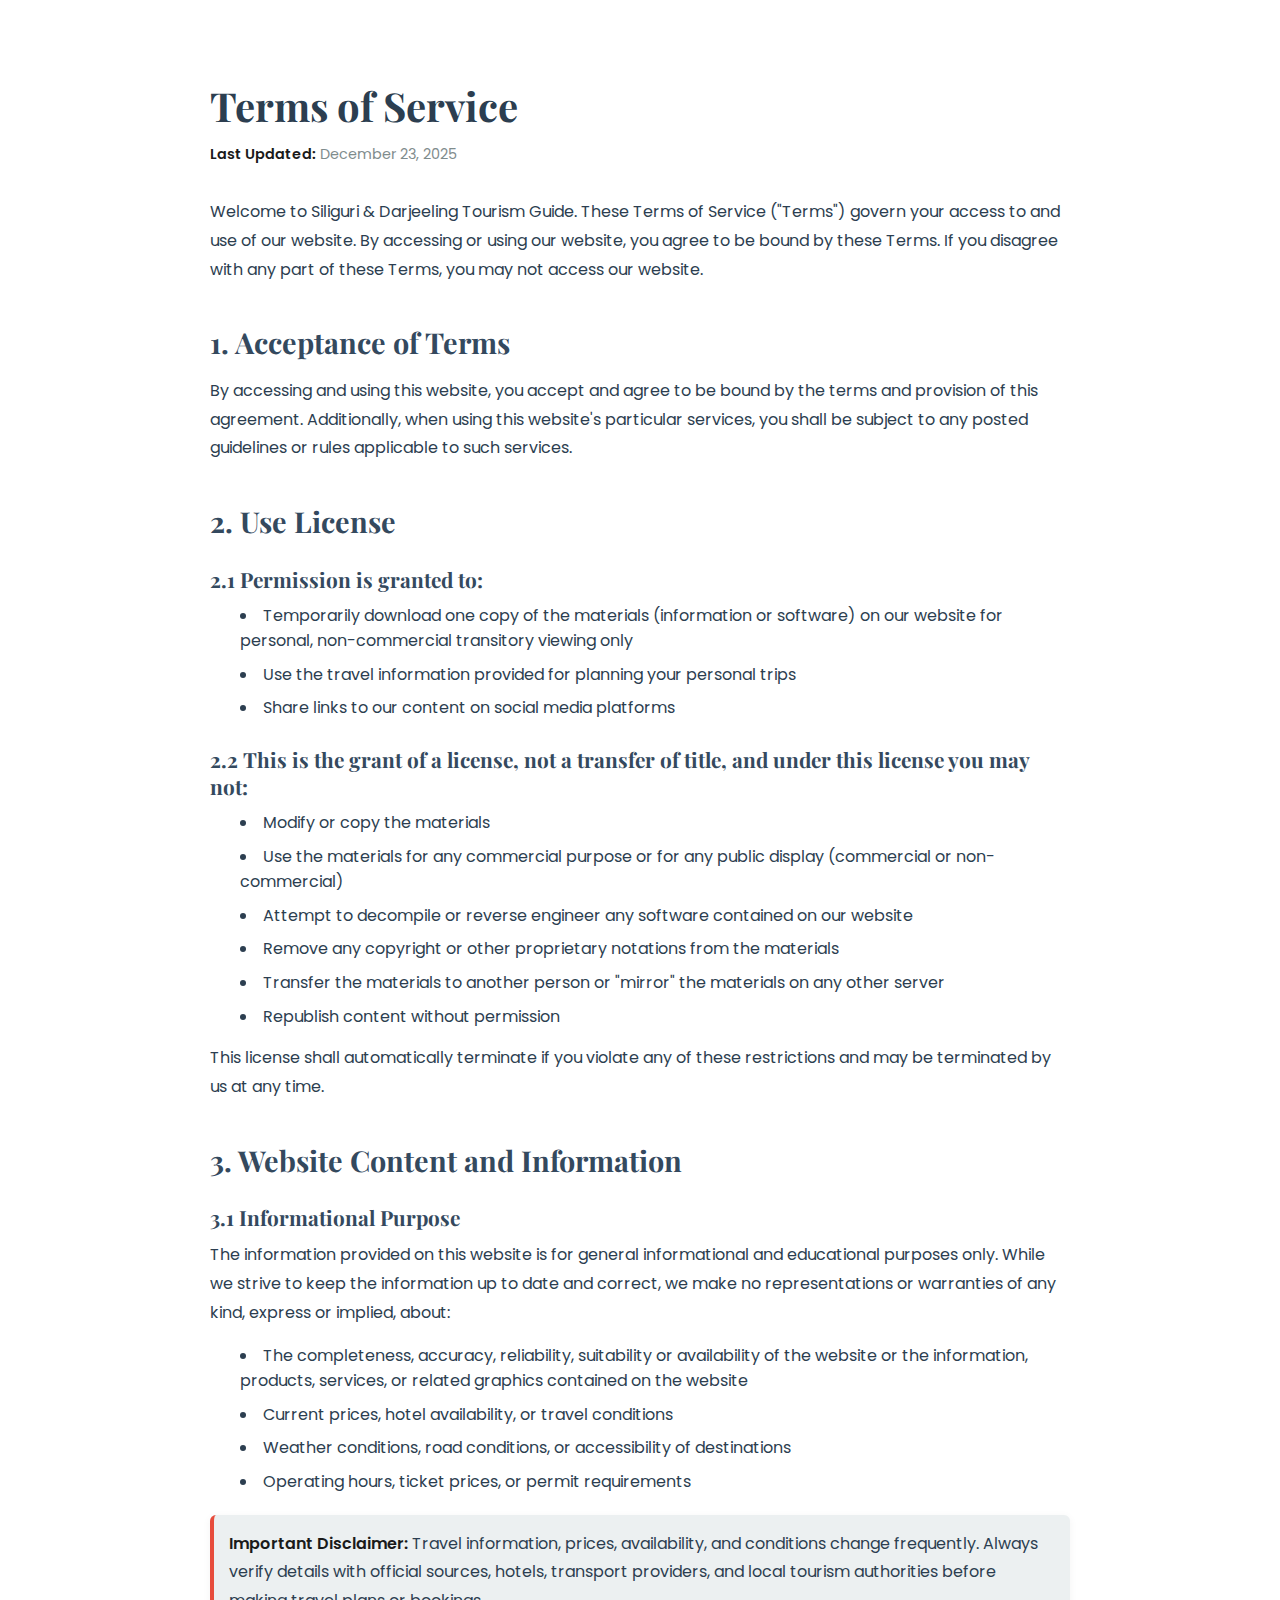
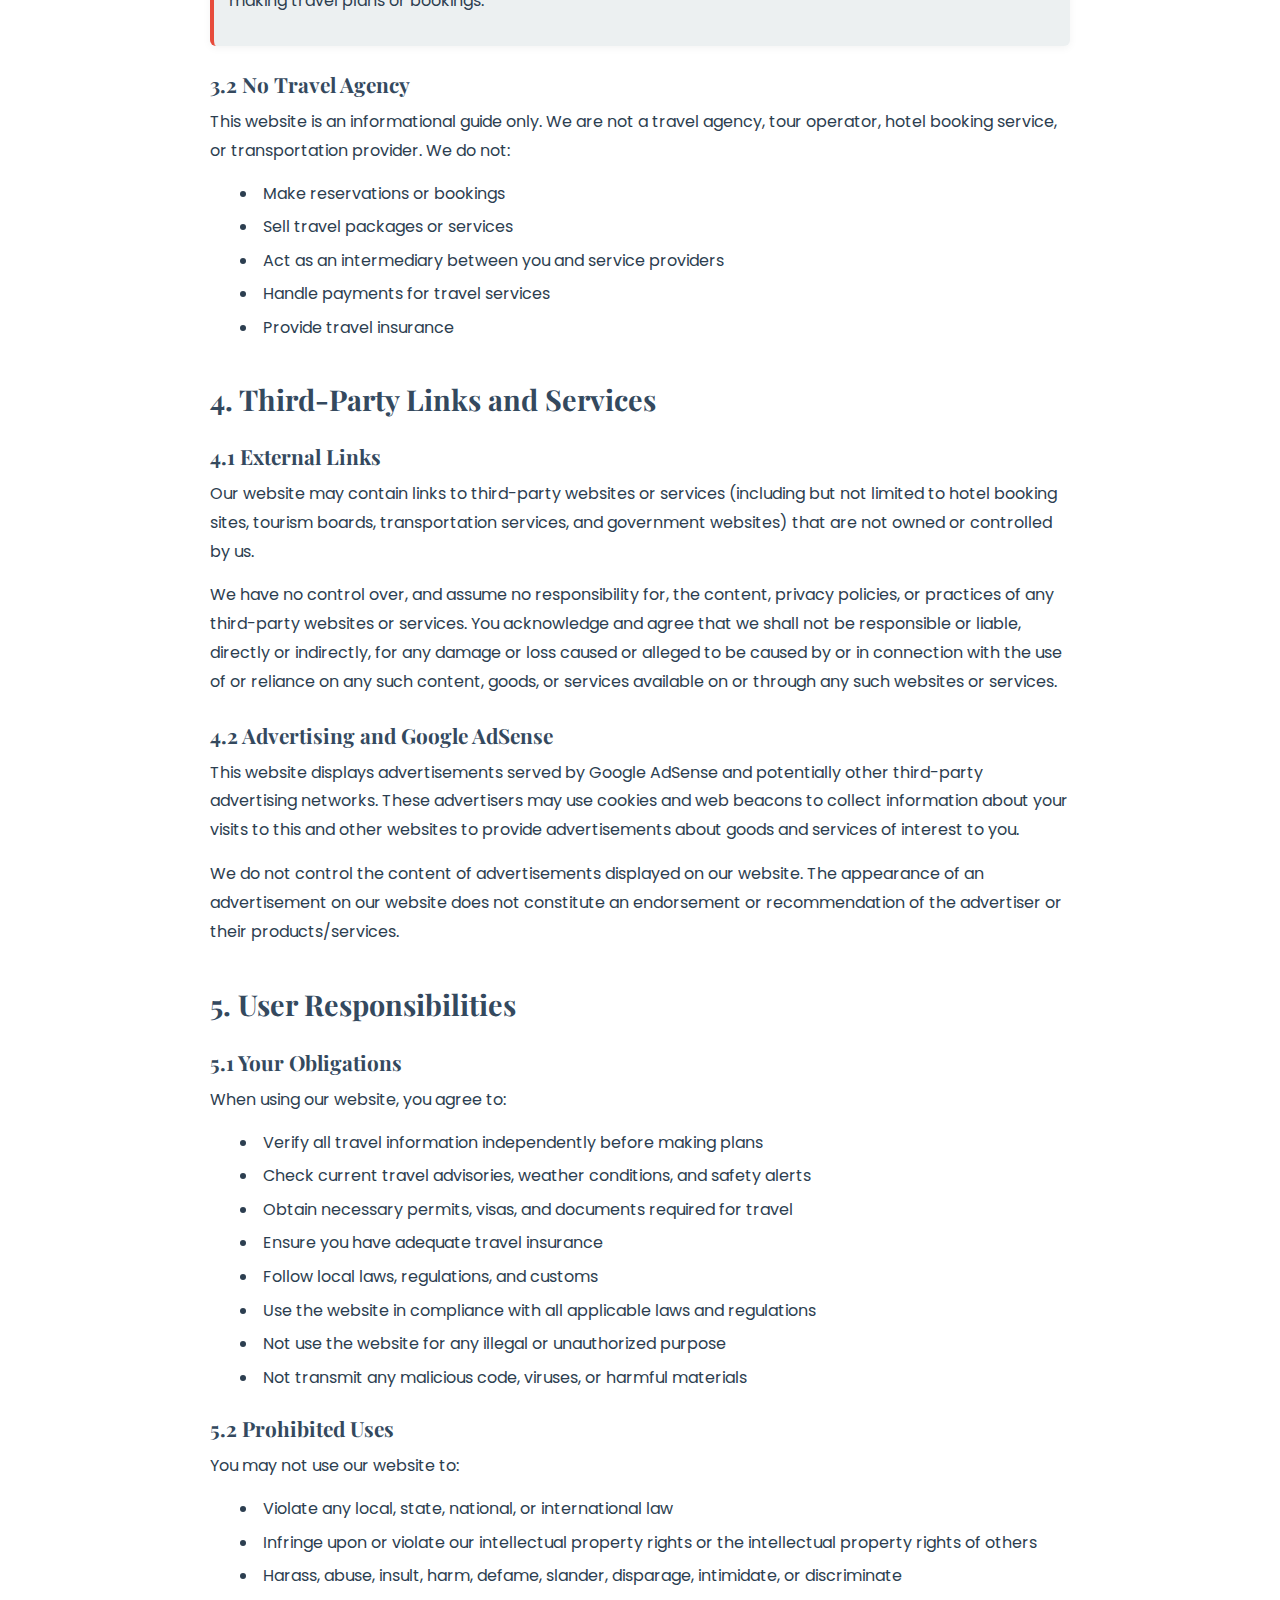
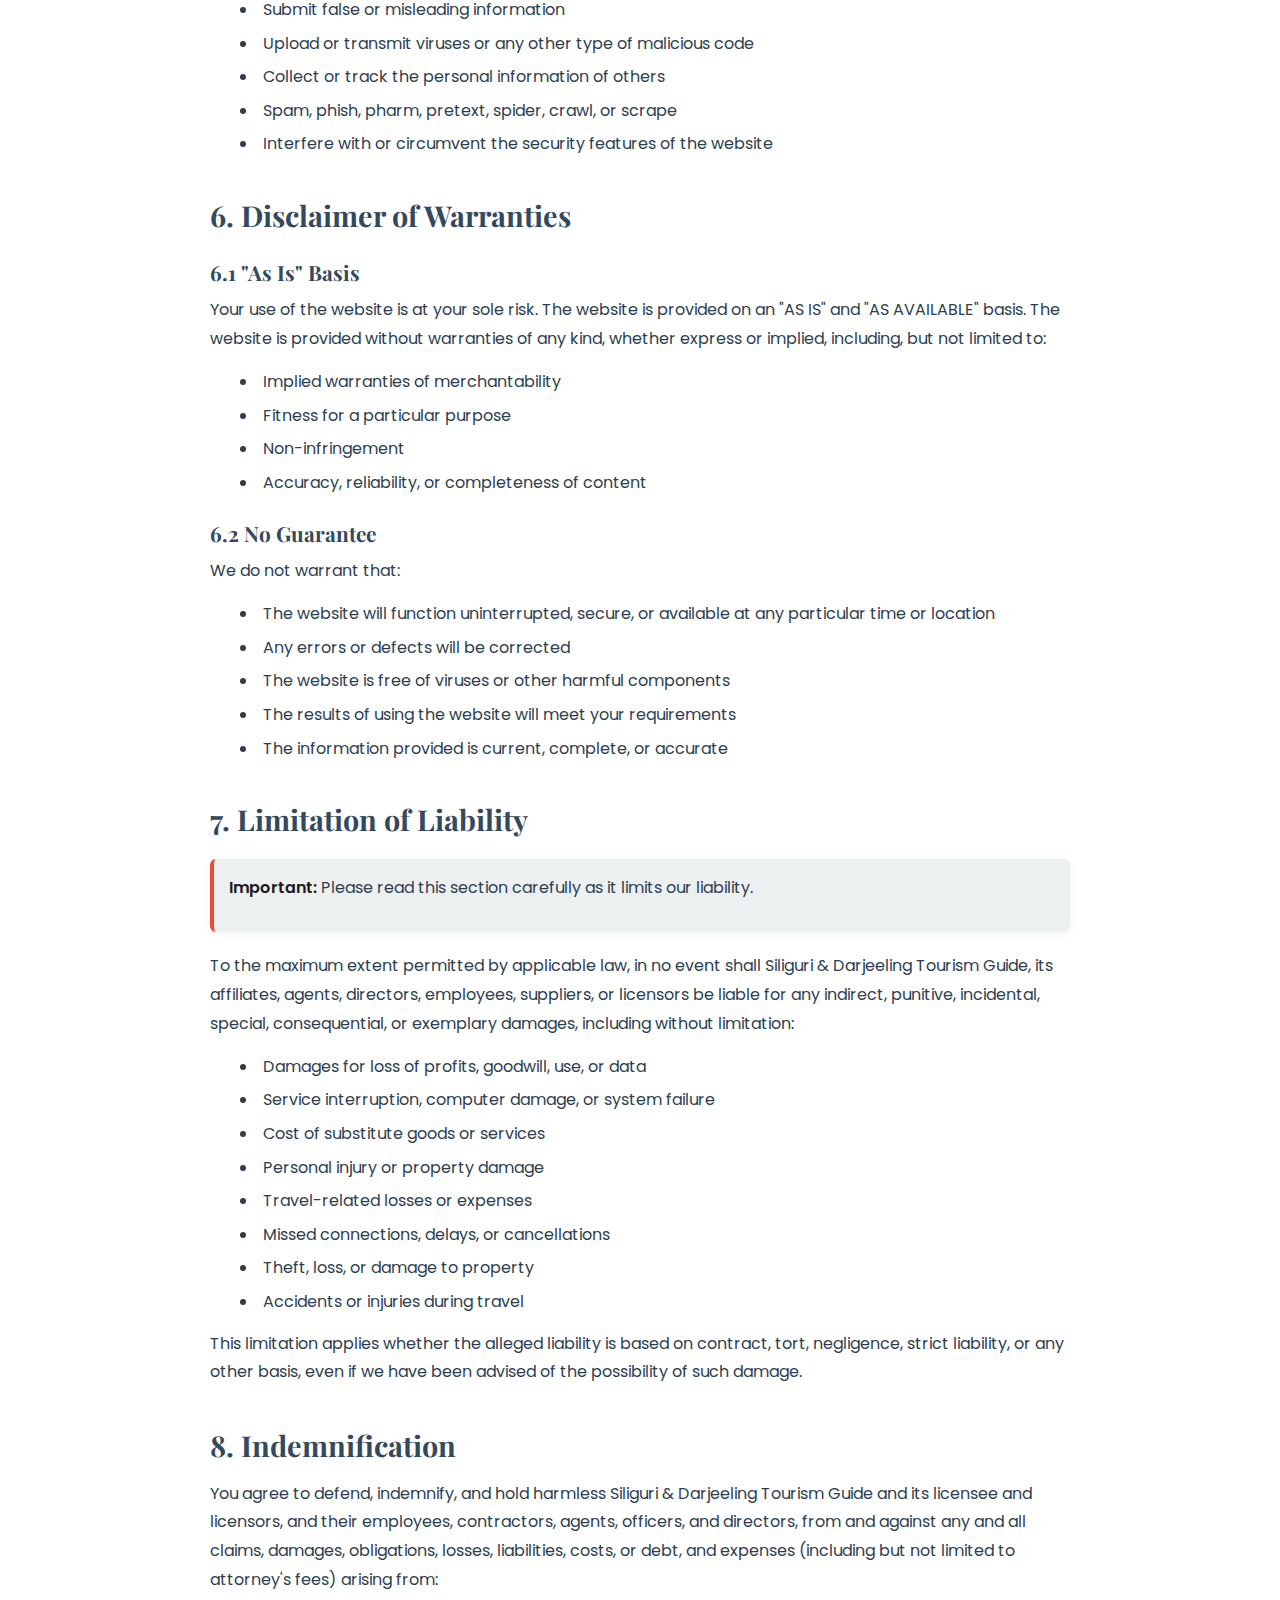
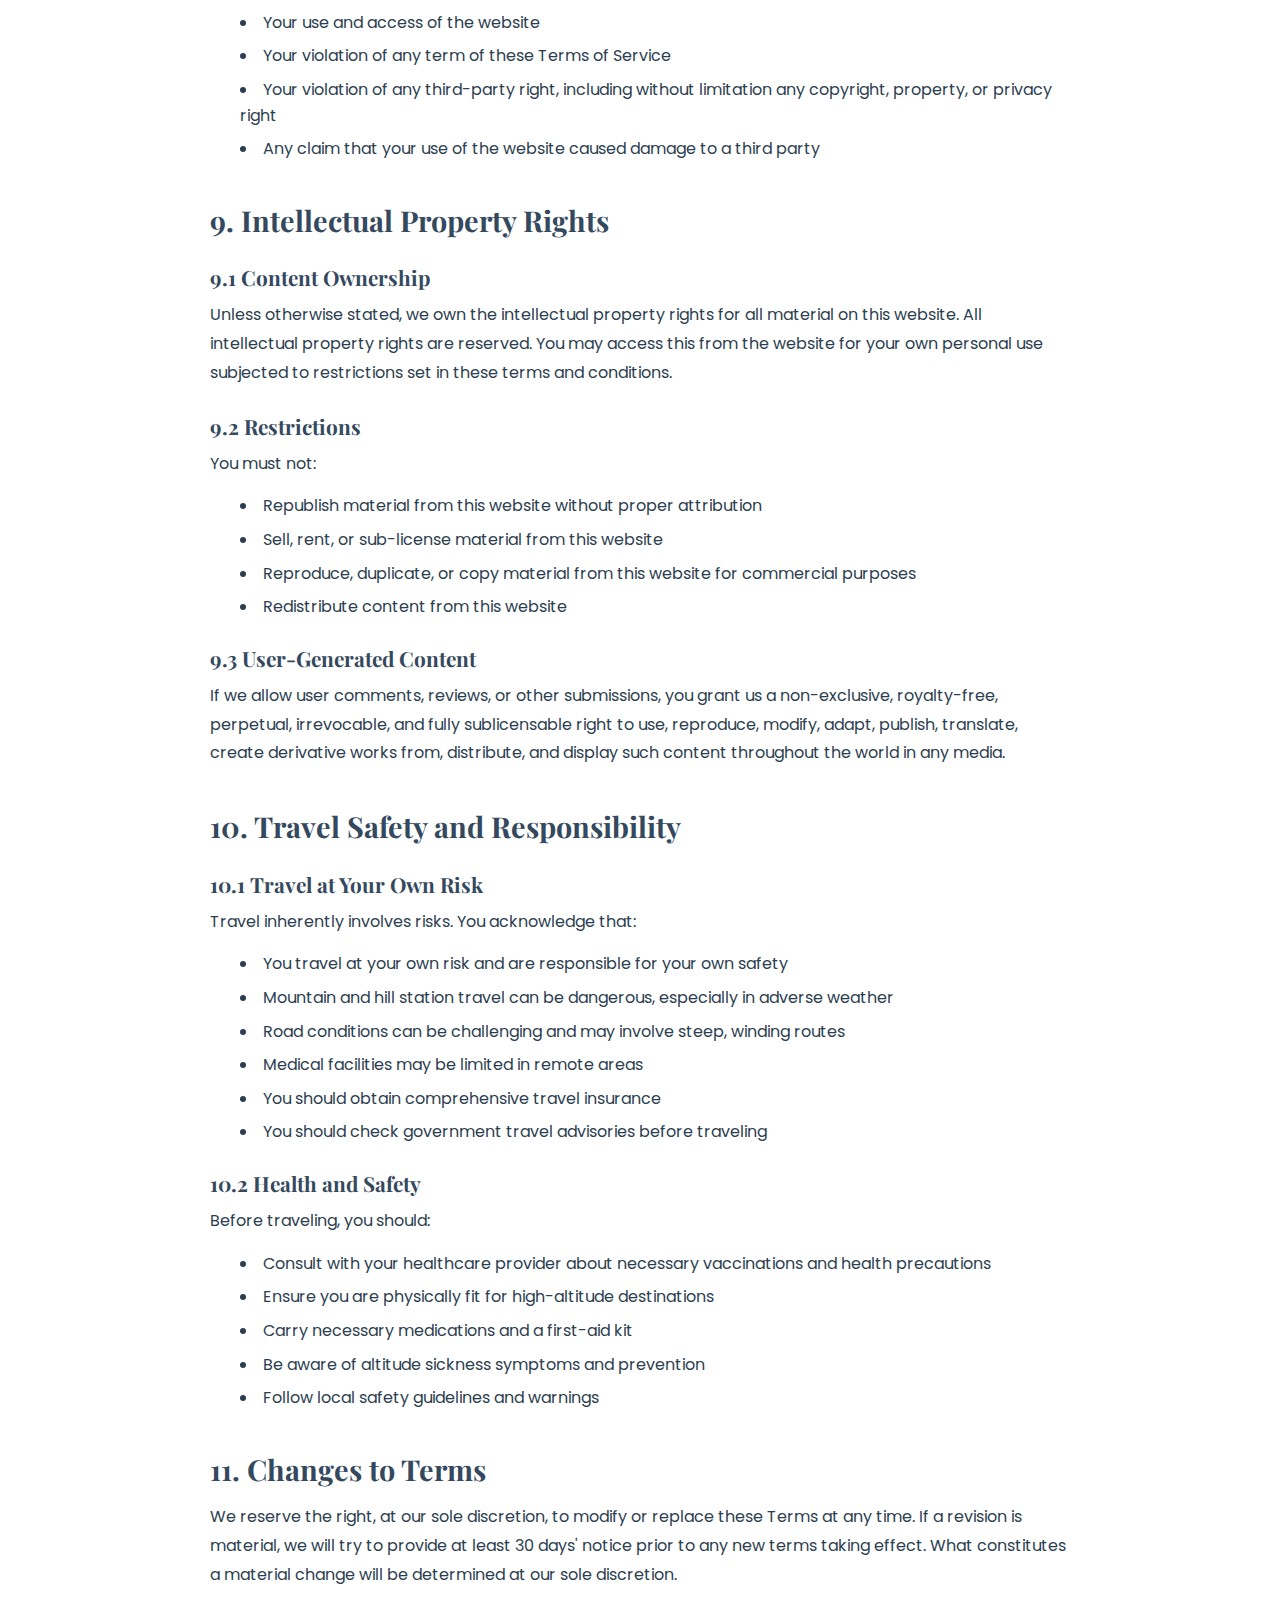
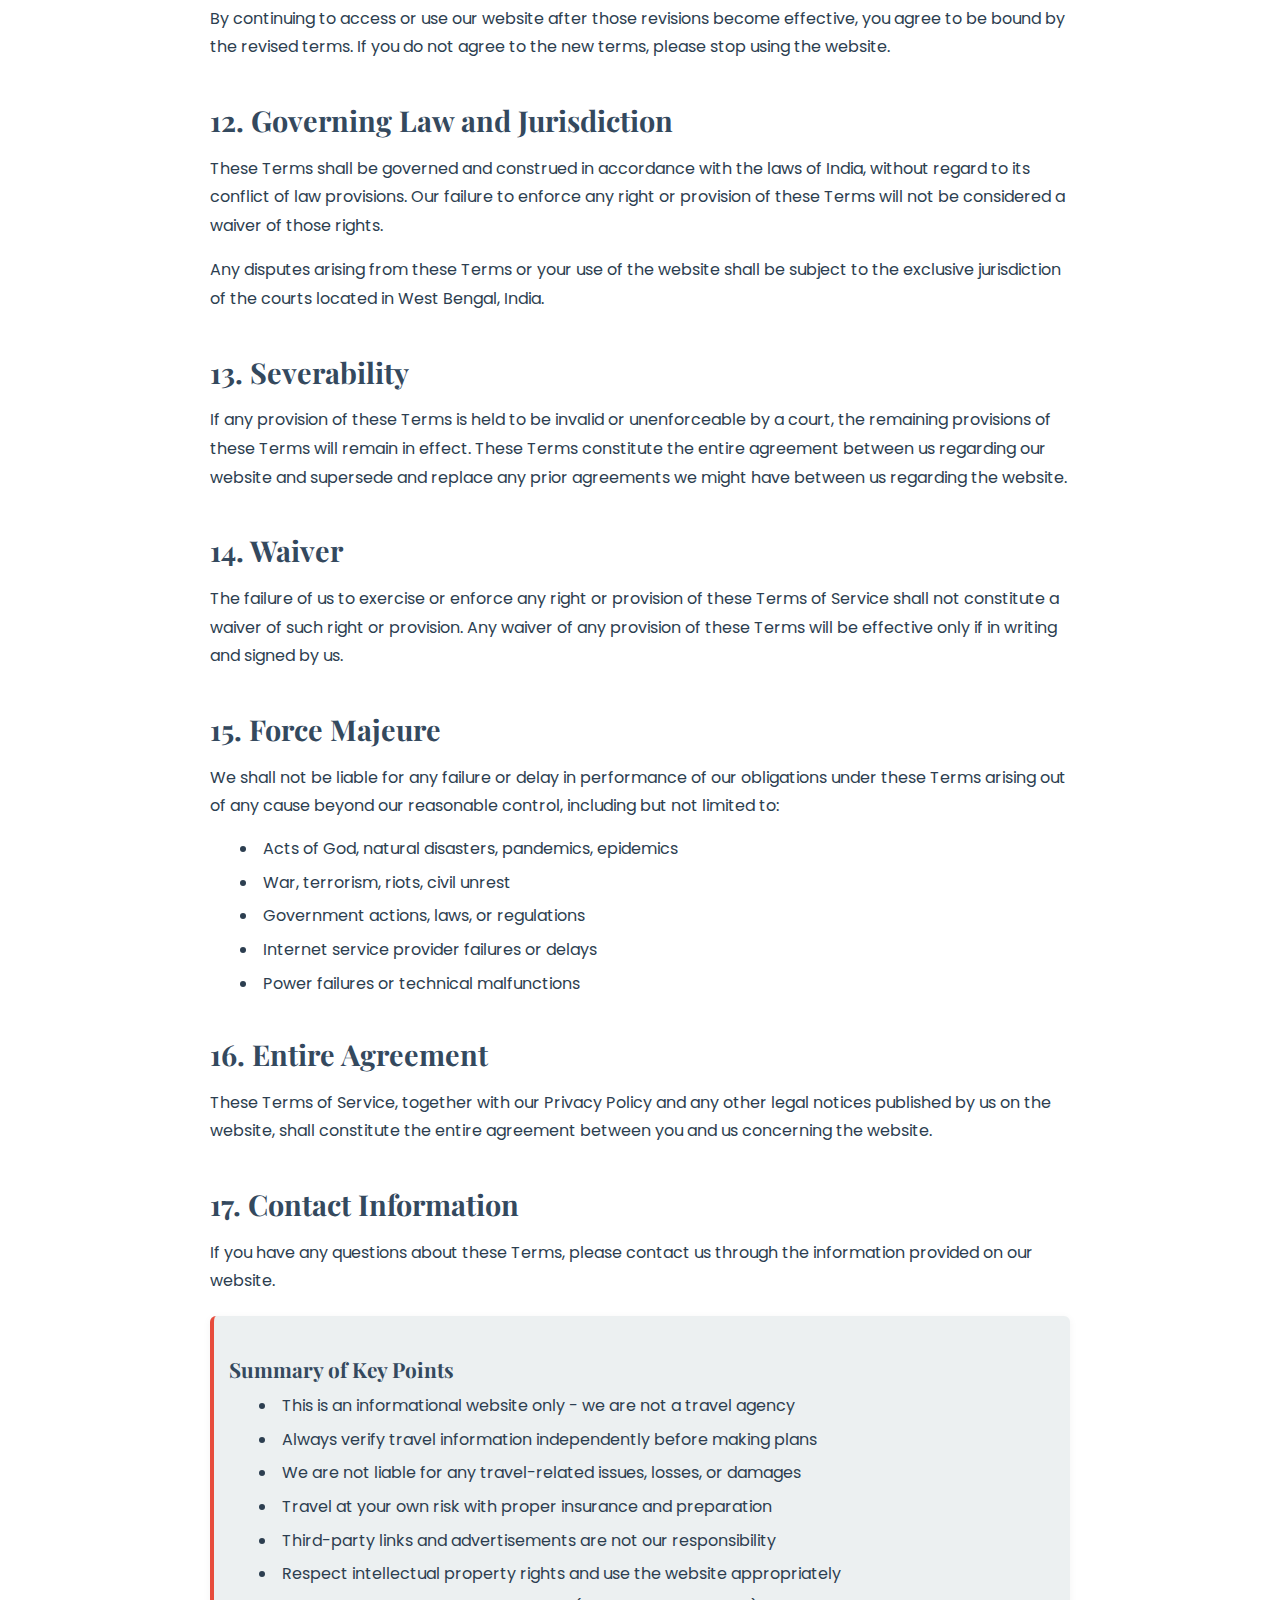
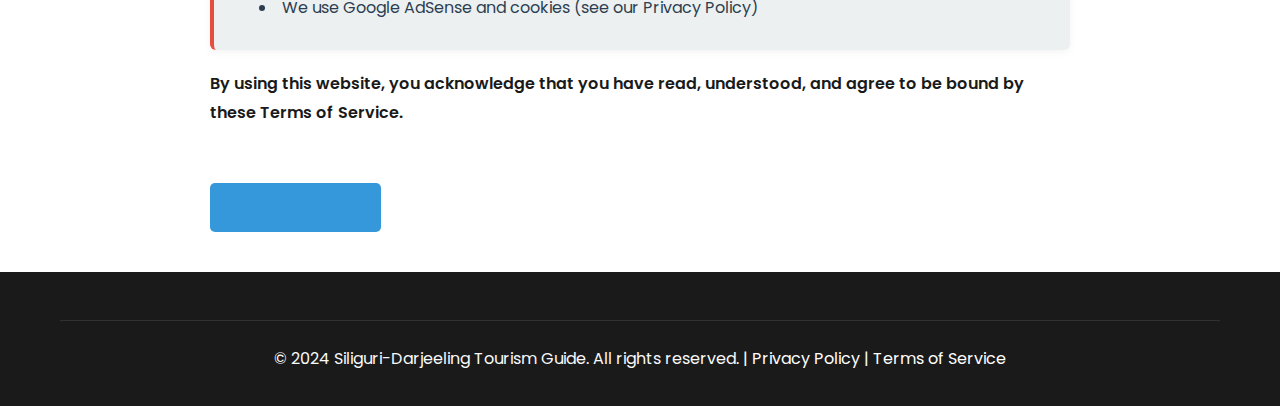
<file: terms-of-service.html>
<!DOCTYPE html>
<html lang="en">
<head>
    <meta charset="UTF-8">
    <meta name="viewport" content="width=device-width, initial-scale=1.0">
    <title>Terms of Service - Siliguri & Darjeeling Tourism Guide</title>
    <link rel="stylesheet" href="styles.css">
    <link rel="preconnect" href="https://fonts.googleapis.com">
    <link rel="preconnect" href="https://fonts.gstatic.com" crossorigin>
    <link href="https://fonts.googleapis.com/css2?family=Playfair+Display:wght@400;700&family=Poppins:wght@300;400;600;700&display=swap" rel="stylesheet">
    <style>
        .terms-page {
            padding: 80px 20px 40px;
            max-width: 900px;
            margin: 0 auto;
            line-height: 1.8;
        }
        .terms-page h1 {
            font-size: 2.5rem;
            color: #2c3e50;
            margin-bottom: 10px;
            font-family: 'Playfair Display', serif;
        }
        .terms-page .last-updated {
            color: #7f8c8d;
            font-size: 0.9rem;
            margin-bottom: 30px;
        }
        .terms-page h2 {
            font-size: 1.8rem;
            color: #34495e;
            margin-top: 40px;
            margin-bottom: 15px;
            font-family: 'Playfair Display', serif;
        }
        .terms-page h3 {
            font-size: 1.3rem;
            color: #34495e;
            margin-top: 25px;
            margin-bottom: 10px;
        }
        .terms-page p {
            margin-bottom: 15px;
            color: #2c3e50;
        }
        .terms-page ul, .terms-page ol {
            margin-bottom: 15px;
            padding-left: 30px;
        }
        .terms-page li {
            margin-bottom: 8px;
            color: #2c3e50;
        }
        .terms-page a {
            color: #3498db;
            text-decoration: none;
        }
        .terms-page a:hover {
            text-decoration: underline;
        }
        .terms-page .highlight-box {
            background: #ecf0f1;
            padding: 15px;
            border-left: 4px solid #e74c3c;
            margin: 20px 0;
        }
        .back-link {
            display: inline-block;
            margin-top: 40px;
            padding: 10px 20px;
            background: #3498db;
            color: white;
            text-decoration: none;
            border-radius: 5px;
        }
        .back-link:hover {
            background: #2980b9;
            text-decoration: none;
        }
    </style>
</head>
<body>
    <div class="terms-page">
        <h1>Terms of Service</h1>
        <p class="last-updated"><strong>Last Updated:</strong> December 23, 2025</p>

        <p>Welcome to Siliguri & Darjeeling Tourism Guide. These Terms of Service ("Terms") govern your access to and use of our website. By accessing or using our website, you agree to be bound by these Terms. If you disagree with any part of these Terms, you may not access our website.</p>

        <h2>1. Acceptance of Terms</h2>
        <p>By accessing and using this website, you accept and agree to be bound by the terms and provision of this agreement. Additionally, when using this website's particular services, you shall be subject to any posted guidelines or rules applicable to such services.</p>

        <h2>2. Use License</h2>
        
        <h3>2.1 Permission is granted to:</h3>
        <ul>
            <li>Temporarily download one copy of the materials (information or software) on our website for personal, non-commercial transitory viewing only</li>
            <li>Use the travel information provided for planning your personal trips</li>
            <li>Share links to our content on social media platforms</li>
        </ul>

        <h3>2.2 This is the grant of a license, not a transfer of title, and under this license you may not:</h3>
        <ul>
            <li>Modify or copy the materials</li>
            <li>Use the materials for any commercial purpose or for any public display (commercial or non-commercial)</li>
            <li>Attempt to decompile or reverse engineer any software contained on our website</li>
            <li>Remove any copyright or other proprietary notations from the materials</li>
            <li>Transfer the materials to another person or "mirror" the materials on any other server</li>
            <li>Republish content without permission</li>
        </ul>

        <p>This license shall automatically terminate if you violate any of these restrictions and may be terminated by us at any time.</p>

        <h2>3. Website Content and Information</h2>

        <h3>3.1 Informational Purpose</h3>
        <p>The information provided on this website is for general informational and educational purposes only. While we strive to keep the information up to date and correct, we make no representations or warranties of any kind, express or implied, about:</p>
        <ul>
            <li>The completeness, accuracy, reliability, suitability or availability of the website or the information, products, services, or related graphics contained on the website</li>
            <li>Current prices, hotel availability, or travel conditions</li>
            <li>Weather conditions, road conditions, or accessibility of destinations</li>
            <li>Operating hours, ticket prices, or permit requirements</li>
        </ul>

        <div class="highlight-box">
            <p><strong>Important Disclaimer:</strong> Travel information, prices, availability, and conditions change frequently. Always verify details with official sources, hotels, transport providers, and local tourism authorities before making travel plans or bookings.</p>
        </div>

        <h3>3.2 No Travel Agency</h3>
        <p>This website is an informational guide only. We are not a travel agency, tour operator, hotel booking service, or transportation provider. We do not:</p>
        <ul>
            <li>Make reservations or bookings</li>
            <li>Sell travel packages or services</li>
            <li>Act as an intermediary between you and service providers</li>
            <li>Handle payments for travel services</li>
            <li>Provide travel insurance</li>
        </ul>

        <h2>4. Third-Party Links and Services</h2>

        <h3>4.1 External Links</h3>
        <p>Our website may contain links to third-party websites or services (including but not limited to hotel booking sites, tourism boards, transportation services, and government websites) that are not owned or controlled by us.</p>

        <p>We have no control over, and assume no responsibility for, the content, privacy policies, or practices of any third-party websites or services. You acknowledge and agree that we shall not be responsible or liable, directly or indirectly, for any damage or loss caused or alleged to be caused by or in connection with the use of or reliance on any such content, goods, or services available on or through any such websites or services.</p>

        <h3>4.2 Advertising and Google AdSense</h3>
        <p>This website displays advertisements served by Google AdSense and potentially other third-party advertising networks. These advertisers may use cookies and web beacons to collect information about your visits to this and other websites to provide advertisements about goods and services of interest to you.</p>

        <p>We do not control the content of advertisements displayed on our website. The appearance of an advertisement on our website does not constitute an endorsement or recommendation of the advertiser or their products/services.</p>

        <h2>5. User Responsibilities</h2>

        <h3>5.1 Your Obligations</h3>
        <p>When using our website, you agree to:</p>
        <ul>
            <li>Verify all travel information independently before making plans</li>
            <li>Check current travel advisories, weather conditions, and safety alerts</li>
            <li>Obtain necessary permits, visas, and documents required for travel</li>
            <li>Ensure you have adequate travel insurance</li>
            <li>Follow local laws, regulations, and customs</li>
            <li>Use the website in compliance with all applicable laws and regulations</li>
            <li>Not use the website for any illegal or unauthorized purpose</li>
            <li>Not transmit any malicious code, viruses, or harmful materials</li>
        </ul>

        <h3>5.2 Prohibited Uses</h3>
        <p>You may not use our website to:</p>
        <ul>
            <li>Violate any local, state, national, or international law</li>
            <li>Infringe upon or violate our intellectual property rights or the intellectual property rights of others</li>
            <li>Harass, abuse, insult, harm, defame, slander, disparage, intimidate, or discriminate</li>
            <li>Submit false or misleading information</li>
            <li>Upload or transmit viruses or any other type of malicious code</li>
            <li>Collect or track the personal information of others</li>
            <li>Spam, phish, pharm, pretext, spider, crawl, or scrape</li>
            <li>Interfere with or circumvent the security features of the website</li>
        </ul>

        <h2>6. Disclaimer of Warranties</h2>

        <h3>6.1 "As Is" Basis</h3>
        <p>Your use of the website is at your sole risk. The website is provided on an "AS IS" and "AS AVAILABLE" basis. The website is provided without warranties of any kind, whether express or implied, including, but not limited to:</p>
        <ul>
            <li>Implied warranties of merchantability</li>
            <li>Fitness for a particular purpose</li>
            <li>Non-infringement</li>
            <li>Accuracy, reliability, or completeness of content</li>
        </ul>

        <h3>6.2 No Guarantee</h3>
        <p>We do not warrant that:</p>
        <ul>
            <li>The website will function uninterrupted, secure, or available at any particular time or location</li>
            <li>Any errors or defects will be corrected</li>
            <li>The website is free of viruses or other harmful components</li>
            <li>The results of using the website will meet your requirements</li>
            <li>The information provided is current, complete, or accurate</li>
        </ul>

        <h2>7. Limitation of Liability</h2>

        <div class="highlight-box">
            <p><strong>Important:</strong> Please read this section carefully as it limits our liability.</p>
        </div>

        <p>To the maximum extent permitted by applicable law, in no event shall Siliguri & Darjeeling Tourism Guide, its affiliates, agents, directors, employees, suppliers, or licensors be liable for any indirect, punitive, incidental, special, consequential, or exemplary damages, including without limitation:</p>
        <ul>
            <li>Damages for loss of profits, goodwill, use, or data</li>
            <li>Service interruption, computer damage, or system failure</li>
            <li>Cost of substitute goods or services</li>
            <li>Personal injury or property damage</li>
            <li>Travel-related losses or expenses</li>
            <li>Missed connections, delays, or cancellations</li>
            <li>Theft, loss, or damage to property</li>
            <li>Accidents or injuries during travel</li>
        </ul>

        <p>This limitation applies whether the alleged liability is based on contract, tort, negligence, strict liability, or any other basis, even if we have been advised of the possibility of such damage.</p>

        <h2>8. Indemnification</h2>

        <p>You agree to defend, indemnify, and hold harmless Siliguri & Darjeeling Tourism Guide and its licensee and licensors, and their employees, contractors, agents, officers, and directors, from and against any and all claims, damages, obligations, losses, liabilities, costs, or debt, and expenses (including but not limited to attorney's fees) arising from:</p>
        <ul>
            <li>Your use and access of the website</li>
            <li>Your violation of any term of these Terms of Service</li>
            <li>Your violation of any third-party right, including without limitation any copyright, property, or privacy right</li>
            <li>Any claim that your use of the website caused damage to a third party</li>
        </ul>

        <h2>9. Intellectual Property Rights</h2>

        <h3>9.1 Content Ownership</h3>
        <p>Unless otherwise stated, we own the intellectual property rights for all material on this website. All intellectual property rights are reserved. You may access this from the website for your own personal use subjected to restrictions set in these terms and conditions.</p>

        <h3>9.2 Restrictions</h3>
        <p>You must not:</p>
        <ul>
            <li>Republish material from this website without proper attribution</li>
            <li>Sell, rent, or sub-license material from this website</li>
            <li>Reproduce, duplicate, or copy material from this website for commercial purposes</li>
            <li>Redistribute content from this website</li>
        </ul>

        <h3>9.3 User-Generated Content</h3>
        <p>If we allow user comments, reviews, or other submissions, you grant us a non-exclusive, royalty-free, perpetual, irrevocable, and fully sublicensable right to use, reproduce, modify, adapt, publish, translate, create derivative works from, distribute, and display such content throughout the world in any media.</p>

        <h2>10. Travel Safety and Responsibility</h2>

        <h3>10.1 Travel at Your Own Risk</h3>
        <p>Travel inherently involves risks. You acknowledge that:</p>
        <ul>
            <li>You travel at your own risk and are responsible for your own safety</li>
            <li>Mountain and hill station travel can be dangerous, especially in adverse weather</li>
            <li>Road conditions can be challenging and may involve steep, winding routes</li>
            <li>Medical facilities may be limited in remote areas</li>
            <li>You should obtain comprehensive travel insurance</li>
            <li>You should check government travel advisories before traveling</li>
        </ul>

        <h3>10.2 Health and Safety</h3>
        <p>Before traveling, you should:</p>
        <ul>
            <li>Consult with your healthcare provider about necessary vaccinations and health precautions</li>
            <li>Ensure you are physically fit for high-altitude destinations</li>
            <li>Carry necessary medications and a first-aid kit</li>
            <li>Be aware of altitude sickness symptoms and prevention</li>
            <li>Follow local safety guidelines and warnings</li>
        </ul>

        <h2>11. Changes to Terms</h2>

        <p>We reserve the right, at our sole discretion, to modify or replace these Terms at any time. If a revision is material, we will try to provide at least 30 days' notice prior to any new terms taking effect. What constitutes a material change will be determined at our sole discretion.</p>

        <p>By continuing to access or use our website after those revisions become effective, you agree to be bound by the revised terms. If you do not agree to the new terms, please stop using the website.</p>

        <h2>12. Governing Law and Jurisdiction</h2>

        <p>These Terms shall be governed and construed in accordance with the laws of India, without regard to its conflict of law provisions. Our failure to enforce any right or provision of these Terms will not be considered a waiver of those rights.</p>

        <p>Any disputes arising from these Terms or your use of the website shall be subject to the exclusive jurisdiction of the courts located in West Bengal, India.</p>

        <h2>13. Severability</h2>

        <p>If any provision of these Terms is held to be invalid or unenforceable by a court, the remaining provisions of these Terms will remain in effect. These Terms constitute the entire agreement between us regarding our website and supersede and replace any prior agreements we might have between us regarding the website.</p>

        <h2>14. Waiver</h2>

        <p>The failure of us to exercise or enforce any right or provision of these Terms of Service shall not constitute a waiver of such right or provision. Any waiver of any provision of these Terms will be effective only if in writing and signed by us.</p>

        <h2>15. Force Majeure</h2>

        <p>We shall not be liable for any failure or delay in performance of our obligations under these Terms arising out of any cause beyond our reasonable control, including but not limited to:</p>
        <ul>
            <li>Acts of God, natural disasters, pandemics, epidemics</li>
            <li>War, terrorism, riots, civil unrest</li>
            <li>Government actions, laws, or regulations</li>
            <li>Internet service provider failures or delays</li>
            <li>Power failures or technical malfunctions</li>
        </ul>

        <h2>16. Entire Agreement</h2>

        <p>These Terms of Service, together with our Privacy Policy and any other legal notices published by us on the website, shall constitute the entire agreement between you and us concerning the website.</p>

        <h2>17. Contact Information</h2>

        <p>If you have any questions about these Terms, please contact us through the information provided on our website.</p>

        <div class="highlight-box">
            <h3>Summary of Key Points</h3>
            <ul>
                <li>This is an informational website only - we are not a travel agency</li>
                <li>Always verify travel information independently before making plans</li>
                <li>We are not liable for any travel-related issues, losses, or damages</li>
                <li>Travel at your own risk with proper insurance and preparation</li>
                <li>Third-party links and advertisements are not our responsibility</li>
                <li>Respect intellectual property rights and use the website appropriately</li>
                <li>We use Google AdSense and cookies (see our Privacy Policy)</li>
            </ul>
        </div>

        <p><strong>By using this website, you acknowledge that you have read, understood, and agree to be bound by these Terms of Service.</strong></p>

        <a href="index.html" class="back-link">← Back to Home</a>
    </div>

    <footer class="footer">
        <div class="container">
            <div class="footer-bottom">
                <p>&copy; 2024 Siliguri-Darjeeling Tourism Guide. All rights reserved. | <a href="privacy-policy.html" style="color: white;">Privacy Policy</a> | <a href="terms-of-service.html" style="color: white;">Terms of Service</a></p>
            </div>
        </div>
    </footer>
</body>
</html>
</file>
<file: styles.css>
/* ========================================
   SILIGURI-DARJEELING TOURISM BLOG STYLES
   Modern, Responsive, Professional Design
   ======================================== */

/* ========================================
   CSS Variables for Consistent Theming
   ======================================== */
:root {
    --primary-color: #2c5f2d;
    --secondary-color: #97b339;
    --accent-color: #f4a261;
    --dark-color: #1a1a1a;
    --light-color: #f8f9fa;
    --text-color: #333;
    --text-light: #666;
    --white: #ffffff;
    --shadow: 0 2px 15px rgba(0, 0, 0, 0.1);
    --shadow-hover: 0 5px 25px rgba(0, 0, 0, 0.15);
    --border-radius: 12px;
    --transition: all 0.3s ease;
    --gradient-primary: linear-gradient(135deg, #2c5f2d 0%, #97b339 100%);
    --gradient-hero: linear-gradient(135deg, rgba(44, 95, 45, 0.95) 0%, rgba(151, 179, 57, 0.9) 100%);
}

/* ========================================
   Base Styles & Reset
   ======================================== */
* {
    margin: 0;
    padding: 0;
    box-sizing: border-box;
}

html {
    scroll-behavior: smooth;
    font-size: 16px;
}

body {
    font-family: 'Poppins', -apple-system, BlinkMacSystemFont, 'Segoe UI', Roboto, Oxygen, Ubuntu, Cantarell, sans-serif;
    line-height: 1.7;
    color: var(--text-color);
    background-color: var(--white);
    overflow-x: hidden;
}

/* ========================================
   Typography
   ======================================== */
h1, h2, h3, h4, h5, h6 {
    font-family: 'Playfair Display', Georgia, serif;
    font-weight: 700;
    line-height: 1.3;
    margin-bottom: 1rem;
    color: var(--dark-color);
}

h1 { font-size: 2.5rem; }
h2 { font-size: 2rem; }
h3 { font-size: 1.5rem; }
h4 { font-size: 1.25rem; }
h5 { font-size: 1.1rem; }
h6 { font-size: 1rem; }

p {
    margin-bottom: 1rem;
    line-height: 1.8;
}

a {
    text-decoration: none;
    color: var(--primary-color);
    transition: var(--transition);
}

a:hover {
    color: var(--secondary-color);
}

ul {
    list-style-position: inside;
    margin-bottom: 1rem;
}

ul li {
    margin-bottom: 0.5rem;
    line-height: 1.6;
}

strong {
    font-weight: 600;
    color: var(--dark-color);
}

/* ========================================
   Container & Layout
   ======================================== */
.container {
    max-width: 1200px;
    margin: 0 auto;
    padding: 0 20px;
    width: 100%;
}

.section {
    padding: 80px 0;
}

.section-title {
    font-size: 2.5rem;
    text-align: center;
    margin-bottom: 1rem;
    color: var(--primary-color);
    position: relative;
    padding-bottom: 20px;
}

.section-title::after {
    content: '';
    position: absolute;
    bottom: 0;
    left: 50%;
    transform: translateX(-50%);
    width: 80px;
    height: 4px;
    background: var(--gradient-primary);
    border-radius: 2px;
}

.section-subtitle {
    text-align: center;
    font-size: 1.1rem;
    color: var(--text-light);
    margin-bottom: 3rem;
    max-width: 700px;
    margin-left: auto;
    margin-right: auto;
}

/* ========================================
   Navigation Bar
   ======================================== */
.navbar {
    background: var(--white);
    padding: 1rem 0;
    position: fixed;
    top: 0;
    left: 0;
    right: 0;
    z-index: 1000;
    box-shadow: var(--shadow);
    transition: var(--transition);
}

.navbar .container {
    display: flex;
    justify-content: space-between;
    align-items: center;
}

.nav-brand h1 {
    font-size: 1.5rem;
    color: var(--primary-color);
    margin: 0;
}

.nav-menu {
    display: flex;
    list-style: none;
    gap: 2rem;
    margin: 0;
}

.nav-menu li a {
    font-weight: 500;
    font-size: 0.95rem;
    padding: 0.5rem 0;
    position: relative;
    color: var(--text-color);
}

.nav-menu li a::after {
    content: '';
    position: absolute;
    bottom: 0;
    left: 0;
    width: 0;
    height: 2px;
    background: var(--primary-color);
    transition: var(--transition);
}

.nav-menu li a:hover::after {
    width: 100%;
}

.mobile-menu-toggle {
    display: none;
    flex-direction: column;
    background: none;
    border: none;
    cursor: pointer;
    padding: 0.5rem;
}

.mobile-menu-toggle span {
    width: 25px;
    height: 3px;
    background: var(--primary-color);
    margin: 3px 0;
    transition: var(--transition);
    border-radius: 2px;
}

/* ========================================
   Hero Section
   ======================================== */
.hero {
    background: var(--gradient-hero),
                url('data:image/svg+xml,<svg xmlns="http://www.w3.org/2000/svg" viewBox="0 0 1200 600"><defs><pattern id="grid" width="40" height="40" patternUnits="userSpaceOnUse"><path d="M 40 0 L 0 0 0 40" fill="none" stroke="rgba(255,255,255,0.03)" stroke-width="1"/></pattern></defs><rect fill="url(%23grid)" width="100%" height="100%"/></svg>');
    background-size: cover;
    background-position: center;
    background-attachment: fixed;
    min-height: 100vh;
    display: flex;
    flex-direction: column;
    position: relative;
    padding-top: 70px;
}

.hero-content {
    flex: 1;
    display: flex;
    align-items: center;
    justify-content: center;
    text-align: center;
    padding: 2rem;
}

.hero-title {
    font-size: 3.5rem;
    color: var(--white);
    margin-bottom: 1rem;
    text-shadow: 2px 2px 8px rgba(0, 0, 0, 0.3);
    animation: fadeInUp 1s ease;
}

.hero-subtitle {
    font-size: 1.3rem;
    color: var(--white);
    margin-bottom: 2rem;
    text-shadow: 1px 1px 4px rgba(0, 0, 0, 0.3);
    animation: fadeInUp 1.2s ease;
}

@keyframes fadeInUp {
    from {
        opacity: 0;
        transform: translateY(30px);
    }
    to {
        opacity: 1;
        transform: translateY(0);
    }
}

.cta-button {
    display: inline-block;
    padding: 1rem 2.5rem;
    background: var(--white);
    color: var(--primary-color);
    font-weight: 600;
    font-size: 1.1rem;
    border-radius: 50px;
    box-shadow: 0 4px 15px rgba(0, 0, 0, 0.2);
    transition: var(--transition);
    animation: fadeInUp 1.4s ease;
}

.cta-button:hover {
    transform: translateY(-3px);
    box-shadow: 0 6px 20px rgba(0, 0, 0, 0.3);
    color: var(--primary-color);
}

/* ========================================
   Overview Section
   ======================================== */
.overview-section {
    background: var(--light-color);
}

.intro-content {
    max-width: 900px;
    margin: 0 auto;
}

.lead-text {
    font-size: 1.2rem;
    line-height: 1.9;
    color: var(--text-color);
    margin-bottom: 1.5rem;
}

/* ========================================
   Getting There Section
   ======================================== */
.getting-there-section {
    background: var(--white);
}

.transport-grid {
    display: grid;
    grid-template-columns: repeat(auto-fit, minmax(320px, 1fr));
    gap: 2rem;
    margin-top: 3rem;
}

.transport-card {
    background: var(--white);
    border-radius: var(--border-radius);
    padding: 2rem;
    box-shadow: var(--shadow);
    transition: var(--transition);
    border-top: 4px solid var(--primary-color);
}

.transport-card:hover {
    transform: translateY(-5px);
    box-shadow: var(--shadow-hover);
}

.transport-icon {
    font-size: 3rem;
    margin-bottom: 1rem;
    display: block;
}

.transport-card h3 {
    color: var(--primary-color);
    margin-bottom: 1rem;
    font-size: 1.5rem;
}

.transport-details {
    list-style: none;
    margin-top: 1rem;
}

.transport-details li {
    padding: 0.5rem 0;
    padding-left: 1.5rem;
    position: relative;
}

.transport-details li::before {
    content: '✓';
    position: absolute;
    left: 0;
    color: var(--secondary-color);
    font-weight: bold;
}

/* ========================================
   Destinations Section
   ======================================== */
.destinations-section {
    background: var(--light-color);
}

.destination-cards {
    display: grid;
    grid-template-columns: repeat(auto-fit, minmax(350px, 1fr));
    gap: 2.5rem;
    margin-top: 3rem;
}

.destination-card {
    background: var(--white);
    border-radius: var(--border-radius);
    overflow: hidden;
    box-shadow: var(--shadow);
    transition: var(--transition);
    display: flex;
    flex-direction: column;
}

.destination-card:hover {
    transform: translateY(-8px);
    box-shadow: var(--shadow-hover);
}

.destination-card.featured {
    border: 2px solid var(--accent-color);
}

.destination-image {
    background: var(--gradient-primary);
    padding: 3rem;
    text-align: center;
    position: relative;
}

.destination-icon {
    font-size: 4rem;
    filter: brightness(0) invert(1);
}

.destination-badge {
    position: absolute;
    top: 1rem;
    right: 1rem;
    background: var(--accent-color);
    color: var(--white);
    padding: 0.4rem 1rem;
    border-radius: 20px;
    font-size: 0.85rem;
    font-weight: 600;
}

.destination-content {
    padding: 2rem;
    flex: 1;
}

.destination-card h3 {
    color: var(--primary-color);
    margin-bottom: 0.5rem;
    font-size: 1.6rem;
}

.destination-distance {
    color: var(--text-light);
    font-size: 0.9rem;
    margin-bottom: 1rem;
    font-weight: 500;
}

.destination-description {
    line-height: 1.8;
    margin-bottom: 1.5rem;
}

.destination-highlights {
    margin-top: 1.5rem;
}

.destination-highlights h4 {
    color: var(--primary-color);
    margin-bottom: 0.8rem;
    font-size: 1.1rem;
}

.destination-highlights ul {
    list-style: none;
}

.destination-highlights ul li {
    padding: 0.4rem 0;
    padding-left: 1.5rem;
    position: relative;
    line-height: 1.6;
}

.destination-highlights ul li::before {
    content: '▸';
    position: absolute;
    left: 0;
    color: var(--secondary-color);
    font-weight: bold;
}

.nested-list {
    margin-left: 1.5rem;
    margin-top: 0.5rem;
}

.destination-tips {
    margin-top: 1.5rem;
    padding-top: 1rem;
    border-top: 2px solid var(--light-color);
}

.destination-tips p {
    margin-bottom: 0.5rem;
    font-size: 0.95rem;
}

/* ========================================
   Famous For Section
   ======================================== */
.famous-section {
    background: var(--white);
}

.famous-grid {
    display: grid;
    grid-template-columns: repeat(auto-fit, minmax(320px, 1fr));
    gap: 2.5rem;
    margin-top: 3rem;
}

.famous-card {
    background: var(--light-color);
    border-radius: var(--border-radius);
    padding: 2.5rem;
    transition: var(--transition);
    border-left: 5px solid var(--primary-color);
}

.famous-card:hover {
    transform: translateX(10px);
    box-shadow: var(--shadow-hover);
}

.famous-icon {
    font-size: 3.5rem;
    margin-bottom: 1rem;
    display: block;
}

.famous-card h3 {
    color: var(--primary-color);
    margin-bottom: 1rem;
    font-size: 1.6rem;
}

.famous-content h4 {
    color: var(--dark-color);
    margin-top: 1.5rem;
    margin-bottom: 0.8rem;
    font-size: 1.1rem;
}

.famous-content ul {
    list-style: none;
}

.famous-content ul li {
    padding: 0.4rem 0;
    padding-left: 1.5rem;
    position: relative;
}

.famous-content ul li::before {
    content: '●';
    position: absolute;
    left: 0;
    color: var(--secondary-color);
}

.highlight-box {
    background: var(--white);
    border-left: 4px solid var(--accent-color);
    padding: 1.2rem;
    margin-top: 1.5rem;
    border-radius: 6px;
    box-shadow: 0 2px 8px rgba(0, 0, 0, 0.05);
}

/* ========================================
   Travel Tips Section
   ======================================== */
.travel-tips-section {
    background: var(--light-color);
}

.tips-grid {
    display: grid;
    grid-template-columns: repeat(auto-fit, minmax(300px, 1fr));
    gap: 2rem;
    margin-top: 3rem;
}

.tip-card {
    background: var(--white);
    border-radius: var(--border-radius);
    padding: 2rem;
    box-shadow: var(--shadow);
    transition: var(--transition);
}

.tip-card:hover {
    transform: translateY(-5px);
    box-shadow: var(--shadow-hover);
}

.tip-card h3 {
    color: var(--primary-color);
    margin-bottom: 1.2rem;
    font-size: 1.3rem;
    display: flex;
    align-items: center;
    gap: 0.5rem;
}

.tip-card ul {
    list-style: none;
}

.tip-card ul li {
    padding: 0.5rem 0;
    padding-left: 1.5rem;
    position: relative;
}

.tip-card ul li::before {
    content: '→';
    position: absolute;
    left: 0;
    color: var(--secondary-color);
    font-weight: bold;
}

/* ========================================
   Itinerary Section
   ======================================== */
.itinerary-section {
    background: var(--white);
}

.itinerary-cards {
    display: grid;
    grid-template-columns: repeat(auto-fit, minmax(320px, 1fr));
    gap: 2rem;
    margin-top: 3rem;
}

.itinerary-card {
    background: linear-gradient(135deg, #f5f7fa 0%, #c3cfe2 100%);
    border-radius: var(--border-radius);
    padding: 2rem;
    box-shadow: var(--shadow);
    transition: var(--transition);
}

.itinerary-card:hover {
    transform: scale(1.03);
    box-shadow: var(--shadow-hover);
}

.itinerary-card h3 {
    color: var(--primary-color);
    margin-bottom: 1.5rem;
    font-size: 1.5rem;
}

.itinerary-list {
    list-style: none;
}

.itinerary-list li {
    padding: 0.8rem;
    margin-bottom: 0.8rem;
    background: var(--white);
    border-radius: 8px;
    box-shadow: 0 2px 5px rgba(0, 0, 0, 0.05);
    line-height: 1.6;
}

/* ========================================
   Infrastructure Section
   ======================================== */
.infrastructure-section {
    background: var(--light-color);
}

.infrastructure-content {
    max-width: 1000px;
    margin: 0 auto;
}

.development-grid {
    display: grid;
    grid-template-columns: repeat(auto-fit, minmax(280px, 1fr));
    gap: 2rem;
    margin-top: 2rem;
}

.development-card {
    background: var(--white);
    border-radius: var(--border-radius);
    padding: 2rem;
    box-shadow: var(--shadow);
    transition: var(--transition);
}

.development-card:hover {
    transform: translateY(-5px);
    box-shadow: var(--shadow-hover);
}

.development-card h3 {
    color: var(--primary-color);
    margin-bottom: 1rem;
    font-size: 1.3rem;
}

.development-card ul {
    list-style: none;
}

.development-card ul li {
    padding: 0.5rem 0;
    padding-left: 1.5rem;
    position: relative;
}

.development-card ul li::before {
    content: '✦';
    position: absolute;
    left: 0;
    color: var(--accent-color);
}

/* ========================================
   Call to Action Section
   ======================================== */
.cta-section {
    background: var(--gradient-primary);
    color: var(--white);
    text-align: center;
    padding: 5rem 0;
}

.cta-content h2 {
    color: var(--white);
    font-size: 2.5rem;
    margin-bottom: 1rem;
}

.cta-content p {
    font-size: 1.2rem;
    margin-bottom: 2rem;
}

.cta-buttons {
    display: flex;
    gap: 1rem;
    justify-content: center;
    flex-wrap: wrap;
}

.cta-button.primary {
    background: var(--white);
    color: var(--primary-color);
}

.cta-button.secondary {
    background: transparent;
    color: var(--white);
    border: 2px solid var(--white);
}

.cta-button.secondary:hover {
    background: var(--white);
    color: var(--primary-color);
}

/* ========================================
   Footer
   ======================================== */
.footer {
    background: var(--dark-color);
    color: var(--light-color);
    padding: 3rem 0 1rem;
}

.footer-content {
    display: grid;
    grid-template-columns: repeat(auto-fit, minmax(250px, 1fr));
    gap: 2rem;
    margin-bottom: 2rem;
}

.footer-section h3 {
    color: var(--white);
    margin-bottom: 1rem;
    font-size: 1.2rem;
}

.footer-section p {
    line-height: 1.8;
    color: var(--light-color);
}

.footer-section ul {
    list-style: none;
}

.footer-section ul li {
    margin-bottom: 0.5rem;
}

.footer-section ul li a {
    color: var(--light-color);
    transition: var(--transition);
}

.footer-section ul li a:hover {
    color: var(--secondary-color);
    padding-left: 5px;
}

.footer-bottom {
    border-top: 1px solid rgba(255, 255, 255, 0.1);
    padding-top: 1.5rem;
    text-align: center;
    color: var(--light-color);
}

/* ========================================
   Responsive Design - Tablet
   ======================================== */
@media (max-width: 992px) {
    .section {
        padding: 60px 0;
    }
    
    .section-title {
        font-size: 2rem;
    }
    
    .hero-title {
        font-size: 2.5rem;
    }
    
    .hero-subtitle {
        font-size: 1.1rem;
    }
    
    .nav-menu {
        gap: 1.5rem;
    }
    
    .transport-grid,
    .destination-cards,
    .famous-grid,
    .tips-grid {
        grid-template-columns: repeat(auto-fit, minmax(280px, 1fr));
    }
}

/* ========================================
   Responsive Design - Mobile
   ======================================== */
@media (max-width: 768px) {
    html {
        font-size: 14px;
    }
    
    .section {
        padding: 40px 0;
    }
    
    .container {
        padding: 0 15px;
    }
    
    .navbar .container {
        flex-wrap: wrap;
    }
    
    .nav-menu {
        display: none;
        width: 100%;
        flex-direction: column;
        gap: 0;
        margin-top: 1rem;
        background: var(--white);
        border-radius: 8px;
        box-shadow: var(--shadow);
        padding: 1rem;
    }
    
    .nav-menu.active {
        display: flex;
    }
    
    .nav-menu li {
        width: 100%;
        text-align: center;
        padding: 0.8rem 0;
        border-bottom: 1px solid var(--light-color);
    }
    
    .nav-menu li:last-child {
        border-bottom: none;
    }
    
    .mobile-menu-toggle {
        display: flex;
    }
    
    .mobile-menu-toggle.active span:nth-child(1) {
        transform: rotate(-45deg) translate(-5px, 6px);
    }
    
    .mobile-menu-toggle.active span:nth-child(2) {
        opacity: 0;
    }
    
    .mobile-menu-toggle.active span:nth-child(3) {
        transform: rotate(45deg) translate(-5px, -6px);
    }
    
    .hero-title {
        font-size: 2rem;
    }
    
    .hero-subtitle {
        font-size: 1rem;
    }
    
    .section-title {
        font-size: 1.8rem;
    }
    
    h1 { font-size: 2rem; }
    h2 { font-size: 1.6rem; }
    h3 { font-size: 1.3rem; }
    
    .transport-grid,
    .destination-cards,
    .famous-grid,
    .tips-grid,
    .itinerary-cards,
    .development-grid {
        grid-template-columns: 1fr;
        gap: 1.5rem;
    }
    
    .cta-buttons {
        flex-direction: column;
        align-items: stretch;
    }
    
    .cta-button {
        padding: 0.8rem 2rem;
    }
    
    .footer-content {
        grid-template-columns: 1fr;
        text-align: center;
    }
}

/* ========================================
   Accessibility & Performance
   ======================================== */
@media (prefers-reduced-motion: reduce) {
    *,
    *::before,
    *::after {
        animation-duration: 0.01ms !important;
        animation-iteration-count: 1 !important;
        transition-duration: 0.01ms !important;
        scroll-behavior: auto !important;
    }
}

/* Focus styles for accessibility */
a:focus,
button:focus {
    outline: 3px solid var(--accent-color);
    outline-offset: 2px;
}

/* Print styles */
@media print {
    .navbar,
    .hero,
    .cta-section,
    .footer {
        display: none;
    }
    
    .section {
        page-break-inside: avoid;
    }
}

/* ========================================
   Utilities
   ======================================== */
.text-center {
    text-align: center;
}

.mt-1 { margin-top: 1rem; }
.mt-2 { margin-top: 2rem; }
.mb-1 { margin-bottom: 1rem; }
.mb-2 { margin-bottom: 2rem; }

/* Loading Animation */
@keyframes pulse {
    0%, 100% {
        opacity: 1;
    }
    50% {
        opacity: 0.5;
    }
}

/* Smooth scroll offset for fixed navbar */
section {
    scroll-margin-top: 80px;
}
/* ========================================
   Cookie Consent Banner
   ======================================== */
#cookieConsentBanner {
    position: fixed;
    bottom: 0;
    left: 0;
    right: 0;
    background: linear-gradient(135deg, #2c3e50 0%, #34495e 100%);
    color: white;
    padding: 20px;
    box-shadow: 0 -4px 20px rgba(0, 0, 0, 0.3);
    z-index: 10000;
    animation: slideUp 0.5s ease-out;
    border-top: 3px solid #3498db;
}

.cookie-consent-content {
    max-width: 1200px;
    margin: 0 auto;
    display: flex;
    align-items: center;
    justify-content: space-between;
    gap: 20px;
    flex-wrap: wrap;
}

.cookie-consent-content p {
    flex: 1;
    margin: 0;
    font-size: 14px;
    line-height: 1.6;
    min-width: 280px;
}

.cookie-consent-buttons {
    display: flex;
    gap: 10px;
    flex-wrap: wrap;
}

.cookie-consent-buttons button,
.cookie-consent-buttons a {
    padding: 10px 20px;
    border: none;
    border-radius: 5px;
    font-size: 14px;
    font-weight: 600;
    cursor: pointer;
    transition: all 0.3s ease;
    text-decoration: none;
    display: inline-block;
    text-align: center;
}

.btn-accept {
    background: #4CAF50;
    color: white;
}

.btn-accept:hover {
    background: #45a049;
    transform: translateY(-2px);
    box-shadow: 0 4px 8px rgba(76, 175, 80, 0.3);
}

.btn-reject {
    background: #f44336;
    color: white;
}

.btn-reject:hover {
    background: #da190b;
    transform: translateY(-2px);
    box-shadow: 0 4px 8px rgba(244, 67, 54, 0.3);
}

.btn-manage {
    background: #2196F3;
    color: white;
}

.btn-manage:hover {
    background: #0b7dda;
    transform: translateY(-2px);
    box-shadow: 0 4px 8px rgba(33, 150, 243, 0.3);
}

@keyframes slideUp {
    from {
        transform: translateY(100%);
        opacity: 0;
    }
    to {
        transform: translateY(0);
        opacity: 1;
    }
}

@keyframes slideDown {
    from {
        transform: translateY(0);
        opacity: 1;
    }
    to {
        transform: translateY(100%);
        opacity: 0;
    }
}

/* Mobile responsiveness for cookie banner */
@media (max-width: 768px) {
    #cookieConsentBanner {
        padding: 15px;
    }
    
    .cookie-consent-content {
        flex-direction: column;
        text-align: center;
        gap: 15px;
    }
    
    .cookie-consent-content p {
        font-size: 13px;
    }
    
    .cookie-consent-buttons {
        justify-content: center;
        width: 100%;
    }
    
    .cookie-consent-buttons button,
    .cookie-consent-buttons a {
        flex: 1;
        min-width: 120px;
        padding: 8px 15px;
        font-size: 13px;
    }
}
</file>
